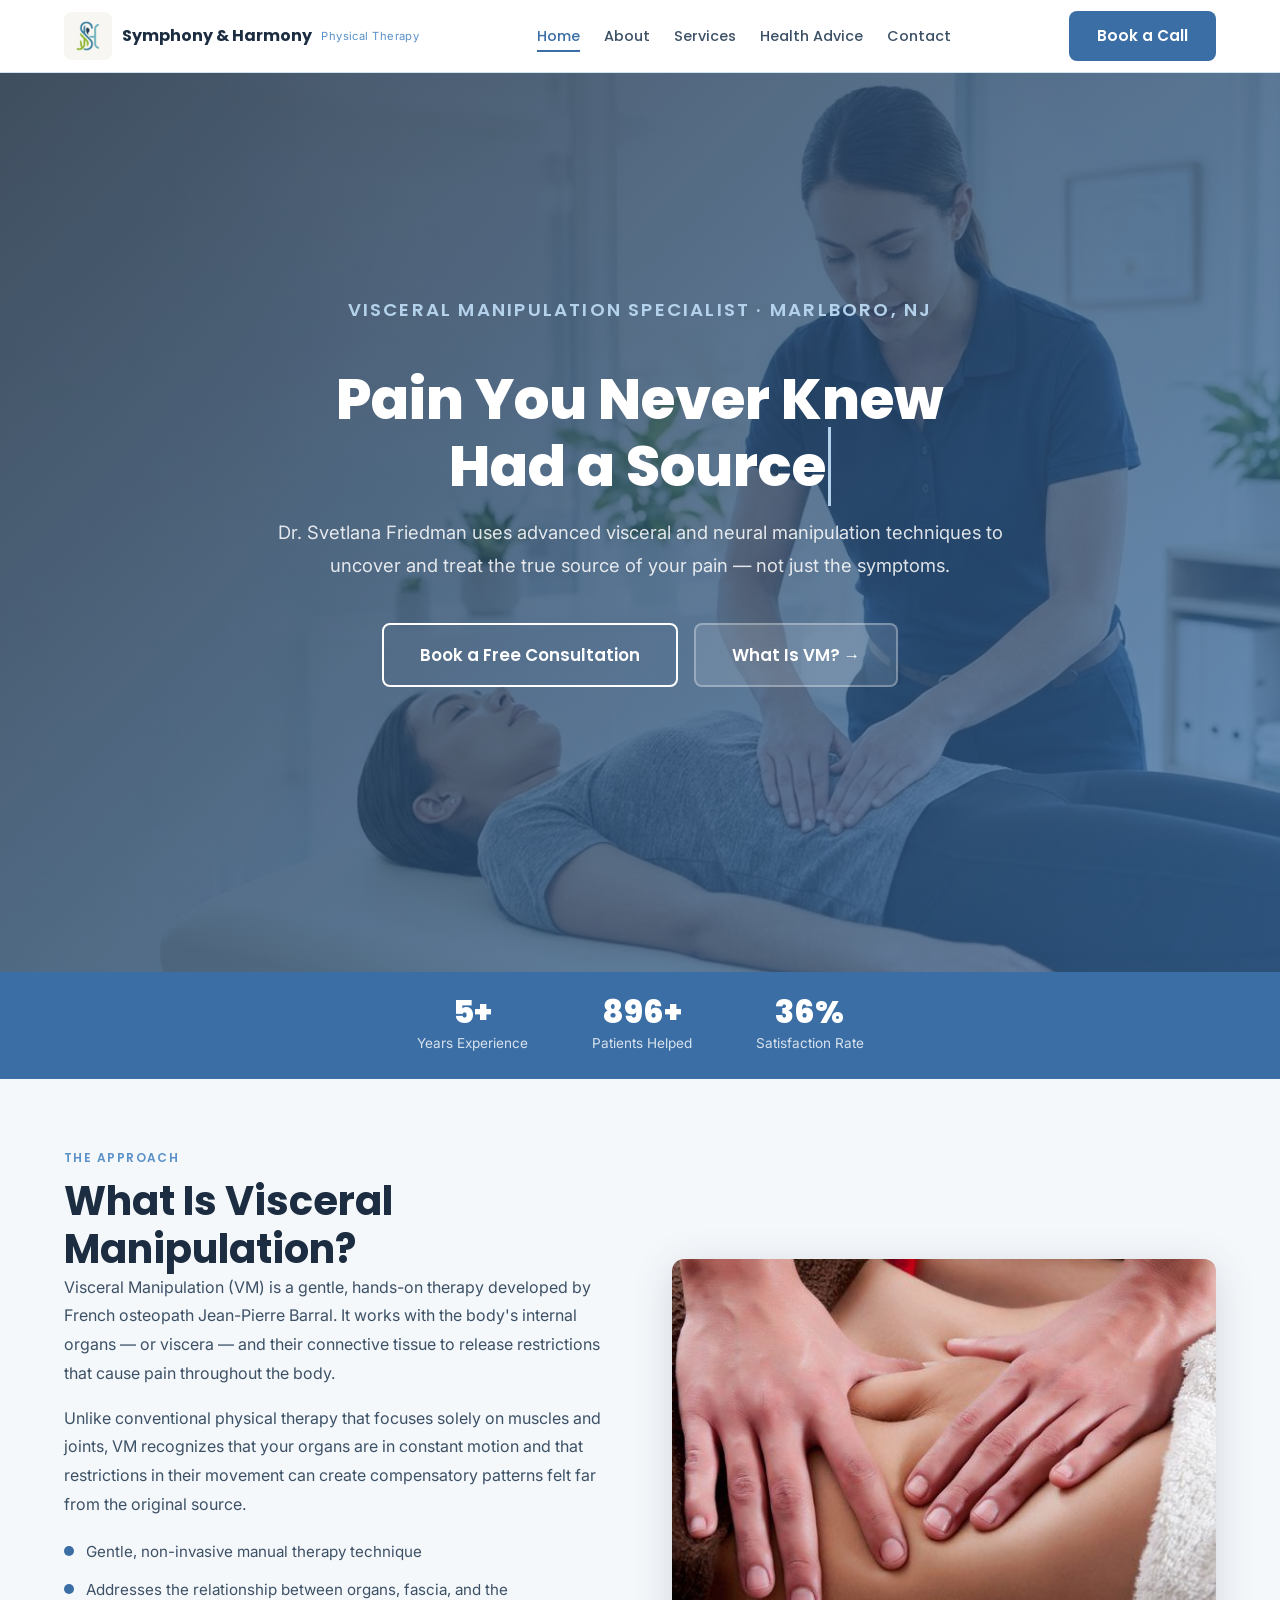
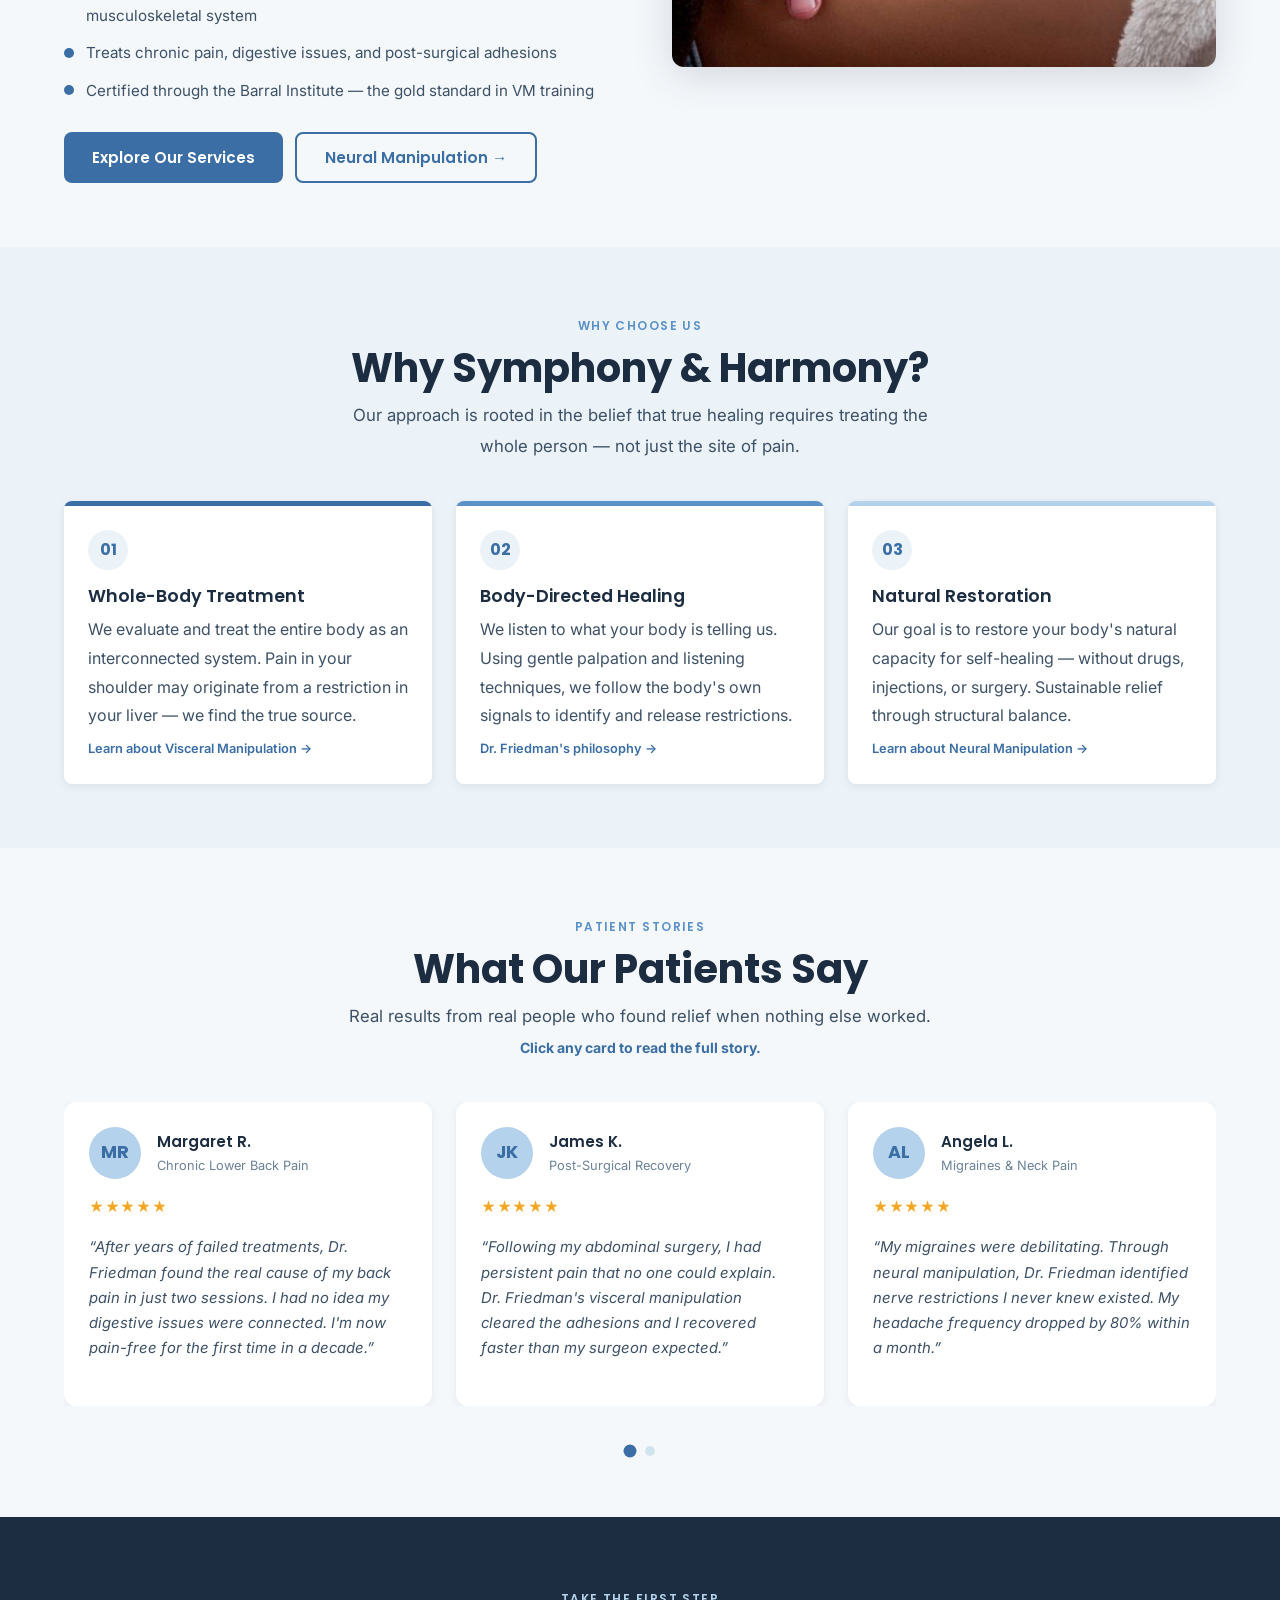
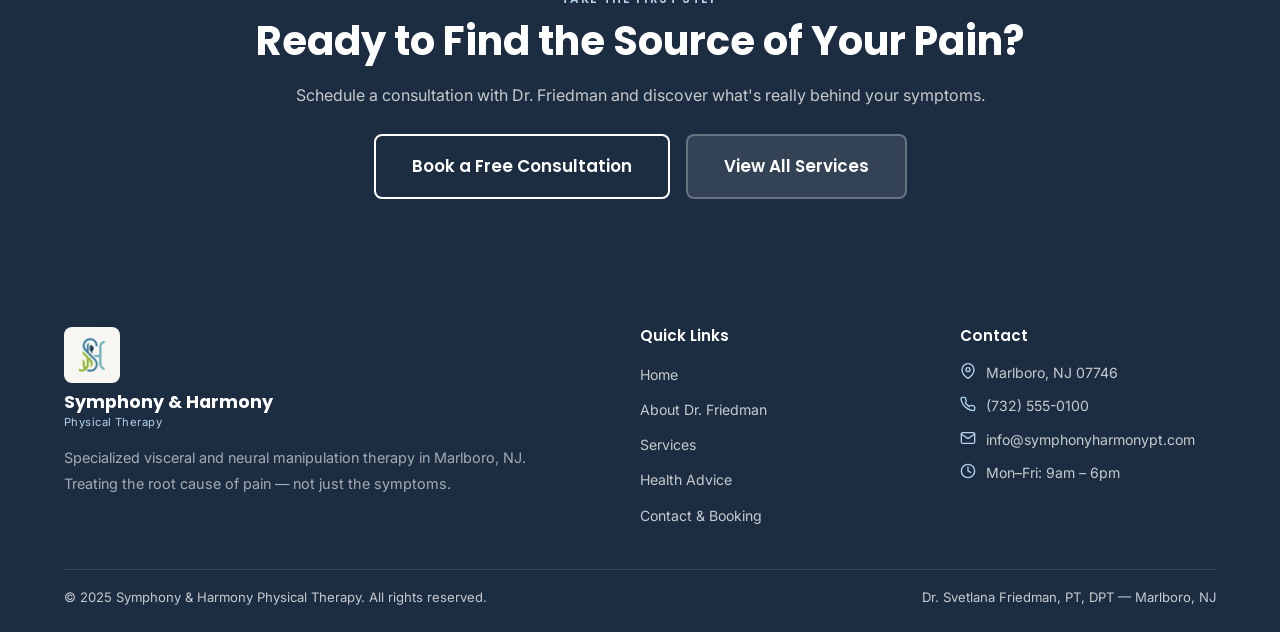
<file: index.html>
<!DOCTYPE html>
<html lang="en">
<head>
  <meta charset="UTF-8" />
  <meta name="viewport" content="width=device-width, initial-scale=1.0" />
  <title>Symphony & Harmony Physical Therapy — Home</title>
  <meta name="description" content="Dr. Svetlana Friedman, PT, DPT — Visceral Manipulation Specialist in Marlboro, NJ. Whole-body physical therapy that addresses the root cause of your pain." />
  <link rel="stylesheet" href="css/styles.css" />
</head>
<body>

  <nav class="navbar" role="navigation" aria-label="Main navigation">
    <div class="container">
      <a href="index.html" class="nav-logo" aria-label="Symphony & Harmony Physical Therapy Home">
        <img src="images/logo.jpg" alt="Symphony & Harmony logo" class="nav-logo__img" />
        <span class="nav-logo__name">Symphony &amp; Harmony</span>
        <span class="nav-logo__sub">Physical Therapy</span>
      </a>
      <button class="nav-toggle" aria-label="Toggle navigation menu" aria-expanded="false">
        <span></span><span></span><span></span>
      </button>
      <ul class="nav-links" role="list">
        <li><a href="index.html" class="active">Home</a></li>
        <li><a href="about.html">About</a></li>
        <li><a href="services.html">Services</a></li>
        <li><a href="health.html">Health Advice</a></li>
        <li><a href="contact.html">Contact</a></li>
      </ul>
      <a href="contact.html" class="btn btn--primary nav-cta">Book a Call</a>
    </div>
  </nav>

  <!-- ══════════════════════════════════════════
       FULLSCREEN HERO
  ══════════════════════════════════════════ -->
  <section class="hero hero--fullscreen" aria-label="Hero">
    <div class="hero__bg">
      <img src="images/home.jpg" alt="Symphony & Harmony clinic" />
    </div>
    <div class="hero__overlay" aria-hidden="true"></div>
    <div class="hero__content fade-in">
      <p class="section__eyebrow" style="color:var(--light-blue);">Visceral Manipulation Specialist · Marlboro, NJ</p>
      <h1>Pain You Never Knew<br>Had a <span class="typewriter hero-typewriter" data-words="Source,Solution,Name,Answer"></span></h1>
      <p>Dr. Svetlana Friedman uses advanced visceral and neural manipulation techniques to uncover and treat the true source of your pain — not just the symptoms.</p>
      <div style="display:flex;gap:1rem;justify-content:center;flex-wrap:wrap;">
        <a href="contact.html" class="btn btn--outline btn--lg">Book a Free Consultation</a>
        <button class="btn btn--lg" style="background:rgba(255,255,255,0.12);color:#fff;border:2px solid rgba(255,255,255,0.3);" data-modal="vm">What Is VM? →</button>
      </div>
    </div>

    
  </section>

  <!-- ══════════════════════════════════════════
       STATS BAR
  ══════════════════════════════════════════ -->
  <div class="stats-bar" id="stats-section" aria-label="Practice statistics">
    <div class="container">
      <div class="stat-item fade-in" data-tooltip="Over 15 years in clinical practice">
        <div class="stat-item__number">15+</div>
        <div class="stat-item__label">Years Experience</div>
      </div>
      <div class="stat-item fade-in fade-in--delay-1" data-tooltip="Patients who found relief when nothing else worked">
        <div class="stat-item__number">2,400+</div>
        <div class="stat-item__label">Patients Helped</div>
      </div>
      <div class="stat-item fade-in fade-in--delay-2" data-tooltip="Reported improvement after treatment">
        <div class="stat-item__number">98%</div>
        <div class="stat-item__label">Satisfaction Rate</div>
      </div>
    </div>
  </div>

  <!-- ══════════════════════════════════════════
       WHAT IS VISCERAL MANIPULATION
  ══════════════════════════════════════════ -->
  <section class="section" id="visceral-manipulation" aria-labelledby="vm-heading">
    <div class="container">
      <div class="two-col">
        <div class="slide-in-left">
          <span class="section__eyebrow">The Approach</span>
          <h2 id="vm-heading">What Is Visceral Manipulation?</h2>
          <p>Visceral Manipulation (VM) is a gentle, hands-on therapy developed by French osteopath Jean-Pierre Barral. It works with the body's internal organs — or viscera — and their connective tissue to release restrictions that cause pain throughout the body.</p>
          <p style="margin-top:1rem;">Unlike conventional physical therapy that focuses solely on muscles and joints, VM recognizes that your organs are in constant motion and that restrictions in their movement can create compensatory patterns felt far from the original source.</p>
          <ul class="dot-list" style="margin-top:1.25rem;">
            <li>Gentle, non-invasive manual therapy technique</li>
            <li>Addresses the relationship between organs, fascia, and the musculoskeletal system</li>
            <li>Treats chronic pain, digestive issues, and post-surgical adhesions</li>
            <li>Certified through the Barral Institute — the gold standard in VM training</li>
          </ul>
          <div style="display:flex;gap:0.75rem;flex-wrap:wrap;margin-top:1.75rem;">
            <a href="services.html" class="btn btn--primary">Explore Our Services</a>
            <button class="btn btn--outline-navy" data-modal="nm" data-tooltip="Learn about Neural Manipulation">Neural Manipulation →</button>
          </div>
        </div>
        <div class="slide-in-right">
          <img src="images/visceral-manipulation.jpg" alt="Visceral Manipulation demonstration" style="width:100%; aspect-ratio:4/3; border-radius:var(--radius-lg); object-fit:cover; box-shadow:var(--shadow-lg);" />
        </div>
      </div>
    </div>
  </section>

  <!-- ══════════════════════════════════════════
       WHY SYMPHONY & HARMONY
  ══════════════════════════════════════════ -->
  <section class="section section--alt" id="why-us" aria-labelledby="why-heading">
    <div class="container">
      <div class="section__header fade-in">
        <span class="section__eyebrow">Why Choose Us</span>
        <h2 id="why-heading">Why Symphony &amp; Harmony?</h2>
        <p>Our approach is rooted in the belief that true healing requires treating the whole person — not just the site of pain.</p>
      </div>
      <div class="why-cards">
        <div class="why-card scale-in" data-tooltip="Click to learn more" data-modal="vm">
          <div class="why-card__accent"></div>
          <div class="why-card__body">
            <div class="why-card__badge">01</div>
            <h3>Whole-Body Treatment</h3>
            <p>We evaluate and treat the entire body as an interconnected system. Pain in your shoulder may originate from a restriction in your liver — we find the true source.</p>
            <span style="font-size:0.8rem;color:var(--primary);font-weight:600;margin-top:0.5rem;display:block;">Learn about Visceral Manipulation →</span>
          </div>
        </div>
        <div class="why-card scale-in" style="transition-delay:0.1s;" data-tooltip="Click to learn more" data-modal="dr">
          <div class="why-card__accent" style="background:var(--medium-blue);"></div>
          <div class="why-card__body">
            <div class="why-card__badge">02</div>
            <h3>Body-Directed Healing</h3>
            <p>We listen to what your body is telling us. Using gentle palpation and listening techniques, we follow the body's own signals to identify and release restrictions.</p>
            <span style="font-size:0.8rem;color:var(--primary);font-weight:600;margin-top:0.5rem;display:block;">Dr. Friedman's philosophy →</span>
          </div>
        </div>
        <div class="why-card scale-in" style="transition-delay:0.2s;" data-tooltip="Click to learn more" data-modal="nm">
          <div class="why-card__accent" style="background:var(--light-blue);"></div>
          <div class="why-card__body">
            <div class="why-card__badge">03</div>
            <h3>Natural Restoration</h3>
            <p>Our goal is to restore your body's natural capacity for self-healing — without drugs, injections, or surgery. Sustainable relief through structural balance.</p>
            <span style="font-size:0.8rem;color:var(--primary);font-weight:600;margin-top:0.5rem;display:block;">Learn about Neural Manipulation →</span>
          </div>
        </div>
      </div>
    </div>
  </section>

  <!-- ══════════════════════════════════════════
       TESTIMONIALS
  ══════════════════════════════════════════ -->
  <section class="section testimonials" id="testimonials" aria-labelledby="testimonials-heading">
    <div class="container">
      <div class="section__header fade-in">
        <span class="section__eyebrow">Patient Stories</span>
        <h2 id="testimonials-heading">What Our Patients Say</h2>
        <p>Real results from real people who found relief when nothing else worked. <strong style="color:var(--primary);font-size:0.88rem;">Click any card to read the full story.</strong></p>
      </div>

      <div class="testimonial-track-wrap fade-in">
        <div class="testimonial-track">

          <div class="testimonial-card" style="cursor:pointer;" data-tooltip="Click to expand">
            <div class="testimonial-card__header">
              <div class="testimonial-avatar" aria-hidden="true">MR</div>
              <div><div class="testimonial-card__name">Margaret R.</div><div class="testimonial-card__condition">Chronic Lower Back Pain</div></div>
            </div>
            <div class="stars" aria-label="5 out of 5 stars">★★★★★</div>
            <p class="testimonial-card__quote">After years of failed treatments, Dr. Friedman found the real cause of my back pain in just two sessions. I had no idea my digestive issues were connected. I'm now pain-free for the first time in a decade.</p>
          </div>

          <div class="testimonial-card" style="cursor:pointer;" data-tooltip="Click to expand">
            <div class="testimonial-card__header">
              <div class="testimonial-avatar" aria-hidden="true">JK</div>
              <div><div class="testimonial-card__name">James K.</div><div class="testimonial-card__condition">Post-Surgical Recovery</div></div>
            </div>
            <div class="stars" aria-label="5 out of 5 stars">★★★★★</div>
            <p class="testimonial-card__quote">Following my abdominal surgery, I had persistent pain that no one could explain. Dr. Friedman's visceral manipulation cleared the adhesions and I recovered faster than my surgeon expected.</p>
          </div>

          <div class="testimonial-card" style="cursor:pointer;" data-tooltip="Click to expand">
            <div class="testimonial-card__header">
              <div class="testimonial-avatar" aria-hidden="true">AL</div>
              <div><div class="testimonial-card__name">Angela L.</div><div class="testimonial-card__condition">Migraines &amp; Neck Pain</div></div>
            </div>
            <div class="stars" aria-label="5 out of 5 stars">★★★★★</div>
            <p class="testimonial-card__quote">My migraines were debilitating. Through neural manipulation, Dr. Friedman identified nerve restrictions I never knew existed. My headache frequency dropped by 80% within a month.</p>
          </div>

          <div class="testimonial-card" style="cursor:pointer;" data-tooltip="Click to expand">
            <div class="testimonial-card__header">
              <div class="testimonial-avatar" aria-hidden="true">DP</div>
              <div><div class="testimonial-card__name">David P.</div><div class="testimonial-card__condition">Hip &amp; Pelvic Pain</div></div>
            </div>
            <div class="stars" aria-label="5 out of 5 stars">★★★★★</div>
            <p class="testimonial-card__quote">I was told I needed hip replacement surgery. Dr. Friedman's whole-body approach revealed organ restrictions were pulling on my hip. After 6 sessions, I cancelled the surgery. Truly remarkable.</p>
          </div>

          <div class="testimonial-card" style="cursor:pointer;" data-tooltip="Click to expand">
            <div class="testimonial-card__header">
              <div class="testimonial-avatar" aria-hidden="true">SN</div>
              <div><div class="testimonial-card__name">Sandra N.</div><div class="testimonial-card__condition">IBS &amp; Abdominal Pain</div></div>
            </div>
            <div class="stars" aria-label="5 out of 5 stars">★★★★★</div>
            <p class="testimonial-card__quote">I struggled with IBS for 8 years. Dr. Friedman's gentle approach to visceral manipulation has given me my life back. My digestion has improved dramatically and the pain is gone.</p>
          </div>

          <div class="testimonial-card" style="cursor:pointer;" data-tooltip="Click to expand">
            <div class="testimonial-card__header">
              <div class="testimonial-avatar" aria-hidden="true">TC</div>
              <div><div class="testimonial-card__name">Thomas C.</div><div class="testimonial-card__condition">Shoulder &amp; Arm Pain</div></div>
            </div>
            <div class="stars" aria-label="5 out of 5 stars">★★★★★</div>
            <p class="testimonial-card__quote">My shoulder pain turned out to be connected to my liver. I was skeptical at first, but after treatment I had full range of motion back. Dr. Friedman is in a league of her own.</p>
          </div>

        </div>
      </div>

      <div class="carousel-controls fade-in">
        <button class="carousel-btn carousel-btn--prev" aria-label="Previous testimonials">
          <svg width="18" height="18" viewBox="0 0 24 24" fill="none" stroke="currentColor" stroke-width="2" stroke-linecap="round" stroke-linejoin="round" aria-hidden="true"><polyline points="15 18 9 12 15 6"/></svg>
        </button>
        <div class="carousel-dots" role="tablist" aria-label="Testimonial pages"></div>
        <button class="carousel-btn carousel-btn--next" aria-label="Next testimonials">
          <svg width="18" height="18" viewBox="0 0 24 24" fill="none" stroke="currentColor" stroke-width="2" stroke-linecap="round" stroke-linejoin="round" aria-hidden="true"><polyline points="9 18 15 12 9 6"/></svg>
        </button>
      </div>
    </div>
  </section>

  <!-- ══════════════════════════════════════════
       CTA STRIP
  ══════════════════════════════════════════ -->
  <section class="cta-strip" aria-label="Call to action">
    <div class="container fade-in">
      <span class="section__eyebrow" style="color:var(--light-blue);">Take the First Step</span>
      <h2>Ready to Find the Source of Your Pain?</h2>
      <p>Schedule a consultation with Dr. Friedman and discover what's really behind your symptoms.</p>
      <div style="display:flex;gap:1rem;justify-content:center;flex-wrap:wrap;">
        <a href="contact.html" class="btn btn--outline btn--lg">Book a Free Consultation</a>
        <a href="services.html" class="btn btn--lg" style="background:rgba(255,255,255,0.1);color:#fff;border:2px solid rgba(255,255,255,0.25);">View All Services</a>
      </div>
    </div>
  </section>

  <footer class="footer" role="contentinfo">
    <div class="container">
      <div class="footer__grid">
        <div class="footer__brand">
          <div class="nav-logo">
            <img src="images/logo.jpg" alt="Symphony & Harmony logo" class="nav-logo__img" />
            <span class="nav-logo__name">Symphony &amp; Harmony</span>
            <span class="nav-logo__sub">Physical Therapy</span>
          </div>
          <p>Specialized visceral and neural manipulation therapy in Marlboro, NJ. Treating the root cause of pain — not just the symptoms.</p>
        </div>
        <div class="footer__col">
          <h4>Quick Links</h4>
          <ul>
            <li><a href="index.html">Home</a></li>
            <li><a href="about.html">About Dr. Friedman</a></li>
            <li><a href="services.html">Services</a></li>
            <li><a href="health.html">Health Advice</a></li>
            <li><a href="contact.html">Contact &amp; Booking</a></li>
          </ul>
        </div>
        <div class="footer__col">
          <h4>Contact</h4>
          <div class="footer__contact-item">
            <svg width="16" height="16" viewBox="0 0 24 24" fill="none" stroke="currentColor" stroke-width="2" stroke-linecap="round" stroke-linejoin="round" aria-hidden="true"><path d="M21 10c0 7-9 13-9 13s-9-6-9-13a9 9 0 0 1 18 0z"/><circle cx="12" cy="10" r="3"/></svg>
            <span>Marlboro, NJ 07746</span>
          </div>
          <div class="footer__contact-item">
            <svg width="16" height="16" viewBox="0 0 24 24" fill="none" stroke="currentColor" stroke-width="2" stroke-linecap="round" stroke-linejoin="round" aria-hidden="true"><path d="M22 16.92v3a2 2 0 0 1-2.18 2 19.79 19.79 0 0 1-8.63-3.07A19.5 19.5 0 0 1 4.69 13a19.79 19.79 0 0 1-3.07-8.67A2 2 0 0 1 3.6 2h3a2 2 0 0 1 2 1.72c.127.96.361 1.903.7 2.81a2 2 0 0 1-.45 2.11L8.09 9.91a16 16 0 0 0 6 6l1.27-1.27a2 2 0 0 1 2.11-.45c.907.339 1.85.573 2.81.7A2 2 0 0 1 22 16.92z"/></svg>
            <span>(732) 555-0100</span>
          </div>
          <div class="footer__contact-item">
            <svg width="16" height="16" viewBox="0 0 24 24" fill="none" stroke="currentColor" stroke-width="2" stroke-linecap="round" stroke-linejoin="round" aria-hidden="true"><path d="M4 4h16c1.1 0 2 .9 2 2v12c0 1.1-.9 2-2 2H4c-1.1 0-2-.9-2-2V6c0-1.1.9-2 2-2z"/><polyline points="22,6 12,13 2,6"/></svg>
            <span>info@symphonyharmonypt.com</span>
          </div>
          <div class="footer__contact-item">
            <svg width="16" height="16" viewBox="0 0 24 24" fill="none" stroke="currentColor" stroke-width="2" stroke-linecap="round" stroke-linejoin="round" aria-hidden="true"><circle cx="12" cy="12" r="10"/><polyline points="12 6 12 12 16 14"/></svg>
            <span>Mon–Fri: 9am – 6pm</span>
          </div>
        </div>
      </div>
      <div class="footer__bottom">
        <span>&copy; 2025 Symphony &amp; Harmony Physical Therapy. All rights reserved.</span>
        <span>Dr. Svetlana Friedman, PT, DPT — Marlboro, NJ</span>
      </div>
    </div>
  </footer>

  <!-- Hero typewriter cursor blink -->
  <style>
    .hero-typewriter { border-right: 3px solid var(--light-blue); padding-right: 2px; animation: blink-cursor 0.8s step-end infinite; }
    @keyframes blink-cursor { 0%,100%{border-color:var(--light-blue);} 50%{border-color:transparent;} }
  </style>

  <script src="https://code.jquery.com/jquery-3.6.4.min.js"></script>
  <script src="js/main.js"></script>
</body>
</html>
</file>
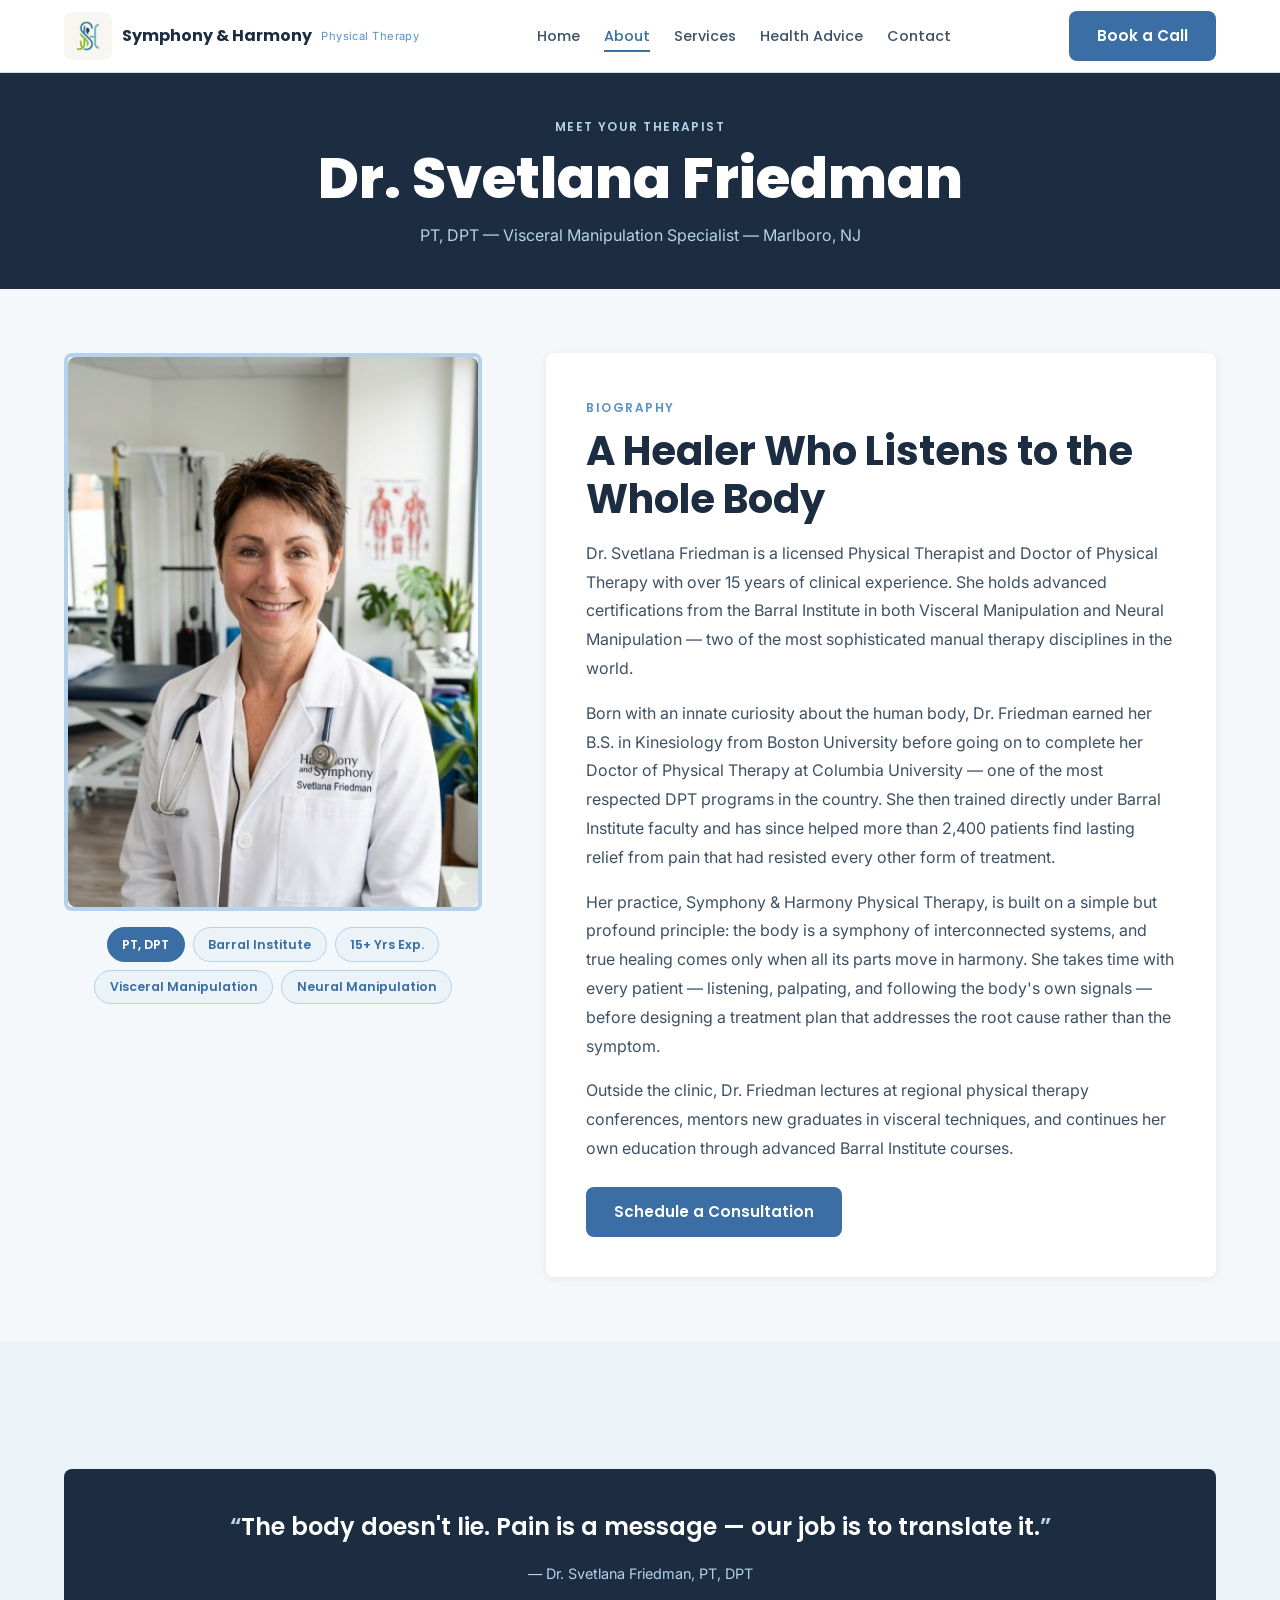
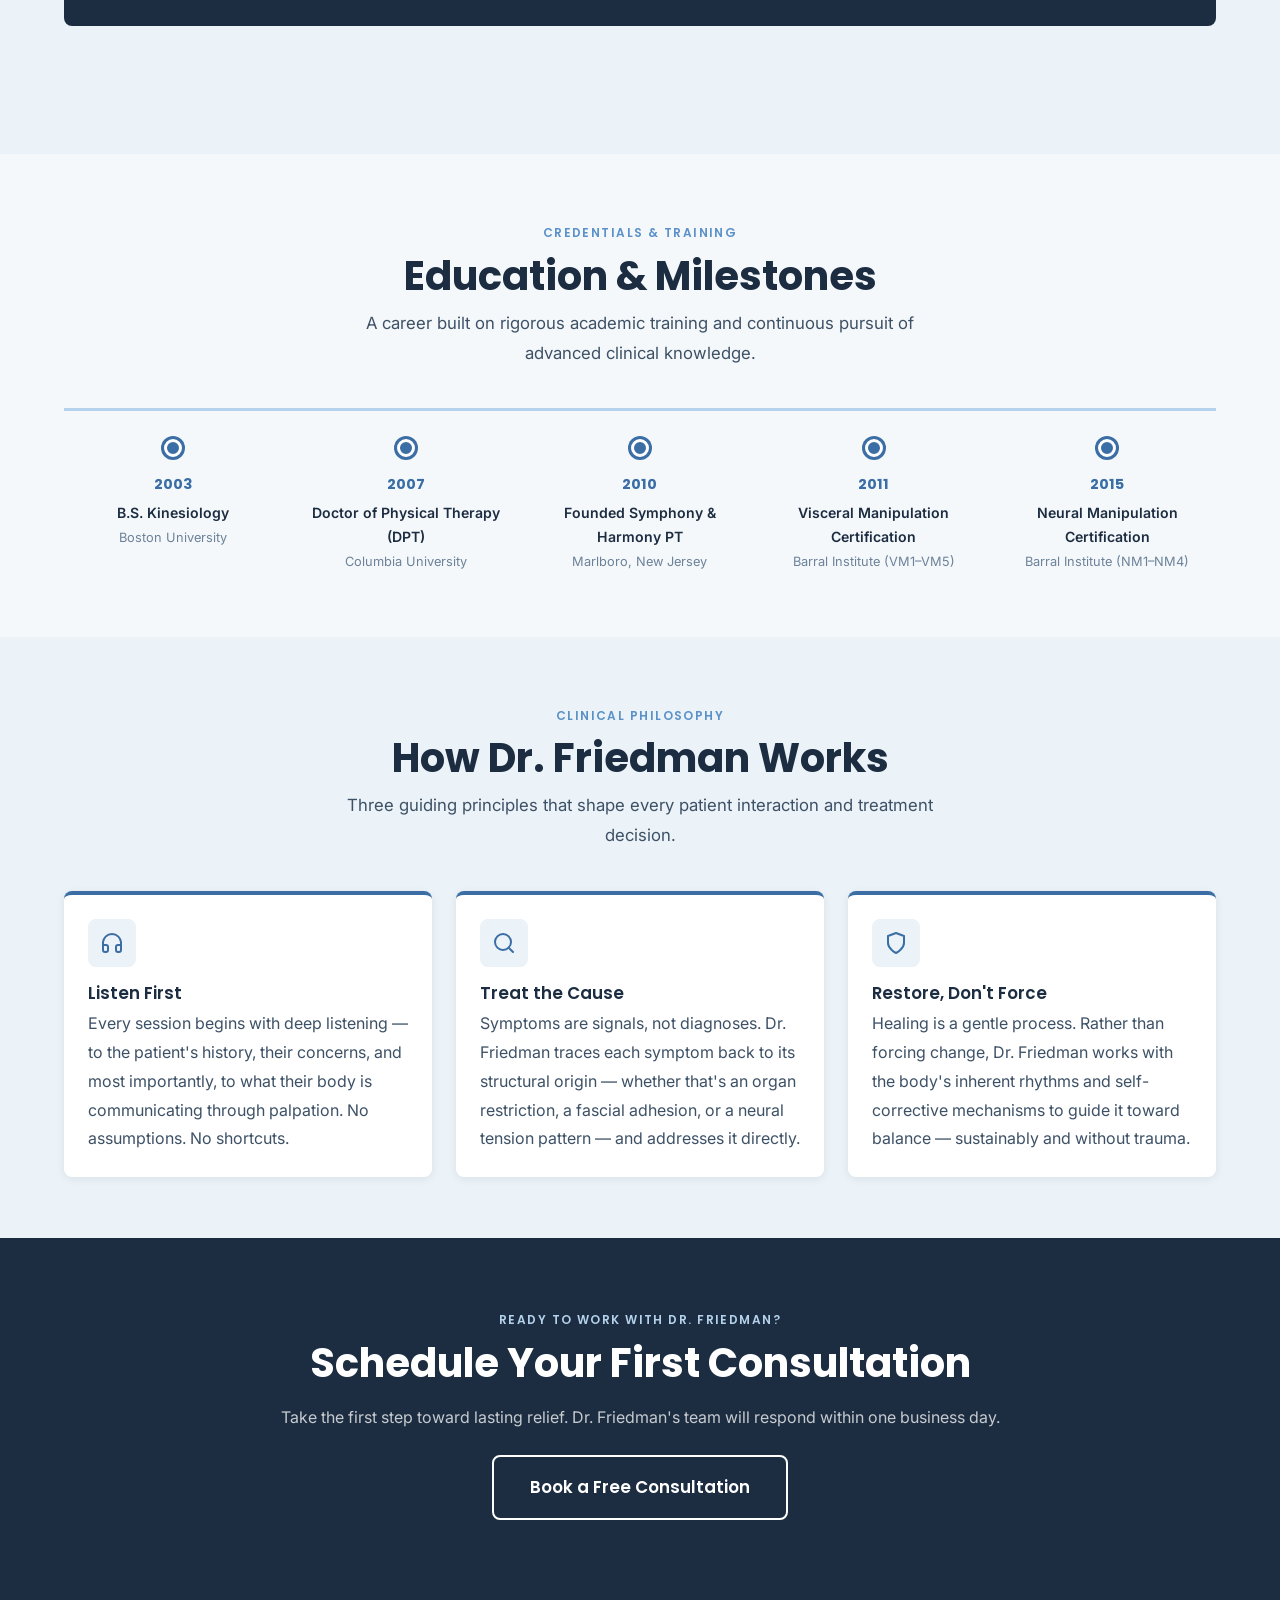
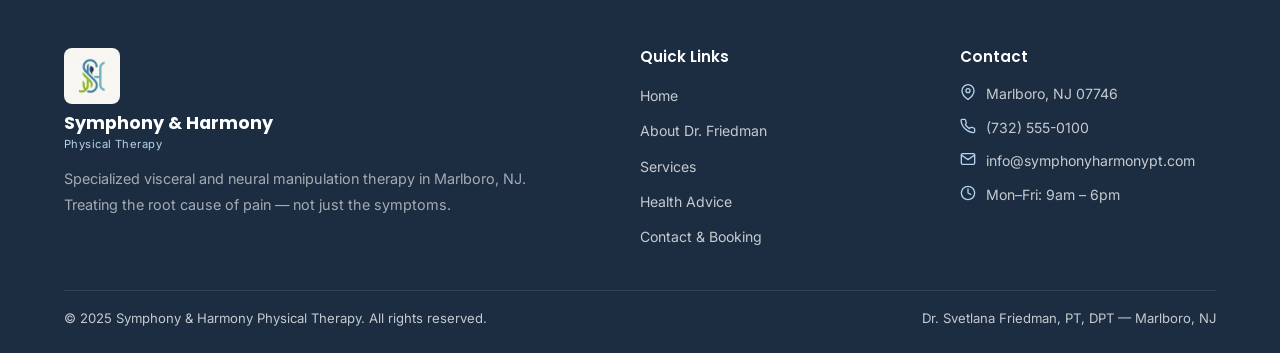
<file: about.html>
<!DOCTYPE html>
<html lang="en">
<head>
  <meta charset="UTF-8" />
  <meta name="viewport" content="width=device-width, initial-scale=1.0" />
  <title>About Dr. Friedman — Symphony & Harmony Physical Therapy</title>
  <meta name="description" content="Learn about Dr. Svetlana Friedman, PT, DPT — Visceral Manipulation Specialist with 15+ years of experience in Marlboro, NJ." />
  <link rel="stylesheet" href="css/styles.css" />
</head>
<body>

  <nav class="navbar" role="navigation" aria-label="Main navigation">
    <div class="container">
      <a href="index.html" class="nav-logo" aria-label="Symphony & Harmony Physical Therapy Home">
        <img src="images/logo.jpg" alt="Symphony & Harmony logo" class="nav-logo__img" />
        <span class="nav-logo__name">Symphony &amp; Harmony</span>
        <span class="nav-logo__sub">Physical Therapy</span>
      </a>
      <button class="nav-toggle" aria-label="Toggle navigation menu" aria-expanded="false">
        <span></span><span></span><span></span>
      </button>
      <ul class="nav-links" role="list">
        <li><a href="index.html">Home</a></li>
        <li><a href="about.html" class="active">About</a></li>
        <li><a href="services.html">Services</a></li>
        <li><a href="health.html">Health Advice</a></li>
        <li><a href="contact.html">Contact</a></li>
      </ul>
      <a href="contact.html" class="btn btn--primary nav-cta">Book a Call</a>
    </div>
  </nav>

  <section class="hero-strip" aria-label="Page header">
    <div class="container">
      <span class="section__eyebrow" style="color:var(--light-blue);">Meet Your Therapist</span>
      <h1>Dr. Svetlana Friedman</h1>
      <p>PT, DPT &mdash; Visceral Manipulation Specialist &mdash; Marlboro, NJ</p>
    </div>
  </section>

  <!-- PHOTO + BIO -->
  <section class="section" aria-labelledby="bio-heading">
    <div class="container">
      <div class="about-bio">
        <div class="about-photo-wrap fade-in">
          <div class="about-photo">
            <img src="images/Professional Photo.png" alt="Dr. Svetlana Friedman" style="width:100%;height:100%;min-height:420px;object-fit:cover;border-radius:var(--radius);" />
          </div>
          <div class="credential-pills">
            <span class="pill pill--accent">PT, DPT</span>
            <span class="pill">Barral Institute</span>
            <span class="pill">15+ Yrs Exp.</span>
            <span class="pill">Visceral Manipulation</span>
            <span class="pill">Neural Manipulation</span>
          </div>
        </div>

        <div class="bio-card fade-in fade-in--delay-1">
          <span class="section__eyebrow">Biography</span>
          <h2 id="bio-heading" style="margin-bottom:1rem;">A Healer Who Listens to the Whole Body</h2>
          <p>Dr. Svetlana Friedman is a licensed Physical Therapist and Doctor of Physical Therapy with over 15 years of clinical experience. She holds advanced certifications from the Barral Institute in both Visceral Manipulation and Neural Manipulation — two of the most sophisticated manual therapy disciplines in the world.</p>
          <p>Born with an innate curiosity about the human body, Dr. Friedman earned her B.S. in Kinesiology from Boston University before going on to complete her Doctor of Physical Therapy at Columbia University — one of the most respected DPT programs in the country. She then trained directly under Barral Institute faculty and has since helped more than 2,400 patients find lasting relief from pain that had resisted every other form of treatment.</p>
          <p>Her practice, Symphony &amp; Harmony Physical Therapy, is built on a simple but profound principle: the body is a symphony of interconnected systems, and true healing comes only when all its parts move in harmony. She takes time with every patient — listening, palpating, and following the body's own signals — before designing a treatment plan that addresses the root cause rather than the symptom.</p>
          <p>Outside the clinic, Dr. Friedman lectures at regional physical therapy conferences, mentors new graduates in visceral techniques, and continues her own education through advanced Barral Institute courses.</p>
          <a href="contact.html" class="btn btn--primary" style="margin-top:1.5rem;">Schedule a Consultation</a>
        </div>
      </div>
    </div>
  </section>

  <!-- PULL QUOTE -->
  <section class="section section--alt" aria-label="Dr. Friedman's philosophy quote">
    <div class="container">
      <div class="pull-quote fade-in">
        <p class="pull-quote__text">The body doesn't lie. Pain is a message &mdash; our job is to translate it.</p>
        <p class="pull-quote__attr">&mdash; Dr. Svetlana Friedman, PT, DPT</p>
      </div>
    </div>
  </section>

  <!-- EDUCATION TIMELINE -->
  <section class="section" aria-labelledby="education-heading">
    <div class="container">
      <div class="section__header fade-in">
        <span class="section__eyebrow">Credentials &amp; Training</span>
        <h2 id="education-heading">Education &amp; Milestones</h2>
        <p>A career built on rigorous academic training and continuous pursuit of advanced clinical knowledge.</p>
      </div>

      <div class="timeline fade-in">

        <div class="timeline-item">
          <div class="timeline-dot" aria-hidden="true"></div>
          <div class="timeline-item__content">
            <div class="timeline-item__year">2003</div>
            <div class="timeline-item__degree">B.S. Kinesiology</div>
            <div class="timeline-item__inst">Boston University</div>
          </div>
        </div>

        <div class="timeline-item">
          <div class="timeline-dot" aria-hidden="true"></div>
          <div class="timeline-item__content">
            <div class="timeline-item__year">2007</div>
            <div class="timeline-item__degree">Doctor of Physical Therapy (DPT)</div>
            <div class="timeline-item__inst">Columbia University</div>
          </div>
        </div>

        <div class="timeline-item">
          <div class="timeline-dot" aria-hidden="true"></div>
          <div class="timeline-item__content">
            <div class="timeline-item__year">2010</div>
            <div class="timeline-item__degree">Founded Symphony &amp; Harmony PT</div>
            <div class="timeline-item__inst">Marlboro, New Jersey</div>
          </div>
        </div>

        <div class="timeline-item">
          <div class="timeline-dot" aria-hidden="true"></div>
          <div class="timeline-item__content">
            <div class="timeline-item__year">2011</div>
            <div class="timeline-item__degree">Visceral Manipulation Certification</div>
            <div class="timeline-item__inst">Barral Institute (VM1–VM5)</div>
          </div>
        </div>

        <div class="timeline-item">
          <div class="timeline-dot" aria-hidden="true"></div>
          <div class="timeline-item__content">
            <div class="timeline-item__year">2015</div>
            <div class="timeline-item__degree">Neural Manipulation Certification</div>
            <div class="timeline-item__inst">Barral Institute (NM1–NM4)</div>
          </div>
        </div>

      </div>
    </div>
  </section>

  <!-- PHILOSOPHY CARDS -->
  <section class="section section--alt" aria-labelledby="philosophy-heading">
    <div class="container">
      <div class="section__header fade-in">
        <span class="section__eyebrow">Clinical Philosophy</span>
        <h2 id="philosophy-heading">How Dr. Friedman Works</h2>
        <p>Three guiding principles that shape every patient interaction and treatment decision.</p>
      </div>

      <div class="philosophy-cards">
        <div class="philosophy-card fade-in">
          <div class="philosophy-card__icon" aria-hidden="true">
            <svg width="24" height="24" viewBox="0 0 24 24" fill="none" stroke="currentColor" stroke-width="2" stroke-linecap="round" stroke-linejoin="round"><path d="M3 18v-6a9 9 0 0 1 18 0v6"/><path d="M21 19a2 2 0 0 1-2 2h-1a2 2 0 0 1-2-2v-3a2 2 0 0 1 2-2h3zM3 19a2 2 0 0 0 2 2h1a2 2 0 0 0 2-2v-3a2 2 0 0 0-2-2H3z"/></svg>
          </div>
          <h3>Listen First</h3>
          <p>Every session begins with deep listening — to the patient's history, their concerns, and most importantly, to what their body is communicating through palpation. No assumptions. No shortcuts.</p>
        </div>

        <div class="philosophy-card fade-in fade-in--delay-1">
          <div class="philosophy-card__icon" aria-hidden="true">
            <svg width="24" height="24" viewBox="0 0 24 24" fill="none" stroke="currentColor" stroke-width="2" stroke-linecap="round" stroke-linejoin="round"><circle cx="11" cy="11" r="8"/><line x1="21" y1="21" x2="16.65" y2="16.65"/></svg>
          </div>
          <h3>Treat the Cause</h3>
          <p>Symptoms are signals, not diagnoses. Dr. Friedman traces each symptom back to its structural origin — whether that's an organ restriction, a fascial adhesion, or a neural tension pattern — and addresses it directly.</p>
        </div>

        <div class="philosophy-card fade-in fade-in--delay-2">
          <div class="philosophy-card__icon" aria-hidden="true">
            <svg width="24" height="24" viewBox="0 0 24 24" fill="none" stroke="currentColor" stroke-width="2" stroke-linecap="round" stroke-linejoin="round"><path d="M12 22s8-4 8-10V5l-8-3-8 3v7c0 6 8 10 8 10z"/></svg>
          </div>
          <h3>Restore, Don't Force</h3>
          <p>Healing is a gentle process. Rather than forcing change, Dr. Friedman works with the body's inherent rhythms and self-corrective mechanisms to guide it toward balance — sustainably and without trauma.</p>
        </div>
      </div>
    </div>
  </section>

  <!-- CTA -->
  <section class="cta-strip" aria-label="Call to action">
    <div class="container fade-in">
      <span class="section__eyebrow" style="color:var(--light-blue);">Ready to Work with Dr. Friedman?</span>
      <h2>Schedule Your First Consultation</h2>
      <p>Take the first step toward lasting relief. Dr. Friedman's team will respond within one business day.</p>
      <a href="contact.html" class="btn btn--outline btn--lg">Book a Free Consultation</a>
    </div>
  </section>

  <footer class="footer" role="contentinfo">
    <div class="container">
      <div class="footer__grid">
        <div class="footer__brand">
          <div class="nav-logo">
            <img src="images/logo.jpg" alt="Symphony & Harmony logo" class="nav-logo__img" />
            <span class="nav-logo__name">Symphony &amp; Harmony</span>
            <span class="nav-logo__sub">Physical Therapy</span>
          </div>
          <p>Specialized visceral and neural manipulation therapy in Marlboro, NJ. Treating the root cause of pain — not just the symptoms.</p>
        </div>
        <div class="footer__col">
          <h4>Quick Links</h4>
          <ul>
            <li><a href="index.html">Home</a></li>
            <li><a href="about.html">About Dr. Friedman</a></li>
            <li><a href="services.html">Services</a></li>
            <li><a href="health.html">Health Advice</a></li>
            <li><a href="contact.html">Contact &amp; Booking</a></li>
          </ul>
        </div>
        <div class="footer__col">
          <h4>Contact</h4>
          <div class="footer__contact-item">
            <svg width="16" height="16" viewBox="0 0 24 24" fill="none" stroke="currentColor" stroke-width="2" stroke-linecap="round" stroke-linejoin="round" aria-hidden="true"><path d="M21 10c0 7-9 13-9 13s-9-6-9-13a9 9 0 0 1 18 0z"/><circle cx="12" cy="10" r="3"/></svg>
            <span>Marlboro, NJ 07746</span>
          </div>
          <div class="footer__contact-item">
            <svg width="16" height="16" viewBox="0 0 24 24" fill="none" stroke="currentColor" stroke-width="2" stroke-linecap="round" stroke-linejoin="round" aria-hidden="true"><path d="M22 16.92v3a2 2 0 0 1-2.18 2 19.79 19.79 0 0 1-8.63-3.07A19.5 19.5 0 0 1 4.69 13a19.79 19.79 0 0 1-3.07-8.67A2 2 0 0 1 3.6 2h3a2 2 0 0 1 2 1.72c.127.96.361 1.903.7 2.81a2 2 0 0 1-.45 2.11L8.09 9.91a16 16 0 0 0 6 6l1.27-1.27a2 2 0 0 1 2.11-.45c.907.339 1.85.573 2.81.7A2 2 0 0 1 22 16.92z"/></svg>
            <span>(732) 555-0100</span>
          </div>
          <div class="footer__contact-item">
            <svg width="16" height="16" viewBox="0 0 24 24" fill="none" stroke="currentColor" stroke-width="2" stroke-linecap="round" stroke-linejoin="round" aria-hidden="true"><path d="M4 4h16c1.1 0 2 .9 2 2v12c0 1.1-.9 2-2 2H4c-1.1 0-2-.9-2-2V6c0-1.1.9-2 2-2z"/><polyline points="22,6 12,13 2,6"/></svg>
            <span>info@symphonyharmonypt.com</span>
          </div>
          <div class="footer__contact-item">
            <svg width="16" height="16" viewBox="0 0 24 24" fill="none" stroke="currentColor" stroke-width="2" stroke-linecap="round" stroke-linejoin="round" aria-hidden="true"><circle cx="12" cy="12" r="10"/><polyline points="12 6 12 12 16 14"/></svg>
            <span>Mon–Fri: 9am – 6pm</span>
          </div>
        </div>
      </div>
      <div class="footer__bottom">
        <span>&copy; 2025 Symphony &amp; Harmony Physical Therapy. All rights reserved.</span>
        <span>Dr. Svetlana Friedman, PT, DPT — Marlboro, NJ</span>
      </div>
    </div>
  </footer>

  <script src="https://code.jquery.com/jquery-3.6.4.min.js"></script>
  <script src="js/main.js"></script>
</body>
</html>
</file>
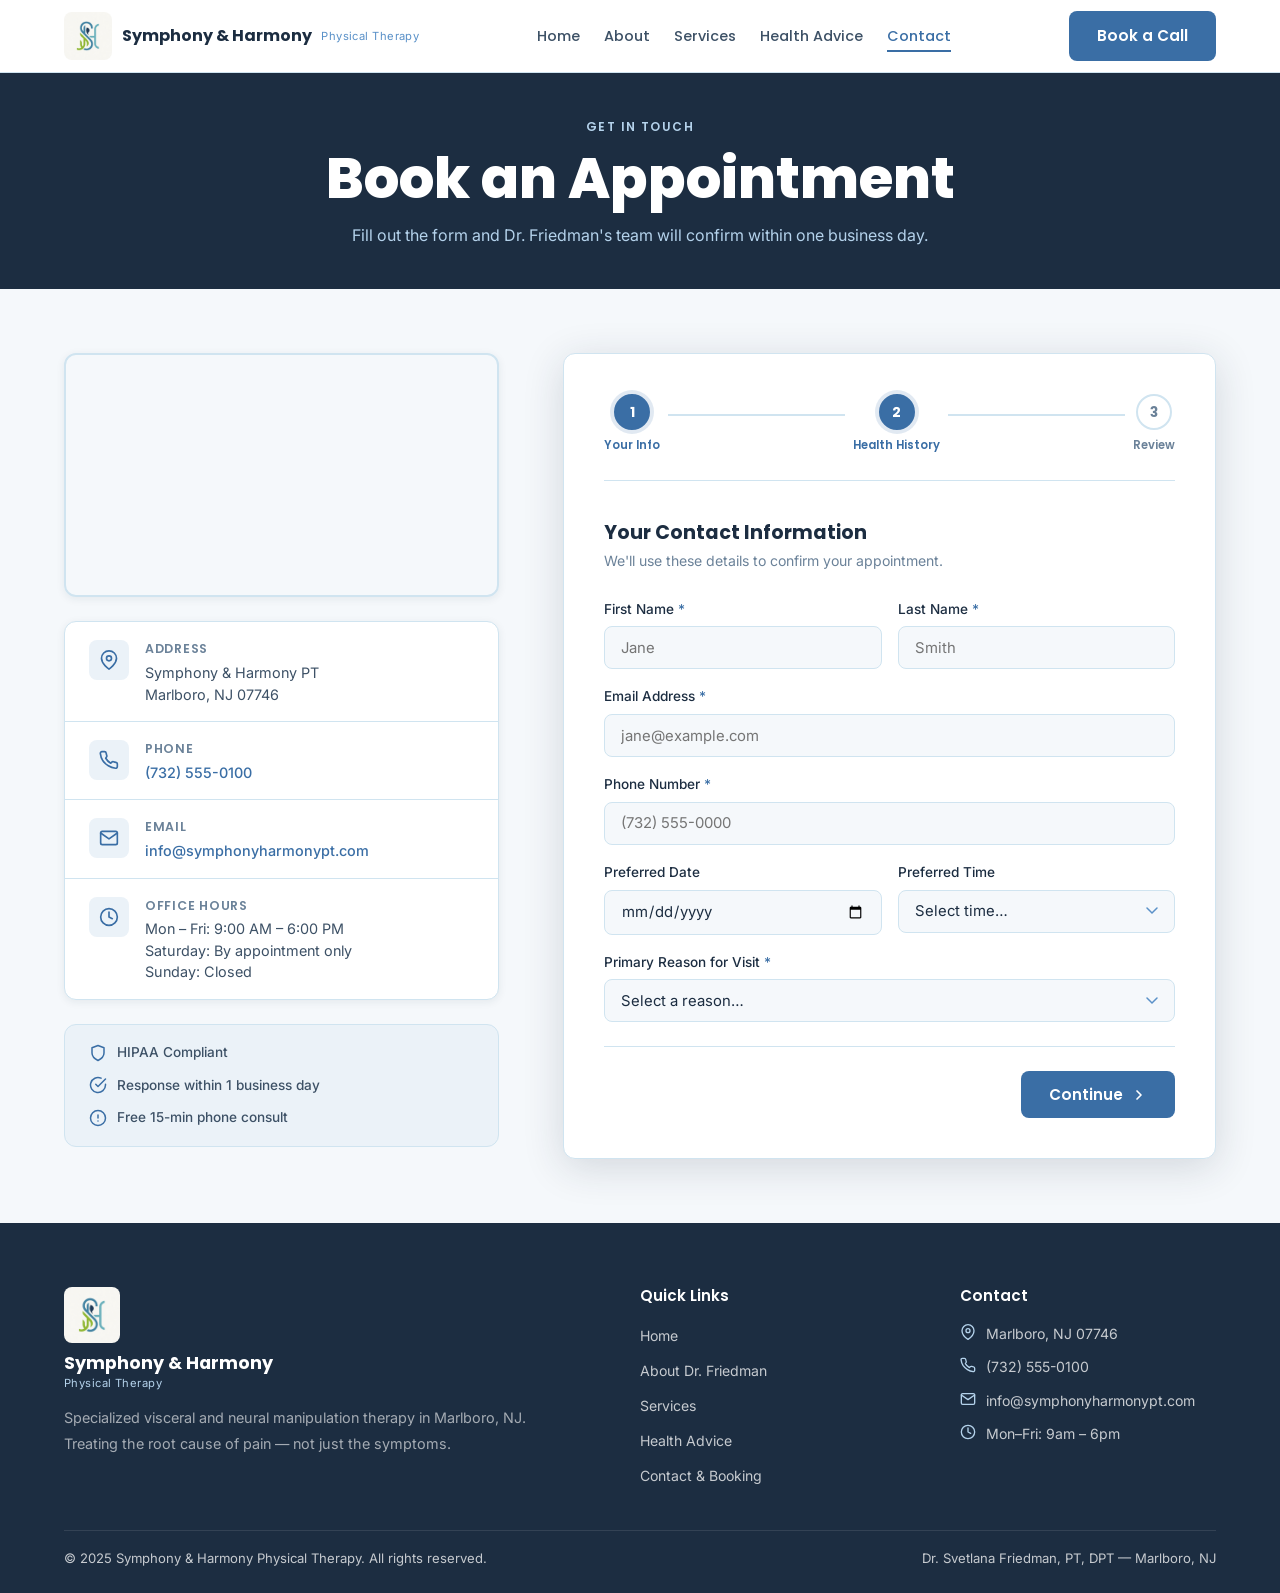
<file: contact.html>
<!DOCTYPE html>
<html lang="en">
<head>
  <meta charset="UTF-8" />
  <meta name="viewport" content="width=device-width, initial-scale=1.0" />
  <title>Contact & Book — Symphony & Harmony Physical Therapy</title>
  <meta name="description" content="Book an appointment with Dr. Svetlana Friedman, PT, DPT in Marlboro, NJ. Contact Symphony & Harmony Physical Therapy today." />
  <link rel="stylesheet" href="css/styles.css" />
  <!-- EmailJS SDK -->
</head>
<body>

  <nav class="navbar" role="navigation" aria-label="Main navigation">
    <div class="container">
      <a href="index.html" class="nav-logo" aria-label="Symphony & Harmony Physical Therapy Home">
        <img src="images/logo.jpg" alt="Symphony & Harmony logo" class="nav-logo__img" />
        <span class="nav-logo__name">Symphony &amp; Harmony</span>
        <span class="nav-logo__sub">Physical Therapy</span>
      </a>
      <button class="nav-toggle" aria-label="Toggle navigation menu" aria-expanded="false">
        <span></span><span></span><span></span>
      </button>
      <ul class="nav-links" role="list">
        <li><a href="index.html">Home</a></li>
        <li><a href="about.html">About</a></li>
        <li><a href="services.html">Services</a></li>
        <li><a href="health.html">Health Advice</a></li>
        <li><a href="contact.html" class="active">Contact</a></li>
      </ul>
      <a href="contact.html" class="btn btn--primary nav-cta">Book a Call</a>
    </div>
  </nav>

  <section class="hero-strip" aria-label="Page header">
    <div class="container">
      <span class="section__eyebrow" style="color:var(--light-blue);">Get in Touch</span>
      <h1>Book an Appointment</h1>
      <p>Fill out the form and Dr. Friedman's team will confirm within one business day.</p>
    </div>
  </section>

  <!-- ══════════════════════════════════════════
       CONTACT GRID
  ══════════════════════════════════════════ -->
  <section class="section" aria-labelledby="contact-heading">
    <div class="container">
      <h2 id="contact-heading" class="sr-only">Contact Information and Appointment Form</h2>
      <div class="contact-grid">

        <!-- ── LEFT: Info panels ── -->
        <div class="contact-info-col fade-in">

          <!-- Map -->
          <div class="map-embed">
            <iframe
              src="https://www.google.com/maps/embed?pb=!1m18!1m12!1m3!1d24332.15!2d-74.26!3d40.21!2m3!1f0!2f0!3f0!3m2!1i1024!2i768!4f13.1!3m3!1m2!1s0x89c3c4f0ef4e1b93%3A0x8e7f4e4c0a1f1234!2sMarlboro%2C%20NJ%2007746!5e0!3m2!1sen!2sus!4v1700000000000"
              width="100%" height="260" style="border:0; border-radius:var(--radius);" allowfullscreen="" loading="lazy"
              referrerpolicy="no-referrer-when-downgrade" title="Symphony &amp; Harmony PT location"
              aria-label="Map showing Marlboro, NJ location">
            </iframe>
          </div>

          <!-- Info blocks -->
          <div class="info-cards">
            <div class="info-card">
              <div class="info-card__icon" aria-hidden="true">
                <svg width="20" height="20" viewBox="0 0 24 24" fill="none" stroke="currentColor" stroke-width="2" stroke-linecap="round" stroke-linejoin="round"><path d="M21 10c0 7-9 13-9 13s-9-6-9-13a9 9 0 0 1 18 0z"/><circle cx="12" cy="10" r="3"/></svg>
              </div>
              <div>
                <div class="info-card__label">Address</div>
                <div class="info-card__value">Symphony &amp; Harmony PT<br>Marlboro, NJ 07746</div>
              </div>
            </div>
            <div class="info-card">
              <div class="info-card__icon" aria-hidden="true">
                <svg width="20" height="20" viewBox="0 0 24 24" fill="none" stroke="currentColor" stroke-width="2" stroke-linecap="round" stroke-linejoin="round"><path d="M22 16.92v3a2 2 0 0 1-2.18 2 19.79 19.79 0 0 1-8.63-3.07A19.5 19.5 0 0 1 4.69 13a19.79 19.79 0 0 1-3.07-8.67A2 2 0 0 1 3.6 2h3a2 2 0 0 1 2 1.72c.127.96.361 1.903.7 2.81a2 2 0 0 1-.45 2.11L8.09 9.91a16 16 0 0 0 6 6l1.27-1.27a2 2 0 0 1 2.11-.45c.907.339 1.85.573 2.81.7A2 2 0 0 1 22 16.92z"/></svg>
              </div>
              <div>
                <div class="info-card__label">Phone</div>
                <div class="info-card__value"><a href="tel:+17325550100">(732) 555-0100</a></div>
              </div>
            </div>
            <div class="info-card">
              <div class="info-card__icon" aria-hidden="true">
                <svg width="20" height="20" viewBox="0 0 24 24" fill="none" stroke="currentColor" stroke-width="2" stroke-linecap="round" stroke-linejoin="round"><path d="M4 4h16c1.1 0 2 .9 2 2v12c0 1.1-.9 2-2 2H4c-1.1 0-2-.9-2-2V6c0-1.1.9-2 2-2z"/><polyline points="22,6 12,13 2,6"/></svg>
              </div>
              <div>
                <div class="info-card__label">Email</div>
                <div class="info-card__value"><a href="mailto:info@symphonyharmonypt.com">info@symphonyharmonypt.com</a></div>
              </div>
            </div>
            <div class="info-card">
              <div class="info-card__icon" aria-hidden="true">
                <svg width="20" height="20" viewBox="0 0 24 24" fill="none" stroke="currentColor" stroke-width="2" stroke-linecap="round" stroke-linejoin="round"><circle cx="12" cy="12" r="10"/><polyline points="12 6 12 12 16 14"/></svg>
              </div>
              <div>
                <div class="info-card__label">Office Hours</div>
                <div class="info-card__value">Mon – Fri: 9:00 AM – 6:00 PM<br>Saturday: By appointment only<br>Sunday: Closed</div>
              </div>
            </div>
          </div>

          <!-- Trust strip -->
          <div class="trust-strip">
            <div class="trust-item">
              <svg width="18" height="18" viewBox="0 0 24 24" fill="none" stroke="currentColor" stroke-width="2" stroke-linecap="round" stroke-linejoin="round" aria-hidden="true"><path d="M12 22s8-4 8-10V5l-8-3-8 3v7c0 6 8 10 8 10z"/></svg>
              <span>HIPAA Compliant</span>
            </div>
            <div class="trust-item">
              <svg width="18" height="18" viewBox="0 0 24 24" fill="none" stroke="currentColor" stroke-width="2" stroke-linecap="round" stroke-linejoin="round" aria-hidden="true"><path d="M22 11.08V12a10 10 0 1 1-5.93-9.14"/><polyline points="22 4 12 14.01 9 11.01"/></svg>
              <span>Response within 1 business day</span>
            </div>
            <div class="trust-item">
              <svg width="18" height="18" viewBox="0 0 24 24" fill="none" stroke="currentColor" stroke-width="2" stroke-linecap="round" stroke-linejoin="round" aria-hidden="true"><circle cx="12" cy="12" r="10"/><line x1="12" y1="8" x2="12" y2="12"/><line x1="12" y1="16" x2="12.01" y2="16"/></svg>
              <span>Free 15-min phone consult</span>
            </div>
          </div>
        </div>

        <!-- ── RIGHT: Multi-step form ── -->
        <div class="form-col fade-in fade-in--delay-1">
          <div class="appt-form-card" id="form-card">

            <!-- Step indicator -->
            <div class="steps-indicator" aria-label="Form steps">
              <div class="step-indicator active" data-step="1">
                <div class="step-indicator__dot">1</div>
                <div class="step-indicator__label">Your Info</div>
              </div>
              <div class="step-indicator__line"></div>
              <div class="step-indicator active" data-step="2">
                <div class="step-indicator__dot">2</div>
                <div class="step-indicator__label">Health History</div>
              </div>
              <div class="step-indicator__line"></div>
              <div class="step-indicator" data-step="3">
                <div class="step-indicator__dot">3</div>
                <div class="step-indicator__label">Review</div>
              </div>
            </div>

            <form id="appointment-form" novalidate>

              <!-- ── STEP 1: Contact Info ── -->
              <div class="form-step active" id="step-1">
                <h3 class="step-title">Your Contact Information</h3>
                <p class="step-subtitle">We'll use these details to confirm your appointment.</p>

                <div class="form-row">
                  <div class="form-group">
                    <label for="first-name">First Name <span class="req" aria-hidden="true">*</span></label>
                    <input type="text" id="first-name" name="first_name" class="form-control" placeholder="Jane" required autocomplete="given-name" />
                    <div class="form-error" role="alert"></div>
                  </div>
                  <div class="form-group">
                    <label for="last-name">Last Name <span class="req" aria-hidden="true">*</span></label>
                    <input type="text" id="last-name" name="last_name" class="form-control" placeholder="Smith" required autocomplete="family-name" />
                    <div class="form-error" role="alert"></div>
                  </div>
                </div>

                <div class="form-group">
                  <label for="email">Email Address <span class="req" aria-hidden="true">*</span></label>
                  <input type="email" id="email" name="email" class="form-control" placeholder="jane@example.com" required autocomplete="email" />
                  <div class="form-error" role="alert"></div>
                </div>

                <div class="form-group">
                  <label for="phone">Phone Number <span class="req" aria-hidden="true">*</span></label>
                  <input type="tel" id="phone" name="phone" class="form-control" placeholder="(732) 555-0000" required autocomplete="tel" />
                  <div class="form-error" role="alert"></div>
                </div>

                <div class="form-row">
                  <div class="form-group">
                    <label for="preferred-date">Preferred Date</label>
                    <input type="date" id="preferred-date" name="preferred_date" class="form-control" />
                  </div>
                  <div class="form-group">
                    <label for="preferred-time">Preferred Time</label>
                    <select id="preferred-time" name="preferred_time" class="form-control">
                      <option value="" disabled selected>Select time…</option>
                      <option value="morning">Morning (9am–12pm)</option>
                      <option value="afternoon">Afternoon (12pm–3pm)</option>
                      <option value="late-afternoon">Late Afternoon (3pm–6pm)</option>
                    </select>
                  </div>
                </div>

                <div class="form-group">
                  <label for="reason">Primary Reason for Visit <span class="req" aria-hidden="true">*</span></label>
                  <select id="reason" name="reason" class="form-control" required>
                    <option value="" disabled selected>Select a reason…</option>
                    <option value="Chronic Pain">Chronic Pain</option>
                    <option value="Back / Hip Pain">Back / Hip Pain</option>
                    <option value="Digestive Issues">Digestive Issues</option>
                    <option value="Post-Surgical Recovery">Post-Surgical Recovery</option>
                    <option value="Headaches / Migraines">Headaches / Migraines</option>
                    <option value="Pelvic Pain">Pelvic Pain</option>
                    <option value="Nerve Pain / Neuropathy">Nerve Pain / Neuropathy</option>
                    <option value="Other">Other</option>
                  </select>
                  <div class="form-error" role="alert"></div>
                </div>

                <div class="form-nav">
                  <div></div>
                  <button type="button" class="btn btn--primary btn-next" data-next="2">
                    Continue
                    <svg width="16" height="16" viewBox="0 0 24 24" fill="none" stroke="currentColor" stroke-width="2.5" stroke-linecap="round" stroke-linejoin="round" aria-hidden="true"><polyline points="9 18 15 12 9 6"/></svg>
                  </button>
                </div>
              </div>

              <!-- ── STEP 2: Health History ── -->
              <div class="form-step" id="step-2">
                <h3 class="step-title">Health History</h3>
                <p class="step-subtitle">Help Dr. Friedman prepare for your visit.</p>

                <div class="form-group">
                  <label class="form-label-block">How long have you had your primary complaint? <span class="req" aria-hidden="true">*</span></label>
                  <div class="option-pills" role="radiogroup" aria-label="Duration of complaint" data-required="true" data-name="duration">
                    <label class="option-pill"><input type="radio" name="duration" value="Less than 1 month" /><span>Less than 1 month</span></label>
                    <label class="option-pill"><input type="radio" name="duration" value="1–6 months" /><span>1–6 months</span></label>
                    <label class="option-pill"><input type="radio" name="duration" value="6–12 months" /><span>6–12 months</span></label>
                    <label class="option-pill"><input type="radio" name="duration" value="Over 1 year" /><span>Over 1 year</span></label>
                  </div>
                  <div class="form-error" role="alert" id="err-duration"></div>
                </div>

                <div class="form-group">
                  <label class="form-label-block">Any surgeries or significant injuries in the past 5 years?</label>
                  <div class="option-pills" role="radiogroup" aria-label="Previous surgeries" data-name="surgery">
                    <label class="option-pill"><input type="radio" name="surgery" value="Yes" /><span>Yes</span></label>
                    <label class="option-pill"><input type="radio" name="surgery" value="No" /><span>No</span></label>
                  </div>
                </div>

                <div class="form-group">
                  <label class="form-label-block">Have you received physical therapy before for this condition?</label>
                  <div class="option-pills" role="radiogroup" aria-label="Previous PT" data-name="prev_pt">
                    <label class="option-pill"><input type="radio" name="prev_pt" value="Yes, with improvement" /><span>Yes, improved</span></label>
                    <label class="option-pill"><input type="radio" name="prev_pt" value="Yes, partial improvement" /><span>Partial improvement</span></label>
                    <label class="option-pill"><input type="radio" name="prev_pt" value="Yes, no improvement" /><span>No improvement</span></label>
                    <label class="option-pill"><input type="radio" name="prev_pt" value="Never" /><span>Never</span></label>
                  </div>
                </div>

                <div class="form-group">
                  <label class="form-label-block">Do you experience digestive symptoms? (bloating, IBS, reflux, constipation)</label>
                  <div class="option-pills" role="radiogroup" aria-label="Digestive symptoms" data-name="digestive">
                    <label class="option-pill"><input type="radio" name="digestive" value="Yes, frequently" /><span>Yes, frequently</span></label>
                    <label class="option-pill"><input type="radio" name="digestive" value="Yes, occasionally" /><span>Occasionally</span></label>
                    <label class="option-pill"><input type="radio" name="digestive" value="No" /><span>No</span></label>
                  </div>
                </div>

                <div class="form-group">
                  <label for="pain-level" class="form-label-block">Current pain level (0 = none, 10 = worst imaginable)</label>
                  <div class="pain-scale">
                    <input type="range" id="pain-level" name="pain_level" min="0" max="10" value="5" class="pain-slider" />
                    <div class="pain-scale__labels">
                      <span>0</span><span>2</span><span>4</span><span>6</span><span>8</span><span>10</span>
                    </div>
                    <div class="pain-scale__value">Pain level: <strong id="pain-value">5</strong>/10</div>
                  </div>
                </div>

                <div class="form-group">
                  <label for="additional-info">Anything else Dr. Friedman should know?</label>
                  <textarea id="additional-info" name="additional_info" class="form-control" rows="3" placeholder="Additional context, medications, concerns…"></textarea>
                </div>

                <div class="form-nav">
                  <button type="button" class="btn btn--outline-navy btn-back" data-back="1">
                    <svg width="16" height="16" viewBox="0 0 24 24" fill="none" stroke="currentColor" stroke-width="2.5" stroke-linecap="round" stroke-linejoin="round" aria-hidden="true"><polyline points="15 18 9 12 15 6"/></svg>
                    Back
                  </button>
                  <button type="button" class="btn btn--primary btn-next" data-next="3">
                    Review &amp; Submit
                    <svg width="16" height="16" viewBox="0 0 24 24" fill="none" stroke="currentColor" stroke-width="2.5" stroke-linecap="round" stroke-linejoin="round" aria-hidden="true"><polyline points="9 18 15 12 9 6"/></svg>
                  </button>
                </div>
              </div>

              <!-- ── STEP 3: Review ── -->
              <div class="form-step" id="step-3">
                <h3 class="step-title">Review Your Request</h3>
                <p class="step-subtitle">Please confirm your details before submitting.</p>

                <div class="review-card" id="review-summary">
                  <!-- Populated by JS -->
                </div>

                <div class="consent-group">
                  <label class="checkbox-label">
                    <input type="checkbox" id="consent" name="consent" required />
                    <span>I consent to being contacted by Symphony &amp; Harmony Physical Therapy regarding my appointment request. I understand this does not constitute a confirmed booking.</span>
                  </label>
                  <div class="form-error" role="alert" id="err-consent"></div>
                </div>

                <div class="form-nav">
                  <button type="button" class="btn btn--outline-navy btn-back" data-back="2">
                    <svg width="16" height="16" viewBox="0 0 24 24" fill="none" stroke="currentColor" stroke-width="2.5" stroke-linecap="round" stroke-linejoin="round" aria-hidden="true"><polyline points="15 18 9 12 15 6"/></svg>
                    Back
                  </button>
                  <button type="submit" class="btn btn--primary submit-btn" id="submit-btn">
                    <span class="btn-text">Send Appointment Request</span>
                    <span class="btn-spinner" aria-hidden="true"></span>
                  </button>
                </div>
              </div>

            </form>

            <!-- ── SUCCESS STATE ── -->
            <div class="success-state" id="success-state" style="display:none;" role="alert" aria-live="polite">
              <div class="success-icon" aria-hidden="true">
                <svg width="48" height="48" viewBox="0 0 24 24" fill="none" stroke="currentColor" stroke-width="2" stroke-linecap="round" stroke-linejoin="round"><path d="M22 11.08V12a10 10 0 1 1-5.93-9.14"/><polyline points="22 4 12 14.01 9 11.01"/></svg>
              </div>
              <h3>Request Submitted!</h3>
              <p>Thank you — Dr. Friedman's team will contact you within one business day to confirm your appointment. A confirmation has been sent to <strong id="confirm-email"></strong>.</p>
              <a href="index.html" class="btn btn--primary" style="margin-top:1.5rem;">Back to Home</a>
            </div>

            <!-- ── ERROR STATE ── -->
            <div class="send-error" id="send-error" style="display:none;" role="alert">
              <svg width="20" height="20" viewBox="0 0 24 24" fill="none" stroke="currentColor" stroke-width="2" stroke-linecap="round" stroke-linejoin="round" aria-hidden="true"><circle cx="12" cy="12" r="10"/><line x1="12" y1="8" x2="12" y2="12"/><line x1="12" y1="16" x2="12.01" y2="16"/></svg>
              <span>There was an issue sending your request. Please call us at <a href="tel:+17325550100">(732) 555-0100</a> or email <a href="mailto:info@symphonyharmonypt.com">info@symphonyharmonypt.com</a>.</span>
            </div>

          </div>
        </div>

      </div>
    </div>
  </section>

  <footer class="footer" role="contentinfo">
    <div class="container">
      <div class="footer__grid">
        <div class="footer__brand">
          <div class="nav-logo">
            <img src="images/logo.jpg" alt="Symphony &amp; Harmony logo" class="nav-logo__img" />
            <span class="nav-logo__name">Symphony &amp; Harmony</span>
            <span class="nav-logo__sub">Physical Therapy</span>
          </div>
          <p>Specialized visceral and neural manipulation therapy in Marlboro, NJ. Treating the root cause of pain — not just the symptoms.</p>
        </div>
        <div class="footer__col">
          <h4>Quick Links</h4>
          <ul>
            <li><a href="index.html">Home</a></li>
            <li><a href="about.html">About Dr. Friedman</a></li>
            <li><a href="services.html">Services</a></li>
            <li><a href="health.html">Health Advice</a></li>
            <li><a href="contact.html">Contact &amp; Booking</a></li>
          </ul>
        </div>
        <div class="footer__col">
          <h4>Contact</h4>
          <div class="footer__contact-item">
            <svg width="16" height="16" viewBox="0 0 24 24" fill="none" stroke="currentColor" stroke-width="2" stroke-linecap="round" stroke-linejoin="round" aria-hidden="true"><path d="M21 10c0 7-9 13-9 13s-9-6-9-13a9 9 0 0 1 18 0z"/><circle cx="12" cy="10" r="3"/></svg>
            <span>Marlboro, NJ 07746</span>
          </div>
          <div class="footer__contact-item">
            <svg width="16" height="16" viewBox="0 0 24 24" fill="none" stroke="currentColor" stroke-width="2" stroke-linecap="round" stroke-linejoin="round" aria-hidden="true"><path d="M22 16.92v3a2 2 0 0 1-2.18 2 19.79 19.79 0 0 1-8.63-3.07A19.5 19.5 0 0 1 4.69 13a19.79 19.79 0 0 1-3.07-8.67A2 2 0 0 1 3.6 2h3a2 2 0 0 1 2 1.72c.127.96.361 1.903.7 2.81a2 2 0 0 1-.45 2.11L8.09 9.91a16 16 0 0 0 6 6l1.27-1.27a2 2 0 0 1 2.11-.45c.907.339 1.85.573 2.81.7A2 2 0 0 1 22 16.92z"/></svg>
            <span>(732) 555-0100</span>
          </div>
          <div class="footer__contact-item">
            <svg width="16" height="16" viewBox="0 0 24 24" fill="none" stroke="currentColor" stroke-width="2" stroke-linecap="round" stroke-linejoin="round" aria-hidden="true"><path d="M4 4h16c1.1 0 2 .9 2 2v12c0 1.1-.9 2-2 2H4c-1.1 0-2-.9-2-2V6c0-1.1.9-2 2-2z"/><polyline points="22,6 12,13 2,6"/></svg>
            <span>info@symphonyharmonypt.com</span>
          </div>
          <div class="footer__contact-item">
            <svg width="16" height="16" viewBox="0 0 24 24" fill="none" stroke="currentColor" stroke-width="2" stroke-linecap="round" stroke-linejoin="round" aria-hidden="true"><circle cx="12" cy="12" r="10"/><polyline points="12 6 12 12 16 14"/></svg>
            <span>Mon–Fri: 9am – 6pm</span>
          </div>
        </div>
      </div>
      <div class="footer__bottom">
        <span>&copy; 2025 Symphony &amp; Harmony Physical Therapy. All rights reserved.</span>
        <span>Dr. Svetlana Friedman, PT, DPT — Marlboro, NJ</span>
      </div>
    </div>
  </footer>

  <script src="https://code.jquery.com/jquery-3.6.4.min.js"></script>
  <script src="js/main.js"></script>
  <script src="js/contact.js"></script>
</body>
</html>
</file>
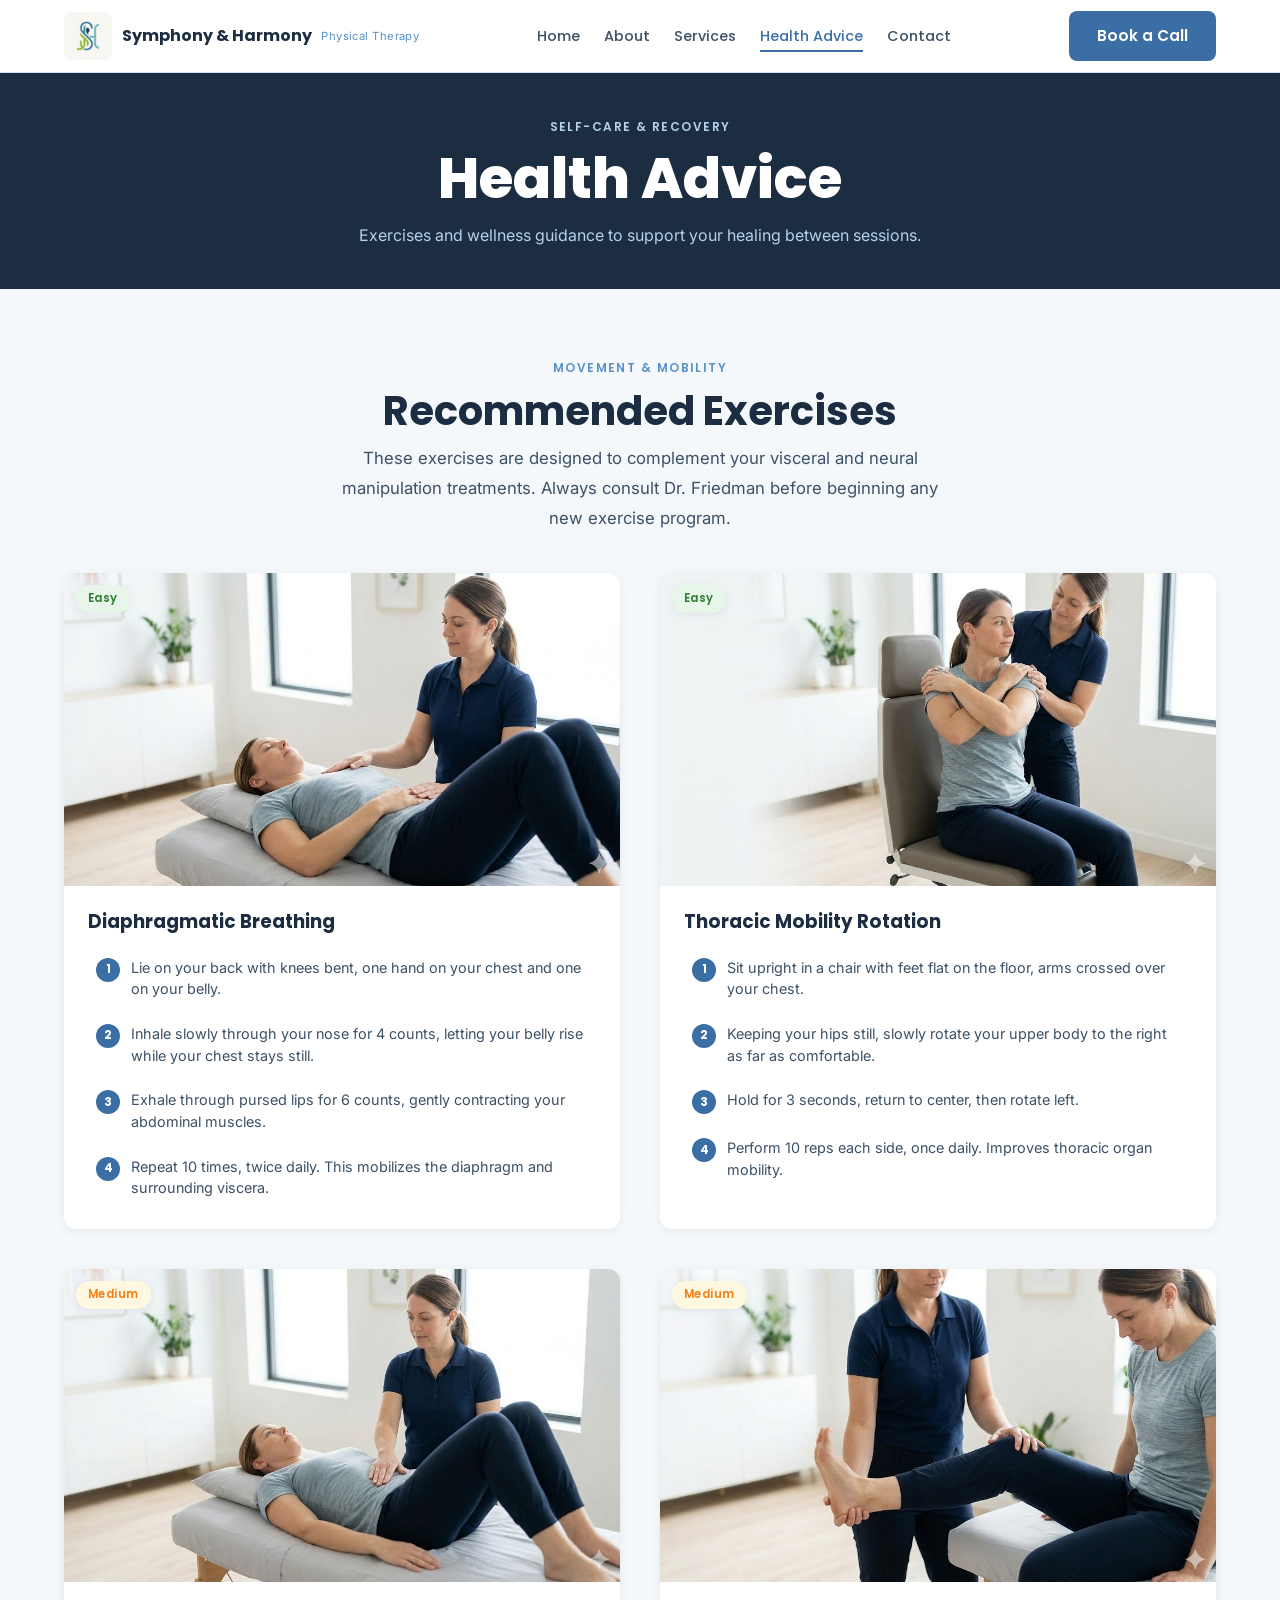
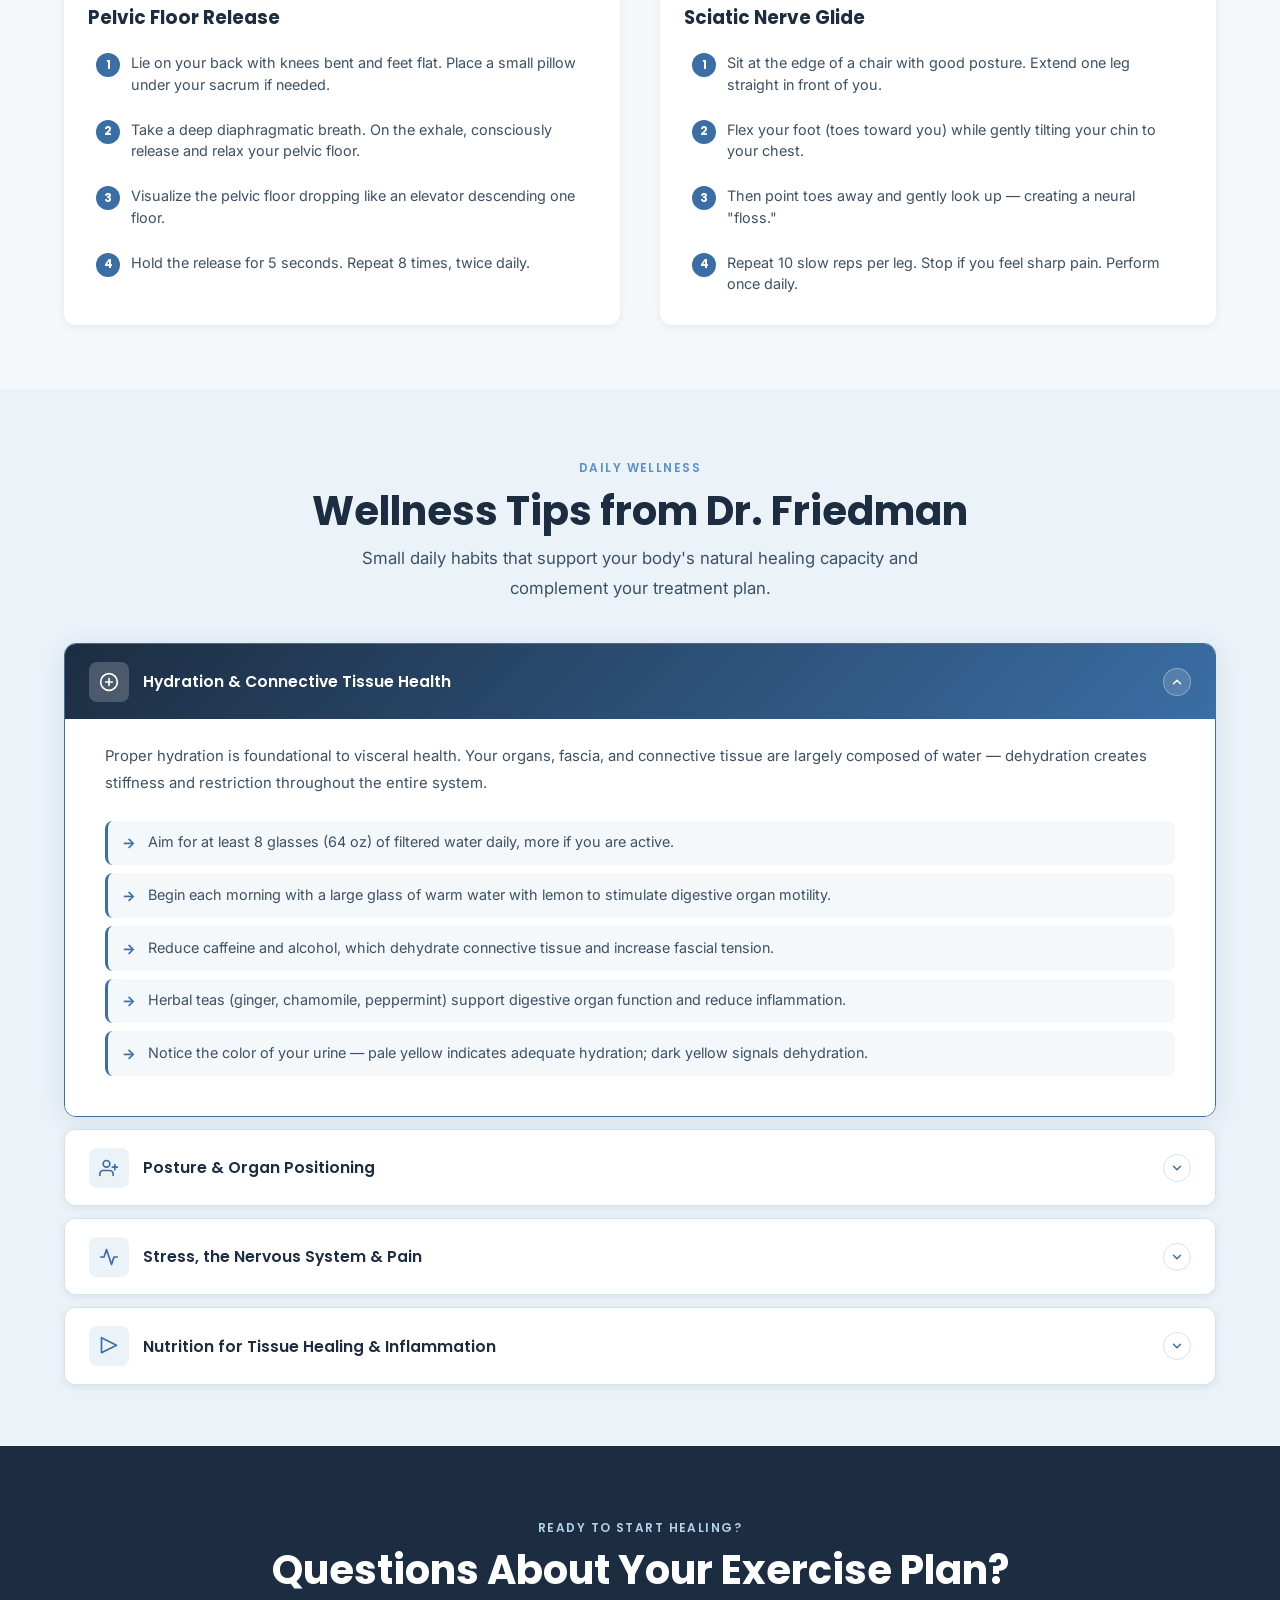
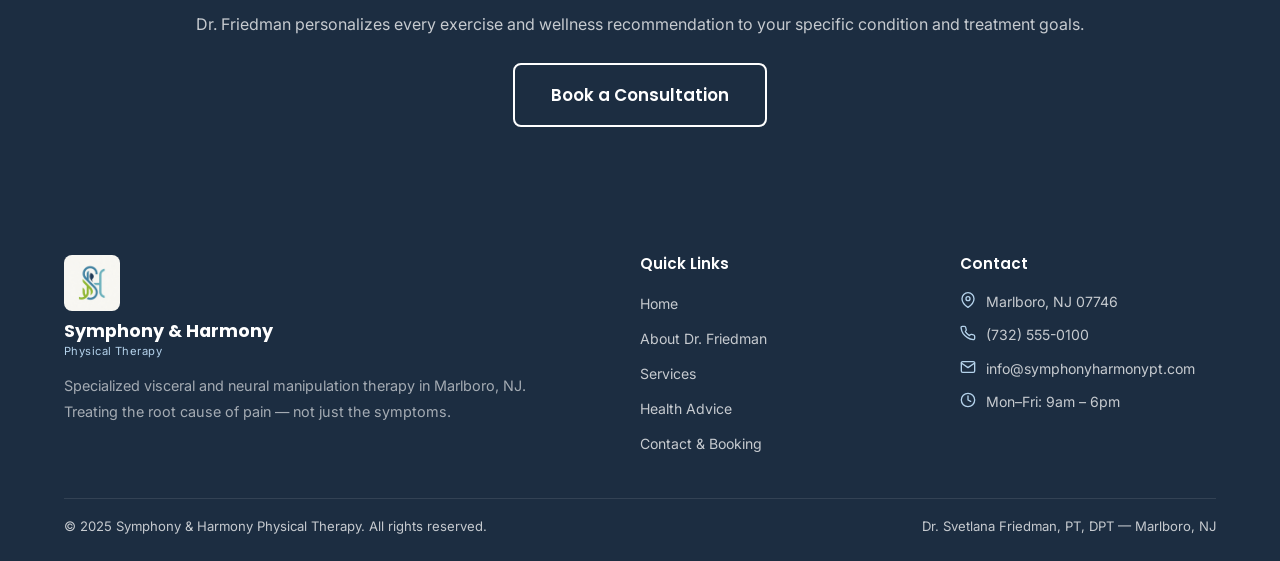
<file: health.html>
<!DOCTYPE html>
<html lang="en">
<head>
  <meta charset="UTF-8" />
  <meta name="viewport" content="width=device-width, initial-scale=1.0" />
  <title>Health Advice — Symphony & Harmony Physical Therapy</title>
  <meta name="description" content="Exercise guides and wellness tips from Dr. Svetlana Friedman, PT, DPT — supporting your healing journey between sessions." />
  <link rel="stylesheet" href="css/styles.css" />
</head>
<body>

  <nav class="navbar" role="navigation" aria-label="Main navigation">
    <div class="container">
      <a href="index.html" class="nav-logo" aria-label="Symphony & Harmony Physical Therapy Home">
        <img src="images/logo.jpg" alt="Symphony & Harmony logo" class="nav-logo__img" />
        <span class="nav-logo__name">Symphony &amp; Harmony</span>
        <span class="nav-logo__sub">Physical Therapy</span>
      </a>
      <button class="nav-toggle" aria-label="Toggle navigation menu" aria-expanded="false">
        <span></span><span></span><span></span>
      </button>
      <ul class="nav-links" role="list">
        <li><a href="index.html">Home</a></li>
        <li><a href="about.html">About</a></li>
        <li><a href="services.html">Services</a></li>
        <li><a href="health.html" class="active">Health Advice</a></li>
        <li><a href="contact.html">Contact</a></li>
      </ul>
      <a href="contact.html" class="btn btn--primary nav-cta">Book a Call</a>
    </div>
  </nav>

  <section class="hero-strip" aria-label="Page header">
    <div class="container">
      <span class="section__eyebrow" style="color:var(--light-blue);">Self-Care &amp; Recovery</span>
      <h1>Health Advice</h1>
      <p>Exercises and wellness guidance to support your healing between sessions.</p>
    </div>
  </section>

  <!-- EXERCISE CARDS -->
  <section class="section" id="exercises" aria-labelledby="exercises-heading">
    <div class="container">
      <div class="section__header fade-in">
        <span class="section__eyebrow">Movement &amp; Mobility</span>
        <h2 id="exercises-heading">Recommended Exercises</h2>
        <p>These exercises are designed to complement your visceral and neural manipulation treatments. Always consult Dr. Friedman before beginning any new exercise program.</p>
      </div>

      <div class="exercise-grid--2col">

        <div class="ex-card fade-in" aria-label="Diaphragmatic Breathing exercise">
          <div class="ex-card__img">
            <img src="images/Diaphragmatic Breathing.jpg" alt="Diaphragmatic Breathing" />
            <span class="difficulty-pill difficulty-pill--easy">Easy</span>
          </div>
          <div class="ex-card__body">
            <h3 class="ex-card__title">Diaphragmatic Breathing</h3>
            <div class="ex-steps">
              <div class="ex-step"><span class="step-num" aria-hidden="true">1</span><span>Lie on your back with knees bent, one hand on your chest and one on your belly.</span></div>
              <div class="ex-step"><span class="step-num" aria-hidden="true">2</span><span>Inhale slowly through your nose for 4 counts, letting your belly rise while your chest stays still.</span></div>
              <div class="ex-step"><span class="step-num" aria-hidden="true">3</span><span>Exhale through pursed lips for 6 counts, gently contracting your abdominal muscles.</span></div>
              <div class="ex-step"><span class="step-num" aria-hidden="true">4</span><span>Repeat 10 times, twice daily. This mobilizes the diaphragm and surrounding viscera.</span></div>
            </div>
          </div>
        </div>

        <div class="ex-card fade-in fade-in--delay-1" aria-label="Thoracic Mobility Rotation exercise">
          <div class="ex-card__img">
            <img src="images/Thoracic Mobility Rotation.jpg" alt="Thoracic Mobility Rotation" />
            <span class="difficulty-pill difficulty-pill--easy">Easy</span>
          </div>
          <div class="ex-card__body">
            <h3 class="ex-card__title">Thoracic Mobility Rotation</h3>
            <div class="ex-steps">
              <div class="ex-step"><span class="step-num" aria-hidden="true">1</span><span>Sit upright in a chair with feet flat on the floor, arms crossed over your chest.</span></div>
              <div class="ex-step"><span class="step-num" aria-hidden="true">2</span><span>Keeping your hips still, slowly rotate your upper body to the right as far as comfortable.</span></div>
              <div class="ex-step"><span class="step-num" aria-hidden="true">3</span><span>Hold for 3 seconds, return to center, then rotate left.</span></div>
              <div class="ex-step"><span class="step-num" aria-hidden="true">4</span><span>Perform 10 reps each side, once daily. Improves thoracic organ mobility.</span></div>
            </div>
          </div>
        </div>

        <div class="ex-card fade-in fade-in--delay-2" aria-label="Pelvic Floor Release exercise">
          <div class="ex-card__img">
            <img src="images/Pelvic Floor Release.jpg" alt="Pelvic Floor Release" />
            <span class="difficulty-pill difficulty-pill--medium">Medium</span>
          </div>
          <div class="ex-card__body">
            <h3 class="ex-card__title">Pelvic Floor Release</h3>
            <div class="ex-steps">
              <div class="ex-step"><span class="step-num" aria-hidden="true">1</span><span>Lie on your back with knees bent and feet flat. Place a small pillow under your sacrum if needed.</span></div>
              <div class="ex-step"><span class="step-num" aria-hidden="true">2</span><span>Take a deep diaphragmatic breath. On the exhale, consciously release and relax your pelvic floor.</span></div>
              <div class="ex-step"><span class="step-num" aria-hidden="true">3</span><span>Visualize the pelvic floor dropping like an elevator descending one floor.</span></div>
              <div class="ex-step"><span class="step-num" aria-hidden="true">4</span><span>Hold the release for 5 seconds. Repeat 8 times, twice daily.</span></div>
            </div>
          </div>
        </div>

        <div class="ex-card fade-in fade-in--delay-3" aria-label="Sciatic Nerve Glide exercise">
          <div class="ex-card__img">
            <img src="images/Sciatic Nerve Glide.jpg" alt="Sciatic Nerve Glide" />
            <span class="difficulty-pill difficulty-pill--medium">Medium</span>
          </div>
          <div class="ex-card__body">
            <h3 class="ex-card__title">Sciatic Nerve Glide</h3>
            <div class="ex-steps">
              <div class="ex-step"><span class="step-num" aria-hidden="true">1</span><span>Sit at the edge of a chair with good posture. Extend one leg straight in front of you.</span></div>
              <div class="ex-step"><span class="step-num" aria-hidden="true">2</span><span>Flex your foot (toes toward you) while gently tilting your chin to your chest.</span></div>
              <div class="ex-step"><span class="step-num" aria-hidden="true">3</span><span>Then point toes away and gently look up — creating a neural "floss."</span></div>
              <div class="ex-step"><span class="step-num" aria-hidden="true">4</span><span>Repeat 10 slow reps per leg. Stop if you feel sharp pain. Perform once daily.</span></div>
            </div>
          </div>
        </div>

      </div>
    </div>
  </section>

  <!-- WELLNESS TIPS ACCORDION -->
  <section class="section section--alt" id="wellness-tips" aria-labelledby="wellness-heading">
    <div class="container">
      <div class="section__header fade-in">
        <span class="section__eyebrow">Daily Wellness</span>
        <h2 id="wellness-heading">Wellness Tips from Dr. Friedman</h2>
        <p>Small daily habits that support your body's natural healing capacity and complement your treatment plan.</p>
      </div>

      <div class="accordion fade-in" role="list" aria-label="Wellness tips accordion">

        <div class="accordion-item" role="listitem">
          <button class="accordion-trigger open" aria-expanded="true" aria-controls="acc-body-1" id="acc-trigger-1">
            Hydration &amp; Connective Tissue Health
            <span class="accordion-icon" aria-hidden="true">
              <svg width="12" height="12" viewBox="0 0 24 24" fill="none" stroke="currentColor" stroke-width="2.5" stroke-linecap="round" stroke-linejoin="round"><polyline points="6 9 12 15 18 9"/></svg>
            </span>
          </button>
          <div class="accordion-body open" id="acc-body-1" role="region" aria-labelledby="acc-trigger-1">
            <div class="accordion-body__inner">
              <p>Proper hydration is foundational to visceral health. Your organs, fascia, and connective tissue are largely composed of water — dehydration creates stiffness and restriction throughout the entire system.</p>
              <ul>
                <li>Aim for at least 8 glasses (64 oz) of filtered water daily, more if you are active.</li>
                <li>Begin each morning with a large glass of warm water with lemon to stimulate digestive organ motility.</li>
                <li>Reduce caffeine and alcohol, which dehydrate connective tissue and increase fascial tension.</li>
                <li>Herbal teas (ginger, chamomile, peppermint) support digestive organ function and reduce inflammation.</li>
                <li>Notice the color of your urine — pale yellow indicates adequate hydration; dark yellow signals dehydration.</li>
              </ul>
            </div>
          </div>
        </div>

        <div class="accordion-item" role="listitem">
          <button class="accordion-trigger" aria-expanded="false" aria-controls="acc-body-2" id="acc-trigger-2">
            Posture &amp; Organ Positioning
            <span class="accordion-icon" aria-hidden="true">
              <svg width="12" height="12" viewBox="0 0 24 24" fill="none" stroke="currentColor" stroke-width="2.5" stroke-linecap="round" stroke-linejoin="round"><polyline points="6 9 12 15 18 9"/></svg>
            </span>
          </button>
          <div class="accordion-body" id="acc-body-2" role="region" aria-labelledby="acc-trigger-2">
            <div class="accordion-body__inner">
              <p>Your posture directly affects the positioning and mobility of your internal organs. Chronic slouching compresses the abdominal cavity, restricts organ movement, and creates tension patterns throughout the body.</p>
              <ul>
                <li>Sit with your pelvis in a neutral position — neither tucked under nor excessively arched.</li>
                <li>When working at a desk, ensure your screen is at eye level to prevent forward head posture that strains cervical nerves.</li>
                <li>Avoid crossing your legs for extended periods, as this creates asymmetrical tension in the pelvic organs.</li>
                <li>Sleep on your side with a pillow between your knees to maintain spinal and pelvic alignment.</li>
                <li>Take a 2-minute movement break every 30 minutes of sitting — even a short walk restores organ mobility.</li>
              </ul>
            </div>
          </div>
        </div>

        <div class="accordion-item" role="listitem">
          <button class="accordion-trigger" aria-expanded="false" aria-controls="acc-body-3" id="acc-trigger-3">
            Stress, the Nervous System &amp; Pain
            <span class="accordion-icon" aria-hidden="true">
              <svg width="12" height="12" viewBox="0 0 24 24" fill="none" stroke="currentColor" stroke-width="2.5" stroke-linecap="round" stroke-linejoin="round"><polyline points="6 9 12 15 18 9"/></svg>
            </span>
          </button>
          <div class="accordion-body" id="acc-body-3" role="region" aria-labelledby="acc-trigger-3">
            <div class="accordion-body__inner">
              <p>Chronic stress activates the sympathetic nervous system, causing muscles to tighten, organs to restrict, and pain sensitivity to increase. Managing stress is an essential part of your treatment plan.</p>
              <ul>
                <li>Practice 5 minutes of diaphragmatic breathing before bed to activate the parasympathetic nervous system.</li>
                <li>Gentle yoga or tai chi 2–3 times per week reduces cortisol levels and improves fascial mobility.</li>
                <li>Journaling about pain and stress patterns can help identify triggers that worsen your symptoms.</li>
                <li>Cold-water face immersion for 30 seconds activates the dive reflex and rapidly calms the nervous system.</li>
                <li>Prioritize 7–9 hours of sleep — the nervous system repairs and resets during deep sleep cycles.</li>
              </ul>
            </div>
          </div>
        </div>

        <div class="accordion-item" role="listitem">
          <button class="accordion-trigger" aria-expanded="false" aria-controls="acc-body-4" id="acc-trigger-4">
            Nutrition for Tissue Healing &amp; Inflammation
            <span class="accordion-icon" aria-hidden="true">
              <svg width="12" height="12" viewBox="0 0 24 24" fill="none" stroke="currentColor" stroke-width="2.5" stroke-linecap="round" stroke-linejoin="round"><polyline points="6 9 12 15 18 9"/></svg>
            </span>
          </button>
          <div class="accordion-body" id="acc-body-4" role="region" aria-labelledby="acc-trigger-4">
            <div class="accordion-body__inner">
              <p>What you eat directly affects the health of your connective tissue, organs, and nervous system. An anti-inflammatory diet supports faster recovery and reduces the recurrence of restrictions.</p>
              <ul>
                <li>Prioritize omega-3 fatty acids (wild salmon, sardines, flaxseed) to reduce systemic inflammation.</li>
                <li>Eat a diverse range of colorful vegetables — polyphenols support gut microbiome health and reduce visceral inflammation.</li>
                <li>Reduce ultra-processed foods, refined sugars, and seed oils, which promote inflammatory cascades.</li>
                <li>Include collagen-rich foods (bone broth, gelatin) or a collagen supplement to support fascial and connective tissue repair.</li>
                <li>Fermented foods (kefir, sauerkraut, kimchi) support gut motility and reduce digestive organ tension.</li>
              </ul>
            </div>
          </div>
        </div>

      </div>
    </div>
  </section>

  <section class="cta-strip" aria-label="Call to action">
    <div class="container fade-in">
      <span class="section__eyebrow" style="color:var(--light-blue);">Ready to Start Healing?</span>
      <h2>Questions About Your Exercise Plan?</h2>
      <p>Dr. Friedman personalizes every exercise and wellness recommendation to your specific condition and treatment goals.</p>
      <a href="contact.html" class="btn btn--outline btn--lg">Book a Consultation</a>
    </div>
  </section>

  <footer class="footer" role="contentinfo">
    <div class="container">
      <div class="footer__grid">
        <div class="footer__brand">
          <div class="nav-logo">
            <img src="images/logo.jpg" alt="Symphony & Harmony logo" class="nav-logo__img" />
            <span class="nav-logo__name">Symphony &amp; Harmony</span>
            <span class="nav-logo__sub">Physical Therapy</span>
          </div>
          <p>Specialized visceral and neural manipulation therapy in Marlboro, NJ. Treating the root cause of pain — not just the symptoms.</p>
        </div>
        <div class="footer__col">
          <h4>Quick Links</h4>
          <ul>
            <li><a href="index.html">Home</a></li>
            <li><a href="about.html">About Dr. Friedman</a></li>
            <li><a href="services.html">Services</a></li>
            <li><a href="health.html">Health Advice</a></li>
            <li><a href="contact.html">Contact &amp; Booking</a></li>
          </ul>
        </div>
        <div class="footer__col">
          <h4>Contact</h4>
          <div class="footer__contact-item">
            <svg width="16" height="16" viewBox="0 0 24 24" fill="none" stroke="currentColor" stroke-width="2" stroke-linecap="round" stroke-linejoin="round" aria-hidden="true"><path d="M21 10c0 7-9 13-9 13s-9-6-9-13a9 9 0 0 1 18 0z"/><circle cx="12" cy="10" r="3"/></svg>
            <span>Marlboro, NJ 07746</span>
          </div>
          <div class="footer__contact-item">
            <svg width="16" height="16" viewBox="0 0 24 24" fill="none" stroke="currentColor" stroke-width="2" stroke-linecap="round" stroke-linejoin="round" aria-hidden="true"><path d="M22 16.92v3a2 2 0 0 1-2.18 2 19.79 19.79 0 0 1-8.63-3.07A19.5 19.5 0 0 1 4.69 13a19.79 19.79 0 0 1-3.07-8.67A2 2 0 0 1 3.6 2h3a2 2 0 0 1 2 1.72c.127.96.361 1.903.7 2.81a2 2 0 0 1-.45 2.11L8.09 9.91a16 16 0 0 0 6 6l1.27-1.27a2 2 0 0 1 2.11-.45c.907.339 1.85.573 2.81.7A2 2 0 0 1 22 16.92z"/></svg>
            <span>(732) 555-0100</span>
          </div>
          <div class="footer__contact-item">
            <svg width="16" height="16" viewBox="0 0 24 24" fill="none" stroke="currentColor" stroke-width="2" stroke-linecap="round" stroke-linejoin="round" aria-hidden="true"><path d="M4 4h16c1.1 0 2 .9 2 2v12c0 1.1-.9 2-2 2H4c-1.1 0-2-.9-2-2V6c0-1.1.9-2 2-2z"/><polyline points="22,6 12,13 2,6"/></svg>
            <span>info@symphonyharmonypt.com</span>
          </div>
          <div class="footer__contact-item">
            <svg width="16" height="16" viewBox="0 0 24 24" fill="none" stroke="currentColor" stroke-width="2" stroke-linecap="round" stroke-linejoin="round" aria-hidden="true"><circle cx="12" cy="12" r="10"/><polyline points="12 6 12 12 16 14"/></svg>
            <span>Mon–Fri: 9am – 6pm</span>
          </div>
        </div>
      </div>
      <div class="footer__bottom">
        <span>&copy; 2025 Symphony &amp; Harmony Physical Therapy. All rights reserved.</span>
        <span>Dr. Svetlana Friedman, PT, DPT — Marlboro, NJ</span>
      </div>
    </div>
  </footer>

  <script src="https://code.jquery.com/jquery-3.6.4.min.js"></script>
  <script src="js/main.js"></script>
</body>
</html>
</file>
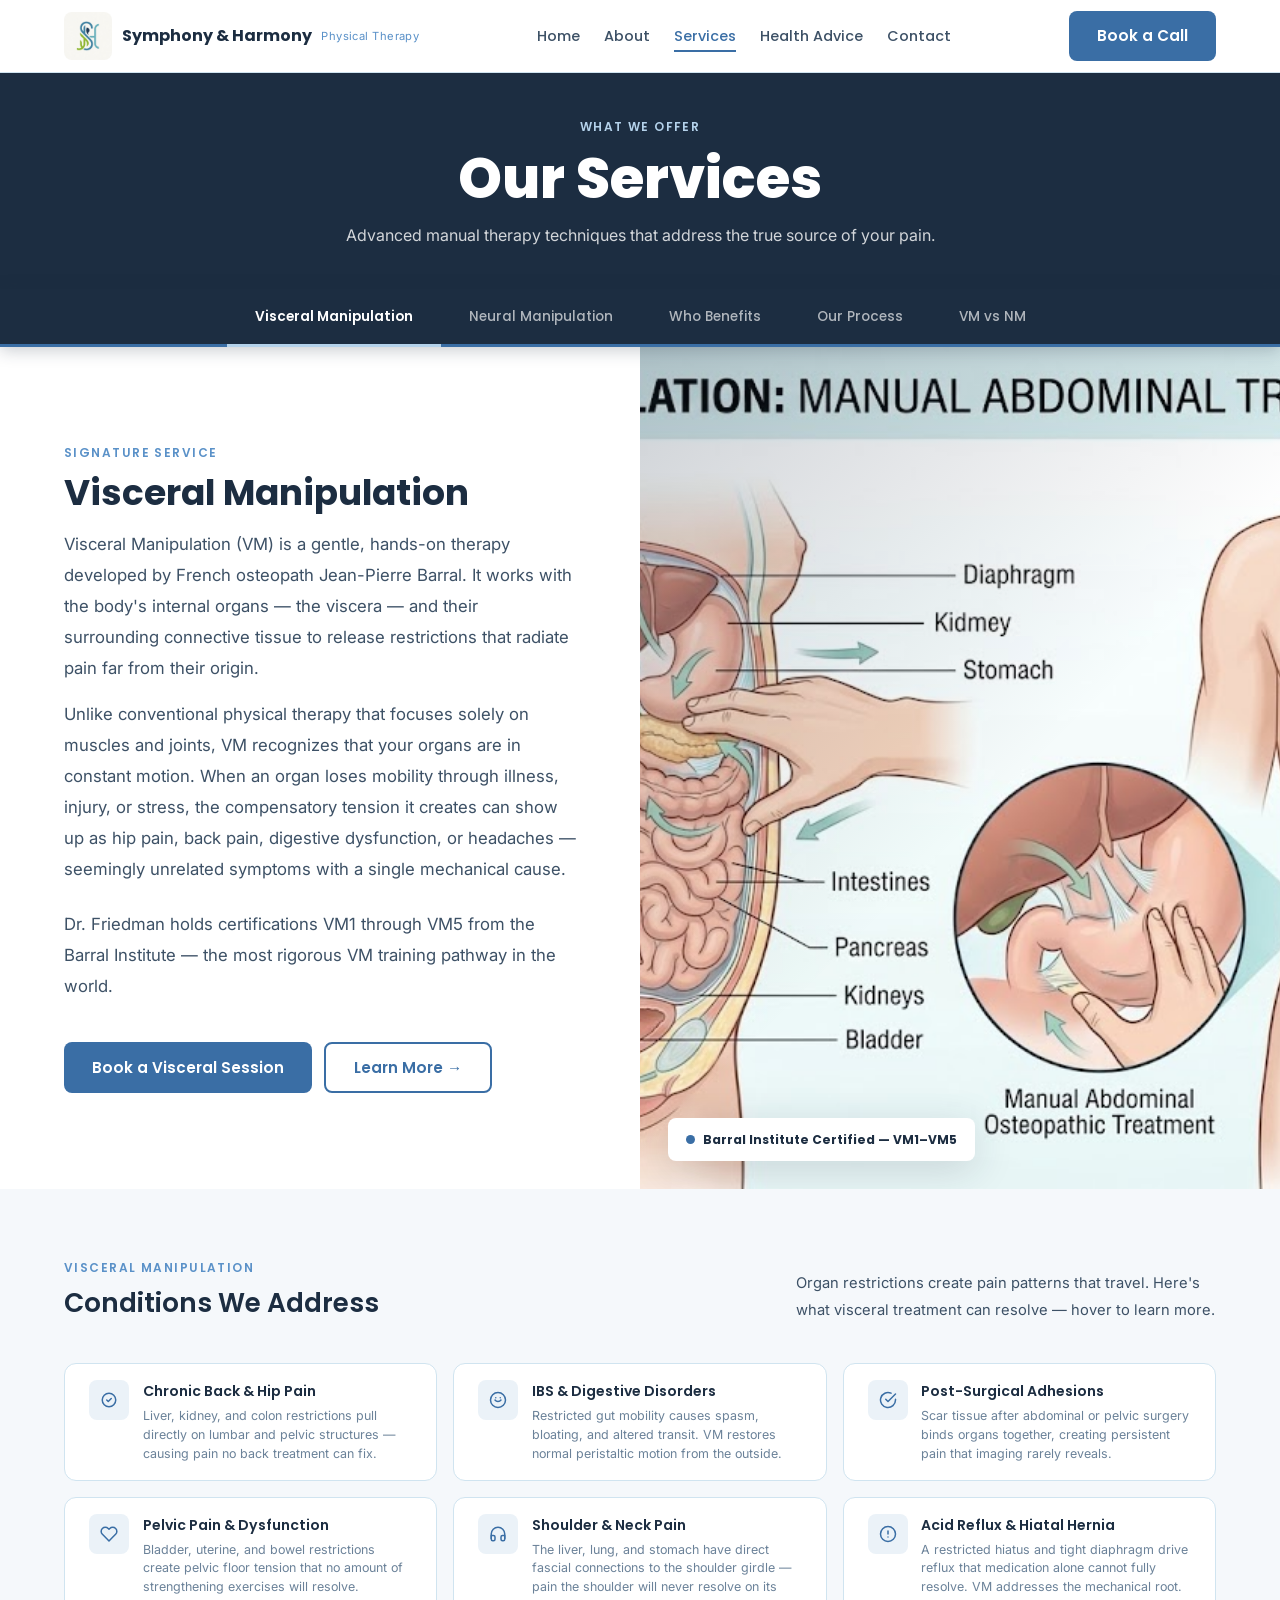
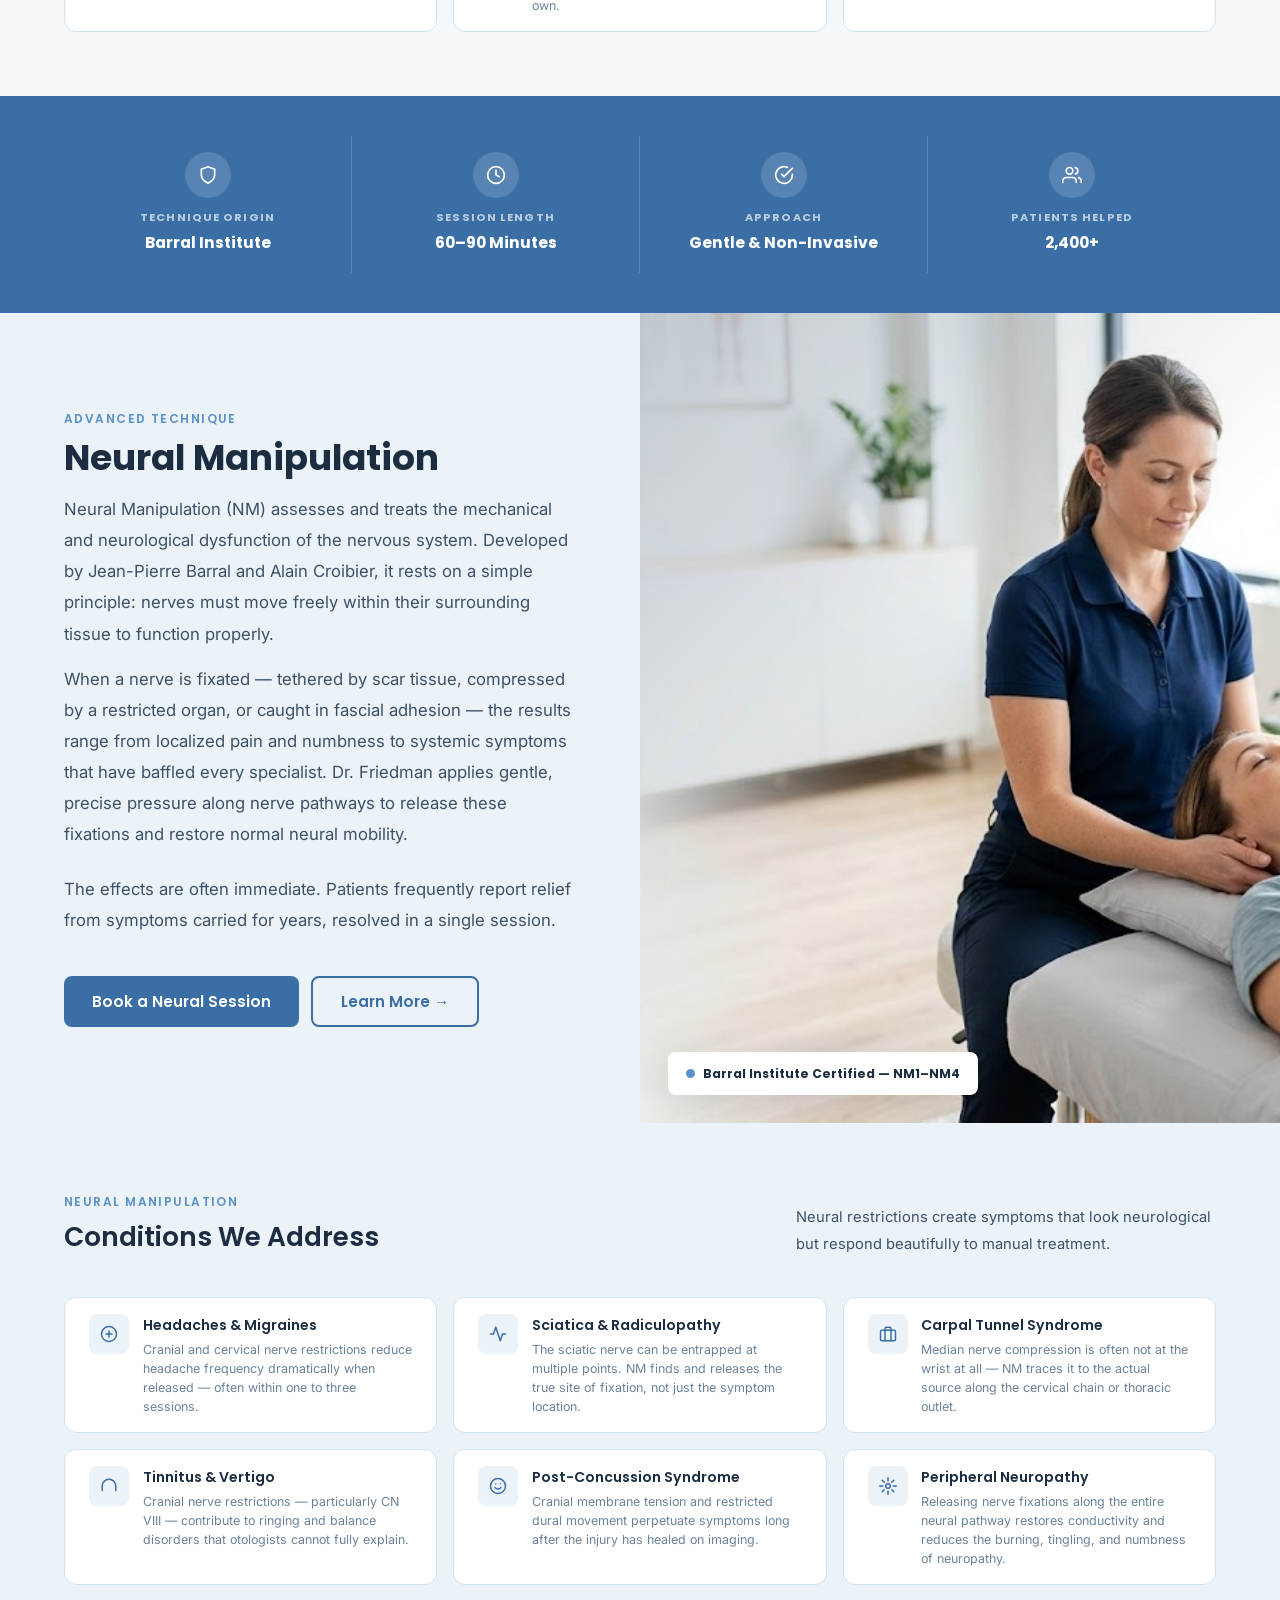
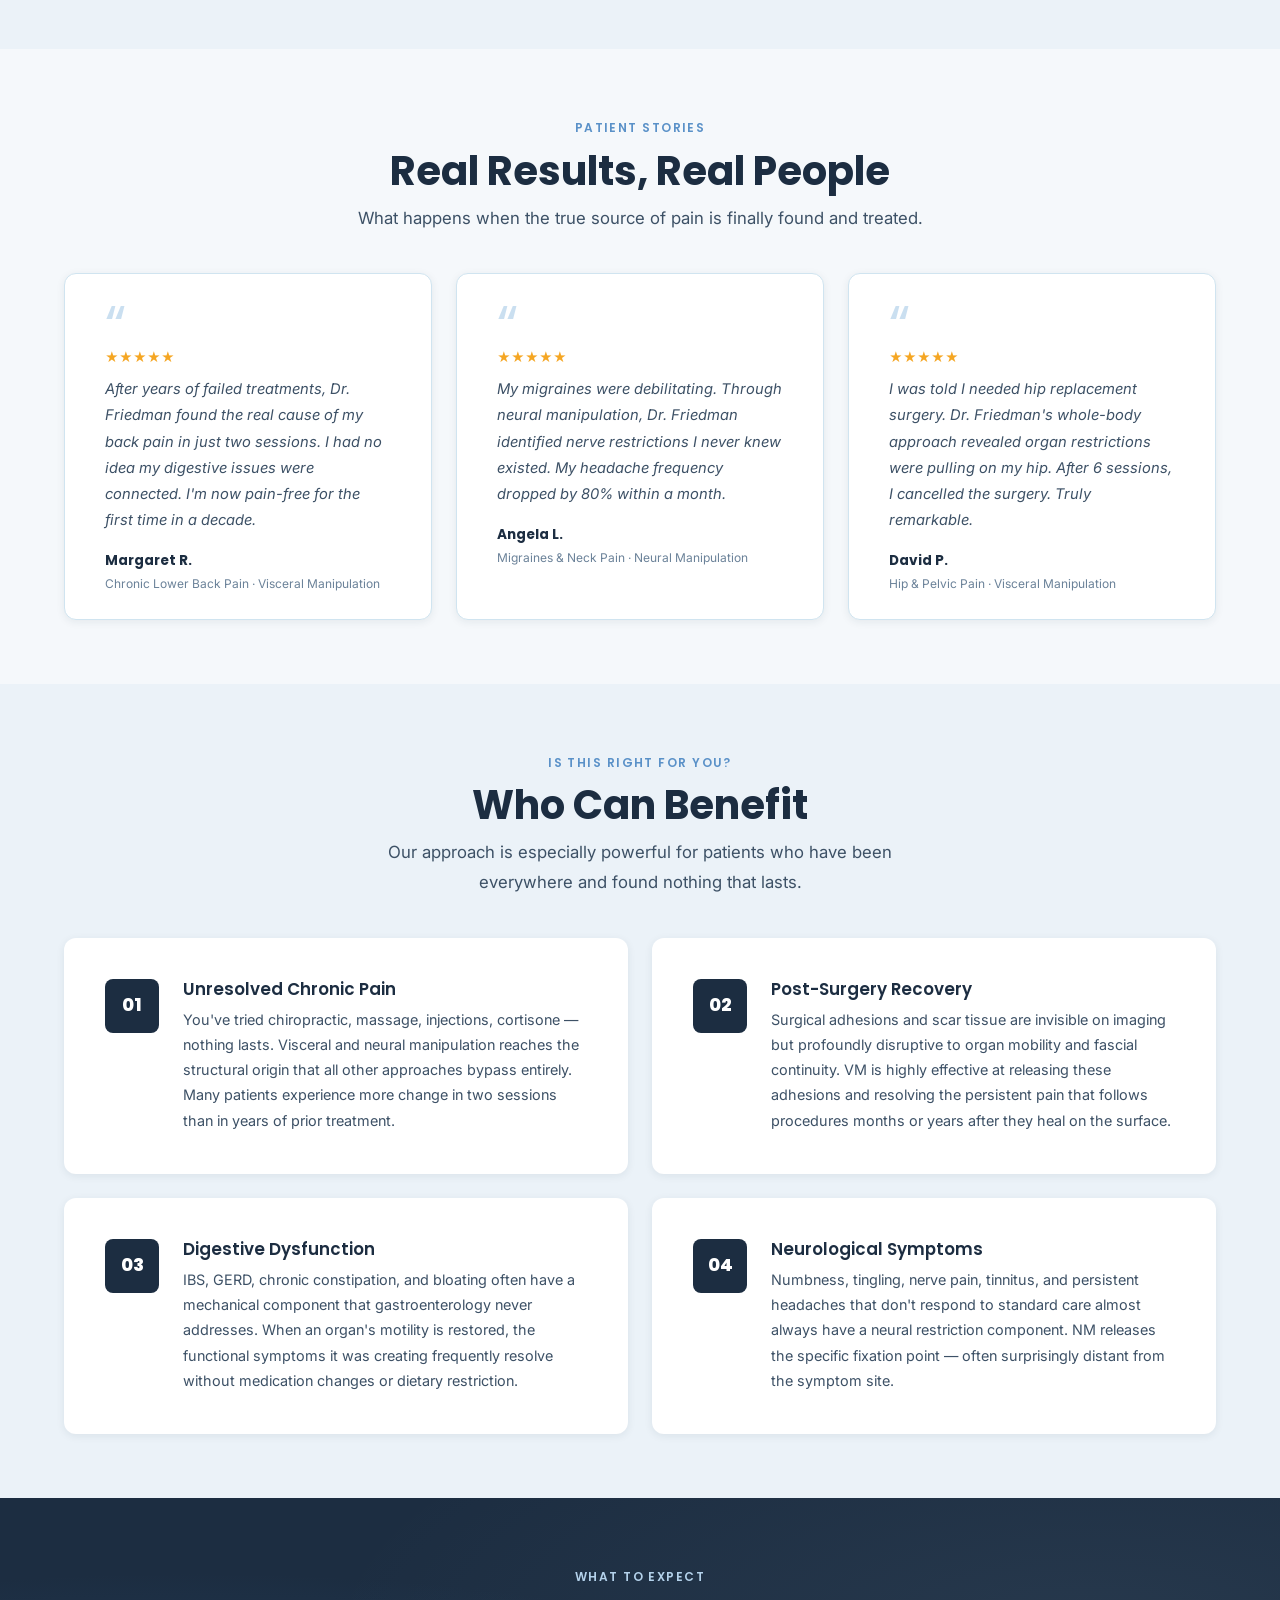
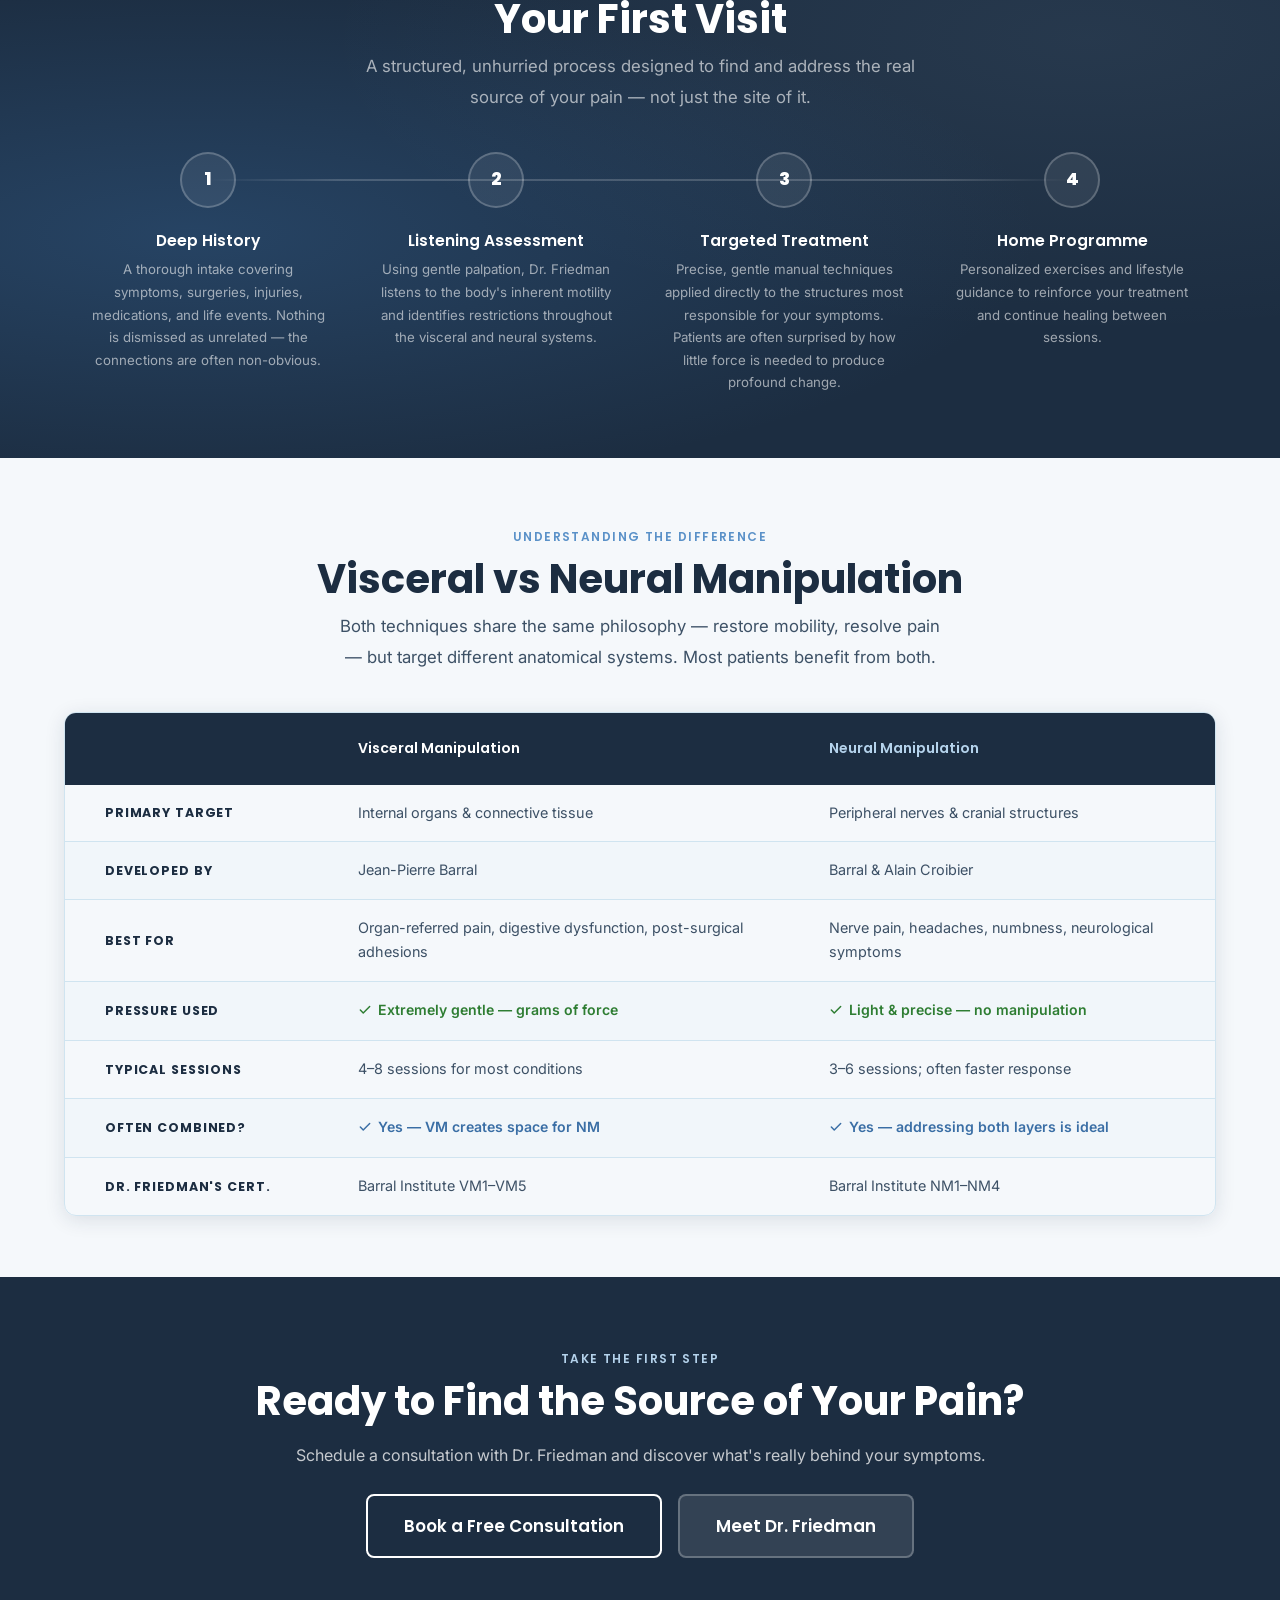
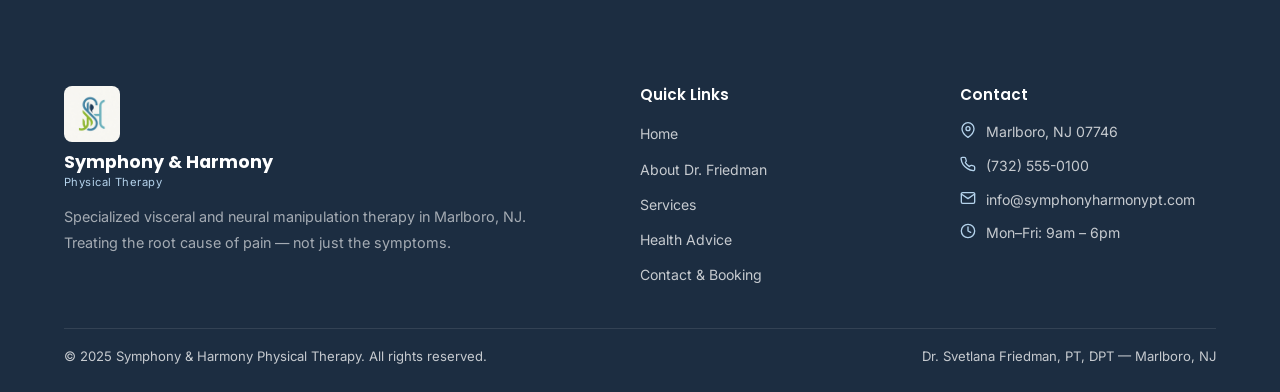
<file: services.html>
<!DOCTYPE html>
<html lang="en">
<head>
  <meta charset="UTF-8" />
  <meta name="viewport" content="width=device-width, initial-scale=1.0" />
  <title>Services — Symphony & Harmony Physical Therapy</title>
  <meta name="description" content="Visceral Manipulation and Neural Manipulation services offered by Dr. Svetlana Friedman, PT, DPT in Marlboro, NJ." />
  <link rel="stylesheet" href="css/styles.css" />
  <style>

    /* ══════════════════════════════════════════
       QUICK NAV
    ══════════════════════════════════════════ */
    .quick-nav {
      position: sticky;
      top: var(--nav-h);
      z-index: 800;
      background: var(--navy);
      border-bottom: 3px solid var(--primary);
      display: flex;
      align-items: center;
      justify-content: center;
      gap: 0;
      padding: 0 var(--space-md);
      box-shadow: 0 3px 16px rgba(28,45,65,0.25);
    }
    .quick-nav__item {
      padding: 1rem 1.75rem;
      font-family: var(--font-head);
      font-size: 0.85rem;
      font-weight: 500;
      color: rgba(255,255,255,0.65);
      border-bottom: 3px solid transparent;
      margin-bottom: -3px;
      transition: color 0.25s, border-color 0.25s, background 0.25s;
      white-space: nowrap;
      text-decoration: none;
    }
    .quick-nav__item:hover { color: var(--white); background: rgba(255,255,255,0.06); }
    .quick-nav__item.active { color: var(--white); border-bottom-color: var(--light-blue); font-weight: 600; }

    /* ══════════════════════════════════════════
       FULL-BLEED SERVICE INTRO
    ══════════════════════════════════════════ */
    .svc-intro {
      display: grid;
      grid-template-columns: 1fr 1fr;
      min-height: 580px;
    }
    .svc-intro__img {
      position: relative;
      overflow: hidden;
    }
    .svc-intro__img img {
      width: 100%;
      height: 100%;
      object-fit: cover;
      display: block;
      transition: transform 0.9s cubic-bezier(0.25,0.46,0.45,0.94);
    }
    .svc-intro:hover .svc-intro__img img { transform: scale(1.04); }
    .svc-intro__img-overlay {
      position: absolute;
      inset: 0;
      background: linear-gradient(135deg, rgba(28,45,65,0.22) 0%, transparent 55%);
    }
    .svc-intro__img-badge {
      position: absolute;
      bottom: 1.75rem;
      left: 1.75rem;
      background: var(--white);
      border-radius: var(--radius);
      padding: 0.7rem 1.1rem;
      font-family: var(--font-head);
      font-size: 0.76rem;
      font-weight: 700;
      color: var(--navy);
      box-shadow: var(--shadow-lg);
      display: flex;
      align-items: center;
      gap: 0.55rem;
    }
    .svc-intro__img-badge .dot {
      width: 9px; height: 9px; border-radius: 50%; background: var(--primary); flex-shrink: 0;
      animation: pulse-dot 2s ease-in-out infinite;
    }
    @keyframes pulse-dot {
      0%, 100% { opacity: 1; transform: scale(1); }
      50% { opacity: 0.6; transform: scale(0.8); }
    }
    .svc-intro__body {
      background: var(--white);
      padding: var(--space-2xl) var(--space-xl);
      display: flex;
      flex-direction: column;
      justify-content: center;
    }
    .svc-intro--alt .svc-intro__body { background: var(--section-bg); }
    .svc-intro__body h2 {
      margin-bottom: var(--space-sm);
      font-size: clamp(1.8rem, 2.8vw, 2.6rem);
      line-height: 1.15;
    }
    .svc-intro__body .lead {
      font-size: 1.05rem;
      color: var(--text-mid);
      line-height: 1.85;
      margin-bottom: 0.9rem;
    }
    .svc-intro__body .lead + .lead { margin-bottom: var(--space-md); }
    .svc-intro__btns { display: flex; gap: 0.75rem; flex-wrap: wrap; margin-top: var(--space-sm); }

    /* ── Flip: image on right ── */
    .svc-intro--flip .svc-intro__img { order: 2; }
    .svc-intro--flip .svc-intro__body { order: 1; }

    /* ══════════════════════════════════════════
       CONDITIONS — interactive hover cards
    ══════════════════════════════════════════ */
    .cond-section { padding: var(--space-xl) 0; }
    .cond-section--alt { background: var(--section-bg); }

    .cond-header {
      display: flex;
      align-items: flex-end;
      justify-content: space-between;
      gap: var(--space-lg);
      margin-bottom: var(--space-lg);
      flex-wrap: wrap;
    }
    .cond-header h3 { font-size: clamp(1.25rem, 2.5vw, 1.65rem); margin-bottom: 0.3rem; }
    .cond-header__desc { max-width: 420px; font-size: 0.92rem; }

    .cond-grid {
      display: grid;
      grid-template-columns: repeat(3, 1fr);
      gap: var(--space-sm);
    }
    .cond-item {
      background: var(--white);
      border: 1.5px solid var(--border);
      border-radius: var(--radius-lg);
      padding: var(--space-sm) var(--space-md);
      display: flex;
      align-items: flex-start;
      gap: 0.85rem;
      cursor: default;
      transition: border-color 0.25s, box-shadow 0.25s, transform 0.25s;
      position: relative;
      overflow: hidden;
    }
    .cond-item:hover {
      border-color: var(--primary);
      box-shadow: 0 6px 24px rgba(58,110,165,0.13);
      transform: translateY(-3px);
    }
    .cond-item::after {
      content: '';
      position: absolute;
      left: 0; top: 0; bottom: 0;
      width: 3px;
      background: linear-gradient(180deg, var(--primary), var(--medium-blue));
      opacity: 0;
      transition: opacity 0.25s;
    }
    .cond-item:hover::after { opacity: 1; }
    .cond-item__icon {
      flex-shrink: 0;
      width: 40px; height: 40px;
      border-radius: var(--radius);
      background: var(--section-bg);
      display: flex; align-items: center; justify-content: center;
      color: var(--primary);
      transition: background 0.25s, color 0.25s;
    }
    .cond-section--alt .cond-item { background: var(--white); }
    .cond-item:hover .cond-item__icon { background: var(--primary); color: var(--white); }
    .cond-item__name {
      font-family: var(--font-head);
      font-size: 0.88rem;
      font-weight: 600;
      color: var(--text-dark);
      margin-bottom: 0.2rem;
    }
    .cond-item__desc { font-size: 0.78rem; color: var(--text-light); line-height: 1.5; }

    /* ══════════════════════════════════════════
       FACTS STRIP
    ══════════════════════════════════════════ */
    .facts-strip {
      background: var(--primary);
      padding: var(--space-lg) 0;
    }
    .facts-strip .container {
      display: grid;
      grid-template-columns: repeat(4, 1fr);
      gap: 0;
    }
    .fact-item {
      text-align: center;
      padding: var(--space-sm) var(--space-md);
      border-right: 1px solid rgba(255,255,255,0.18);
      transition: background 0.25s;
    }
    .fact-item:last-child { border-right: none; }
    .fact-item:hover { background: rgba(255,255,255,0.08); }
    .fact-item__icon {
      width: 46px; height: 46px;
      border-radius: 50%;
      background: rgba(255,255,255,0.15);
      display: flex; align-items: center; justify-content: center;
      margin: 0 auto 0.6rem;
      color: var(--white);
      transition: background 0.25s, transform 0.25s;
    }
    .fact-item:hover .fact-item__icon { background: rgba(255,255,255,0.25); transform: scale(1.1); }
    .fact-item__label {
      font-family: var(--font-head);
      font-size: 0.7rem;
      font-weight: 700;
      text-transform: uppercase;
      letter-spacing: 0.1em;
      color: rgba(255,255,255,0.65);
      margin-bottom: 0.2rem;
    }
    .fact-item__value {
      font-family: var(--font-head);
      font-size: 0.97rem;
      font-weight: 700;
      color: var(--white);
    }

    /* ══════════════════════════════════════════
       WHO BENEFITS — feature list
    ══════════════════════════════════════════ */
    .benefit-grid {
      display: grid;
      grid-template-columns: 1fr 1fr;
      gap: var(--space-md);
    }
    .bcard {
      background: var(--white);
      border-radius: var(--radius-lg);
      box-shadow: var(--shadow-sm);
      padding: var(--space-lg);
      display: flex;
      gap: var(--space-md);
      align-items: flex-start;
      border: 1.5px solid transparent;
      transition: border-color 0.3s, box-shadow 0.3s, transform 0.3s;
      position: relative;
      overflow: hidden;
    }
    .bcard:hover {
      border-color: var(--light-blue);
      box-shadow: var(--shadow-md);
      transform: translateY(-4px);
    }
    .bcard__num {
      flex-shrink: 0;
      width: 54px; height: 54px;
      border-radius: var(--radius);
      background: var(--navy);
      color: var(--white);
      font-family: var(--font-head);
      font-weight: 800;
      font-size: 1.1rem;
      display: flex; align-items: center; justify-content: center;
      transition: background 0.25s;
    }
    .bcard:hover .bcard__num { background: var(--primary); }
    .bcard h3 { font-size: 1.05rem; margin-bottom: 0.5rem; }
    .bcard p { font-size: 0.9rem; line-height: 1.75; }

    /* ══════════════════════════════════════════
       PROCESS — timeline on dark
    ══════════════════════════════════════════ */
    .process-section {
      background: var(--navy);
      padding: var(--space-xl) 0;
      position: relative;
      overflow: hidden;
    }
    .process-section::before {
      content: '';
      position: absolute;
      inset: 0;
      background:
        radial-gradient(ellipse at 15% 60%, rgba(58,110,165,0.35) 0%, transparent 55%),
        radial-gradient(ellipse at 85% 25%, rgba(180,210,235,0.07) 0%, transparent 50%);
      pointer-events: none;
    }
    .process-section .container { position: relative; z-index: 1; }
    .process-section .section__header h2 { color: var(--white); }
    .process-section .section__header p { color: rgba(255,255,255,0.62); }
    .process-steps {
      display: grid;
      grid-template-columns: repeat(4, 1fr);
      position: relative;
      margin-top: var(--space-lg);
    }
    .process-steps::before {
      content: '';
      position: absolute;
      top: 27px;
      left: 12.5%;
      right: 12.5%;
      height: 2px;
      background: linear-gradient(90deg,
        rgba(255,255,255,0) 0%,
        rgba(255,255,255,0.18) 15%,
        rgba(255,255,255,0.18) 85%,
        rgba(255,255,255,0) 100%);
      z-index: 0;
    }
    .pstep {
      padding: 0 var(--space-md);
      text-align: center;
      position: relative;
      z-index: 1;
    }
    .pstep__bubble {
      width: 56px; height: 56px;
      border-radius: 50%;
      border: 2px solid rgba(255,255,255,0.22);
      background: rgba(255,255,255,0.07);
      display: flex; align-items: center; justify-content: center;
      margin: 0 auto var(--space-md);
      font-family: var(--font-head);
      font-weight: 800;
      font-size: 1.1rem;
      color: var(--white);
      transition: background 0.3s, border-color 0.3s, transform 0.3s, box-shadow 0.3s;
    }
    .pstep:hover .pstep__bubble {
      background: var(--primary);
      border-color: var(--primary);
      transform: scale(1.12);
      box-shadow: 0 0 0 8px rgba(58,110,165,0.2);
    }
    .pstep h4 { color: var(--white); font-size: 0.97rem; margin-bottom: 0.5rem; }
    .pstep p { color: rgba(255,255,255,0.58); font-size: 0.83rem; line-height: 1.7; }

    /* ══════════════════════════════════════════
       PATIENT QUOTES
    ══════════════════════════════════════════ */
    .quotes-grid {
      display: grid;
      grid-template-columns: repeat(3, 1fr);
      gap: var(--space-md);
      margin-top: var(--space-lg);
    }
    .quote-card {
      background: var(--white);
      border-radius: var(--radius-lg);
      padding: var(--space-md) var(--space-lg);
      box-shadow: var(--shadow-sm);
      border: 1.5px solid var(--border);
      transition: box-shadow 0.3s, transform 0.3s, border-color 0.3s;
      position: relative;
    }
    .quote-card:hover {
      box-shadow: var(--shadow-md);
      transform: translateY(-4px);
      border-color: var(--light-blue);
    }
    .quote-card__mark {
      font-family: var(--font-head);
      font-size: 3.5rem;
      line-height: 1;
      color: var(--light-blue);
      margin-bottom: -0.5rem;
      display: block;
      opacity: 0.7;
    }
    .quote-card__text {
      font-style: italic;
      font-size: 0.92rem;
      line-height: 1.78;
      color: var(--text-mid);
      margin-bottom: var(--space-sm);
    }
    .quote-card__stars { color: #F5A623; font-size: 0.82rem; margin-bottom: 0.5rem; }
    .quote-card__author { font-family: var(--font-head); font-size: 0.85rem; font-weight: 700; color: var(--text-dark); }
    .quote-card__cond { font-size: 0.75rem; color: var(--text-light); margin-top: 0.12rem; }

    /* ══════════════════════════════════════════
       COMPARISON TABLE
    ══════════════════════════════════════════ */
    .compare-wrap {
      border-radius: var(--radius-lg);
      overflow: hidden;
      box-shadow: var(--shadow-md);
      border: 1.5px solid var(--border);
      margin-top: var(--space-lg);
    }
    .compare-tbl {
      width: 100%;
      border-collapse: collapse;
    }
    .compare-tbl thead tr { background: var(--navy); }
    .compare-tbl thead th {
      padding: var(--space-md) var(--space-lg);
      text-align: left;
      font-family: var(--font-head);
      font-size: 0.88rem;
      font-weight: 600;
    }
    .compare-tbl thead th:first-child {
      color: rgba(255,255,255,0.45);
      font-size: 0.72rem;
      text-transform: uppercase;
      letter-spacing: 0.1em;
      width: 22%;
    }
    .compare-tbl thead th:nth-child(2) { color: var(--white); }
    .compare-tbl thead th:nth-child(3) { color: var(--light-blue); }
    .compare-tbl tbody tr {
      border-bottom: 1px solid var(--border);
      transition: background 0.2s;
    }
    .compare-tbl tbody tr:last-child { border-bottom: none; }
    .compare-tbl tbody tr:hover { background: var(--page-bg); }
    .compare-tbl tbody tr:nth-child(even) { background: rgba(235,242,248,0.45); }
    .compare-tbl tbody tr:nth-child(even):hover { background: var(--page-bg); }
    .compare-tbl td {
      padding: 1rem var(--space-lg);
      color: var(--text-mid);
      font-size: 0.9rem;
      vertical-align: middle;
    }
    .compare-tbl td:first-child {
      font-family: var(--font-head);
      font-weight: 700;
      font-size: 0.78rem;
      color: var(--text-dark);
      text-transform: uppercase;
      letter-spacing: 0.07em;
    }
    .check {
      display: inline-flex; align-items: center; gap: 0.4rem;
      color: #2E7D32; font-weight: 600; font-size: 0.88rem;
    }
    .check-blue { color: var(--primary); }

    /* Mobile comparison fallback */
    .compare-mobile { display: none; }
    .cmp-pair {
      display: grid;
      grid-template-columns: 1fr 1fr;
      gap: var(--space-sm);
      margin-top: var(--space-md);
    }
    .cmp-col {
      background: var(--white);
      border-radius: var(--radius-lg);
      box-shadow: var(--shadow-sm);
      overflow: hidden;
    }
    .cmp-col__head {
      background: var(--navy);
      padding: 0.85rem var(--space-md);
      font-family: var(--font-head);
      font-size: 0.85rem;
      font-weight: 700;
      color: var(--white);
    }
    .cmp-col:last-child .cmp-col__head { color: var(--light-blue); }
    .cmp-col ul { padding: var(--space-sm) var(--space-md); display: flex; flex-direction: column; gap: 0.45rem; }
    .cmp-col ul li { font-size: 0.83rem; color: var(--text-mid); display: flex; align-items: flex-start; gap: 0.4rem; }
    .cmp-col ul li::before { content: '→'; color: var(--primary); font-weight: 700; flex-shrink: 0; }

    /* ══════════════════════════════════════════
       RESPONSIVE
    ══════════════════════════════════════════ */
    @media (max-width: 1024px) {
      .cond-grid { grid-template-columns: 1fr 1fr; }
      .facts-strip .container { grid-template-columns: 1fr 1fr; }
      .fact-item:nth-child(2) { border-right: none; }
      .fact-item:nth-child(4) { border-right: none; }
      .quotes-grid { grid-template-columns: 1fr 1fr; }
    }
    @media (max-width: 900px) {
      .svc-intro { grid-template-columns: 1fr; min-height: auto; }
      .svc-intro__img { height: 300px; order: -1 !important; }
      .svc-intro--flip .svc-intro__body { order: 0 !important; }
      .svc-intro__body { padding: var(--space-xl) var(--space-md); }
      .process-steps { grid-template-columns: 1fr 1fr; gap: var(--space-md); }
      .process-steps::before { display: none; }
    }
    @media (max-width: 768px) {
      .quick-nav { overflow-x: auto; justify-content: flex-start; padding: 0 var(--space-sm); -webkit-overflow-scrolling: touch; }
      .quick-nav__item { flex-shrink: 0; padding: 0.85rem 1rem; font-size: 0.8rem; }
      .cond-grid { grid-template-columns: 1fr; }
      .benefit-grid { grid-template-columns: 1fr; }
      .quotes-grid { grid-template-columns: 1fr; }
      .compare-wrap { display: none; }
      .compare-mobile { display: block; }
      .bcard { padding: var(--space-md); gap: var(--space-sm); }
      .bcard__num { width: 44px; height: 44px; font-size: 0.95rem; }
    }
    @media (max-width: 480px) {
      .process-steps { grid-template-columns: 1fr; }
      .facts-strip .container { grid-template-columns: 1fr 1fr; }
    }
  </style>
</head>
<body>

  <!-- NAVBAR -->
  <nav class="navbar" role="navigation" aria-label="Main navigation">
    <div class="container">
      <a href="index.html" class="nav-logo" aria-label="Symphony & Harmony Physical Therapy Home">
        <img src="images/logo.jpg" alt="Symphony & Harmony logo" class="nav-logo__img" />
        <span class="nav-logo__name">Symphony &amp; Harmony</span>
        <span class="nav-logo__sub">Physical Therapy</span>
      </a>
      <button class="nav-toggle" aria-label="Toggle navigation menu" aria-expanded="false">
        <span></span><span></span><span></span>
      </button>
      <ul class="nav-links" role="list">
        <li><a href="index.html">Home</a></li>
        <li><a href="about.html">About</a></li>
        <li><a href="services.html" class="active">Services</a></li>
        <li><a href="health.html">Health Advice</a></li>
        <li><a href="contact.html">Contact</a></li>
      </ul>
      <a href="contact.html" class="btn btn--primary nav-cta">Book a Call</a>
    </div>
  </nav>

  <!-- ══════════════════════════════════════════
       HERO STRIP — original, untouched
  ══════════════════════════════════════════ -->
  <section class="hero-strip" style="padding:var(--space-lg) 0;" aria-label="Page header">
    <div class="container">
      <span class="section__eyebrow" style="color:var(--light-blue);">What We Offer</span>
      <h1 style="color:var(--white);">Our Services</h1>
      <p style="color:rgba(255,255,255,0.8); margin-top:0.5rem;">Advanced manual therapy techniques that address the true source of your pain.</p>
    </div>
  </section>

  <!-- QUICK NAV -->
  <nav class="quick-nav" id="svc-nav" aria-label="Jump to section">
    <a href="#visceral-manipulation" class="quick-nav__item active">Visceral Manipulation</a>
    <a href="#neural-manipulation" class="quick-nav__item">Neural Manipulation</a>
    <a href="#who-can-benefit" class="quick-nav__item">Who Benefits</a>
    <a href="#our-process" class="quick-nav__item">Our Process</a>
    <a href="#compare" class="quick-nav__item">VM vs NM</a>
  </nav>

  <!-- ══════════════════════════════════════════
       VISCERAL MANIPULATION
  ══════════════════════════════════════════ -->
  <section id="visceral-manipulation" aria-labelledby="vm-heading">
    <div class="svc-intro slide-in-left">
      <div class="svc-intro__body">
        <span class="section__eyebrow">Signature Service</span>
        <h2 id="vm-heading">Visceral Manipulation</h2>
        <p class="lead">Visceral Manipulation (VM) is a gentle, hands-on therapy developed by French osteopath Jean-Pierre Barral. It works with the body's internal organs — the viscera — and their surrounding connective tissue to release restrictions that radiate pain far from their origin.</p>
        <p class="lead">Unlike conventional physical therapy that focuses solely on muscles and joints, VM recognizes that your organs are in constant motion. When an organ loses mobility through illness, injury, or stress, the compensatory tension it creates can show up as hip pain, back pain, digestive dysfunction, or headaches — seemingly unrelated symptoms with a single mechanical cause.</p>
        <p class="lead">Dr. Friedman holds certifications VM1 through VM5 from the Barral Institute — the most rigorous VM training pathway in the world.</p>
        <div class="svc-intro__btns">
          <a href="contact.html" class="btn btn--primary">Book a Visceral Session</a>
          <button class="btn btn--outline-navy" data-modal="vm">Learn More →</button>
        </div>
      </div>
      <div class="svc-intro__img">
        <img src="images/Visceral Manipulation Treatment.jpg" alt="Dr. Friedman performing Visceral Manipulation" loading="lazy" decoding="async" />
        <div class="svc-intro__img-overlay"></div>
        <div class="svc-intro__img-badge">
          <span class="dot"></span>
          Barral Institute Certified — VM1–VM5
        </div>
      </div>
    </div>
  </section>

  <!-- VM CONDITIONS -->
  <section class="cond-section" aria-labelledby="vm-cond-heading">
    <div class="container">
      <div class="cond-header fade-in">
        <div>
          <span class="section__eyebrow">Visceral Manipulation</span>
          <h3 id="vm-cond-heading">Conditions We Address</h3>
        </div>
        <p class="cond-header__desc">Organ restrictions create pain patterns that travel. Here's what visceral treatment can resolve — hover to learn more.</p>
      </div>
      <div class="cond-grid fade-in">

        <div class="cond-item">
          <div class="cond-item__icon">
            <svg width="18" height="18" viewBox="0 0 24 24" fill="none" stroke="currentColor" stroke-width="2" stroke-linecap="round" stroke-linejoin="round"><path d="M9 12l2 2 4-4m6 2a9 9 0 11-18 0 9 9 0 0118 0z"/></svg>
          </div>
          <div>
            <div class="cond-item__name">Chronic Back &amp; Hip Pain</div>
            <div class="cond-item__desc">Liver, kidney, and colon restrictions pull directly on lumbar and pelvic structures — causing pain no back treatment can fix.</div>
          </div>
        </div>

        <div class="cond-item">
          <div class="cond-item__icon">
            <svg width="18" height="18" viewBox="0 0 24 24" fill="none" stroke="currentColor" stroke-width="2" stroke-linecap="round" stroke-linejoin="round"><circle cx="12" cy="12" r="10"/><path d="M8 12s1.5 2 4 2 4-2 4-2"/><line x1="9" y1="9" x2="9.01" y2="9"/><line x1="15" y1="9" x2="15.01" y2="9"/></svg>
          </div>
          <div>
            <div class="cond-item__name">IBS &amp; Digestive Disorders</div>
            <div class="cond-item__desc">Restricted gut mobility causes spasm, bloating, and altered transit. VM restores normal peristaltic motion from the outside.</div>
          </div>
        </div>

        <div class="cond-item">
          <div class="cond-item__icon">
            <svg width="18" height="18" viewBox="0 0 24 24" fill="none" stroke="currentColor" stroke-width="2" stroke-linecap="round" stroke-linejoin="round"><path d="M22 11.08V12a10 10 0 1 1-5.93-9.14"/><polyline points="22 4 12 14.01 9 11.01"/></svg>
          </div>
          <div>
            <div class="cond-item__name">Post-Surgical Adhesions</div>
            <div class="cond-item__desc">Scar tissue after abdominal or pelvic surgery binds organs together, creating persistent pain that imaging rarely reveals.</div>
          </div>
        </div>

        <div class="cond-item">
          <div class="cond-item__icon">
            <svg width="18" height="18" viewBox="0 0 24 24" fill="none" stroke="currentColor" stroke-width="2" stroke-linecap="round" stroke-linejoin="round"><path d="M20.84 4.61a5.5 5.5 0 0 0-7.78 0L12 5.67l-1.06-1.06a5.5 5.5 0 0 0-7.78 7.78l1.06 1.06L12 21.23l7.78-7.78 1.06-1.06a5.5 5.5 0 0 0 0-7.78z"/></svg>
          </div>
          <div>
            <div class="cond-item__name">Pelvic Pain &amp; Dysfunction</div>
            <div class="cond-item__desc">Bladder, uterine, and bowel restrictions create pelvic floor tension that no amount of strengthening exercises will resolve.</div>
          </div>
        </div>

        <div class="cond-item">
          <div class="cond-item__icon">
            <svg width="18" height="18" viewBox="0 0 24 24" fill="none" stroke="currentColor" stroke-width="2" stroke-linecap="round" stroke-linejoin="round"><path d="M3 18v-6a9 9 0 0 1 18 0v6"/><path d="M21 19a2 2 0 0 1-2 2h-1a2 2 0 0 1-2-2v-3a2 2 0 0 1 2-2h3z"/><path d="M3 19a2 2 0 0 0 2 2h1a2 2 0 0 0 2-2v-3a2 2 0 0 0-2-2H3z"/></svg>
          </div>
          <div>
            <div class="cond-item__name">Shoulder &amp; Neck Pain</div>
            <div class="cond-item__desc">The liver, lung, and stomach have direct fascial connections to the shoulder girdle — pain the shoulder will never resolve on its own.</div>
          </div>
        </div>

        <div class="cond-item">
          <div class="cond-item__icon">
            <svg width="18" height="18" viewBox="0 0 24 24" fill="none" stroke="currentColor" stroke-width="2" stroke-linecap="round" stroke-linejoin="round"><circle cx="12" cy="12" r="10"/><line x1="12" y1="8" x2="12" y2="12"/><line x1="12" y1="16" x2="12.01" y2="16"/></svg>
          </div>
          <div>
            <div class="cond-item__name">Acid Reflux &amp; Hiatal Hernia</div>
            <div class="cond-item__desc">A restricted hiatus and tight diaphragm drive reflux that medication alone cannot fully resolve. VM addresses the mechanical root.</div>
          </div>
        </div>

      </div>
    </div>
  </section>

  <!-- FACTS STRIP -->
  <div class="facts-strip" aria-label="Treatment facts">
    <div class="container">
      <div class="fact-item fade-in">
        <div class="fact-item__icon">
          <svg width="20" height="20" viewBox="0 0 24 24" fill="none" stroke="currentColor" stroke-width="2" stroke-linecap="round" stroke-linejoin="round"><path d="M12 22s8-4 8-10V5l-8-3-8 3v7c0 6 8 10 8 10z"/></svg>
        </div>
        <div class="fact-item__label">Technique Origin</div>
        <div class="fact-item__value">Barral Institute</div>
      </div>
      <div class="fact-item fade-in fade-in--delay-1">
        <div class="fact-item__icon">
          <svg width="20" height="20" viewBox="0 0 24 24" fill="none" stroke="currentColor" stroke-width="2" stroke-linecap="round" stroke-linejoin="round"><circle cx="12" cy="12" r="10"/><polyline points="12 6 12 12 16 14"/></svg>
        </div>
        <div class="fact-item__label">Session Length</div>
        <div class="fact-item__value">60–90 Minutes</div>
      </div>
      <div class="fact-item fade-in fade-in--delay-2">
        <div class="fact-item__icon">
          <svg width="20" height="20" viewBox="0 0 24 24" fill="none" stroke="currentColor" stroke-width="2" stroke-linecap="round" stroke-linejoin="round"><path d="M22 11.08V12a10 10 0 1 1-5.93-9.14"/><polyline points="22 4 12 14.01 9 11.01"/></svg>
        </div>
        <div class="fact-item__label">Approach</div>
        <div class="fact-item__value">Gentle &amp; Non-Invasive</div>
      </div>
      <div class="fact-item fade-in fade-in--delay-3">
        <div class="fact-item__icon">
          <svg width="20" height="20" viewBox="0 0 24 24" fill="none" stroke="currentColor" stroke-width="2" stroke-linecap="round" stroke-linejoin="round"><path d="M17 21v-2a4 4 0 0 0-4-4H5a4 4 0 0 0-4 4v2"/><circle cx="9" cy="7" r="4"/><path d="M23 21v-2a4 4 0 0 0-3-3.87"/><path d="M16 3.13a4 4 0 0 1 0 7.75"/></svg>
        </div>
        <div class="fact-item__label">Patients Helped</div>
        <div class="fact-item__value">2,400+</div>
      </div>
    </div>
  </div>

  <!-- ══════════════════════════════════════════
       NEURAL MANIPULATION
  ══════════════════════════════════════════ -->
  <section id="neural-manipulation" aria-labelledby="nm-heading">
    <div class="svc-intro svc-intro--flip svc-intro--alt slide-in-right">
      <div class="svc-intro__img">
        <img src="images/Neural Manipulation Treatment.jpg" alt="Dr. Friedman performing Neural Manipulation" loading="lazy" decoding="async" />
        <div class="svc-intro__img-overlay"></div>
        <div class="svc-intro__img-badge">
          <span class="dot" style="background:var(--medium-blue);"></span>
          Barral Institute Certified — NM1–NM4
        </div>
      </div>
      <div class="svc-intro__body">
        <span class="section__eyebrow">Advanced Technique</span>
        <h2 id="nm-heading">Neural Manipulation</h2>
        <p class="lead">Neural Manipulation (NM) assesses and treats the mechanical and neurological dysfunction of the nervous system. Developed by Jean-Pierre Barral and Alain Croibier, it rests on a simple principle: nerves must move freely within their surrounding tissue to function properly.</p>
        <p class="lead">When a nerve is fixated — tethered by scar tissue, compressed by a restricted organ, or caught in fascial adhesion — the results range from localized pain and numbness to systemic symptoms that have baffled every specialist. Dr. Friedman applies gentle, precise pressure along nerve pathways to release these fixations and restore normal neural mobility.</p>
        <p class="lead">The effects are often immediate. Patients frequently report relief from symptoms carried for years, resolved in a single session.</p>
        <div class="svc-intro__btns">
          <a href="contact.html" class="btn btn--primary">Book a Neural Session</a>
          <button class="btn btn--outline-navy" data-modal="nm">Learn More →</button>
        </div>
      </div>
    </div>
  </section>

  <!-- NM CONDITIONS -->
  <section class="cond-section cond-section--alt" aria-labelledby="nm-cond-heading">
    <div class="container">
      <div class="cond-header fade-in">
        <div>
          <span class="section__eyebrow">Neural Manipulation</span>
          <h3 id="nm-cond-heading">Conditions We Address</h3>
        </div>
        <p class="cond-header__desc">Neural restrictions create symptoms that look neurological but respond beautifully to manual treatment.</p>
      </div>
      <div class="cond-grid fade-in">

        <div class="cond-item">
          <div class="cond-item__icon">
            <svg width="18" height="18" viewBox="0 0 24 24" fill="none" stroke="currentColor" stroke-width="2" stroke-linecap="round" stroke-linejoin="round"><circle cx="12" cy="12" r="10"/><line x1="12" y1="8" x2="12" y2="16"/><line x1="8" y1="12" x2="16" y2="12"/></svg>
          </div>
          <div>
            <div class="cond-item__name">Headaches &amp; Migraines</div>
            <div class="cond-item__desc">Cranial and cervical nerve restrictions reduce headache frequency dramatically when released — often within one to three sessions.</div>
          </div>
        </div>

        <div class="cond-item">
          <div class="cond-item__icon">
            <svg width="18" height="18" viewBox="0 0 24 24" fill="none" stroke="currentColor" stroke-width="2" stroke-linecap="round" stroke-linejoin="round"><path d="M22 12h-4l-3 9L9 3l-3 9H2"/></svg>
          </div>
          <div>
            <div class="cond-item__name">Sciatica &amp; Radiculopathy</div>
            <div class="cond-item__desc">The sciatic nerve can be entrapped at multiple points. NM finds and releases the true site of fixation, not just the symptom location.</div>
          </div>
        </div>

        <div class="cond-item">
          <div class="cond-item__icon">
            <svg width="18" height="18" viewBox="0 0 24 24" fill="none" stroke="currentColor" stroke-width="2" stroke-linecap="round" stroke-linejoin="round"><rect x="2" y="7" width="20" height="14" rx="2"/><path d="M16 21V5a2 2 0 0 0-2-2h-4a2 2 0 0 0-2 2v16"/></svg>
          </div>
          <div>
            <div class="cond-item__name">Carpal Tunnel Syndrome</div>
            <div class="cond-item__desc">Median nerve compression is often not at the wrist at all — NM traces it to the actual source along the cervical chain or thoracic outlet.</div>
          </div>
        </div>

        <div class="cond-item">
          <div class="cond-item__icon">
            <svg width="18" height="18" viewBox="0 0 24 24" fill="none" stroke="currentColor" stroke-width="2" stroke-linecap="round" stroke-linejoin="round"><path d="M3 18v-6a9 9 0 0 1 18 0v6"/></svg>
          </div>
          <div>
            <div class="cond-item__name">Tinnitus &amp; Vertigo</div>
            <div class="cond-item__desc">Cranial nerve restrictions — particularly CN VIII — contribute to ringing and balance disorders that otologists cannot fully explain.</div>
          </div>
        </div>

        <div class="cond-item">
          <div class="cond-item__icon">
            <svg width="18" height="18" viewBox="0 0 24 24" fill="none" stroke="currentColor" stroke-width="2" stroke-linecap="round" stroke-linejoin="round"><path d="M12 2C6.48 2 2 6.48 2 12s4.48 10 10 10 10-4.48 10-10S17.52 2 12 2z"/><path d="M8 14s1.5 2 4 2 4-2 4-2"/><line x1="9" y1="9" x2="9.01" y2="9"/><line x1="15" y1="9" x2="15.01" y2="9"/></svg>
          </div>
          <div>
            <div class="cond-item__name">Post-Concussion Syndrome</div>
            <div class="cond-item__desc">Cranial membrane tension and restricted dural movement perpetuate symptoms long after the injury has healed on imaging.</div>
          </div>
        </div>

        <div class="cond-item">
          <div class="cond-item__icon">
            <svg width="18" height="18" viewBox="0 0 24 24" fill="none" stroke="currentColor" stroke-width="2" stroke-linecap="round" stroke-linejoin="round"><circle cx="12" cy="12" r="3"/><path d="M12 1v4M12 19v4M4.22 4.22l2.83 2.83M16.95 16.95l2.83 2.83M1 12h4M19 12h4M4.22 19.78l2.83-2.83M16.95 7.05l2.83-2.83"/></svg>
          </div>
          <div>
            <div class="cond-item__name">Peripheral Neuropathy</div>
            <div class="cond-item__desc">Releasing nerve fixations along the entire neural pathway restores conductivity and reduces the burning, tingling, and numbness of neuropathy.</div>
          </div>
        </div>

      </div>
    </div>
  </section>

  <!-- ══════════════════════════════════════════
       PATIENT VOICES
  ══════════════════════════════════════════ -->
  <section class="section" aria-labelledby="quotes-heading">
    <div class="container">
      <div class="section__header fade-in">
        <span class="section__eyebrow">Patient Stories</span>
        <h2 id="quotes-heading">Real Results, Real People</h2>
        <p>What happens when the true source of pain is finally found and treated.</p>
      </div>
      <div class="quotes-grid fade-in">
        <div class="quote-card">
          <span class="quote-card__mark">&ldquo;</span>
          <div class="quote-card__stars">★★★★★</div>
          <p class="quote-card__text">After years of failed treatments, Dr. Friedman found the real cause of my back pain in just two sessions. I had no idea my digestive issues were connected. I'm now pain-free for the first time in a decade.</p>
          <div class="quote-card__author">Margaret R.</div>
          <div class="quote-card__cond">Chronic Lower Back Pain · Visceral Manipulation</div>
        </div>
        <div class="quote-card">
          <span class="quote-card__mark">&ldquo;</span>
          <div class="quote-card__stars">★★★★★</div>
          <p class="quote-card__text">My migraines were debilitating. Through neural manipulation, Dr. Friedman identified nerve restrictions I never knew existed. My headache frequency dropped by 80% within a month.</p>
          <div class="quote-card__author">Angela L.</div>
          <div class="quote-card__cond">Migraines &amp; Neck Pain · Neural Manipulation</div>
        </div>
        <div class="quote-card">
          <span class="quote-card__mark">&ldquo;</span>
          <div class="quote-card__stars">★★★★★</div>
          <p class="quote-card__text">I was told I needed hip replacement surgery. Dr. Friedman's whole-body approach revealed organ restrictions were pulling on my hip. After 6 sessions, I cancelled the surgery. Truly remarkable.</p>
          <div class="quote-card__author">David P.</div>
          <div class="quote-card__cond">Hip &amp; Pelvic Pain · Visceral Manipulation</div>
        </div>
      </div>
    </div>
  </section>

  <!-- ══════════════════════════════════════════
       WHO CAN BENEFIT
  ══════════════════════════════════════════ -->
  <section class="section section--alt" id="who-can-benefit" aria-labelledby="benefit-heading">
    <div class="container">
      <div class="section__header fade-in">
        <span class="section__eyebrow">Is This Right for You?</span>
        <h2 id="benefit-heading">Who Can Benefit</h2>
        <p>Our approach is especially powerful for patients who have been everywhere and found nothing that lasts.</p>
      </div>
      <div class="benefit-grid fade-in">
        <div class="bcard">
          <div class="bcard__num">01</div>
          <div>
            <h3>Unresolved Chronic Pain</h3>
            <p>You've tried chiropractic, massage, injections, cortisone — nothing lasts. Visceral and neural manipulation reaches the structural origin that all other approaches bypass entirely. Many patients experience more change in two sessions than in years of prior treatment.</p>
          </div>
        </div>
        <div class="bcard">
          <div class="bcard__num">02</div>
          <div>
            <h3>Post-Surgery Recovery</h3>
            <p>Surgical adhesions and scar tissue are invisible on imaging but profoundly disruptive to organ mobility and fascial continuity. VM is highly effective at releasing these adhesions and resolving the persistent pain that follows procedures months or years after they heal on the surface.</p>
          </div>
        </div>
        <div class="bcard">
          <div class="bcard__num">03</div>
          <div>
            <h3>Digestive Dysfunction</h3>
            <p>IBS, GERD, chronic constipation, and bloating often have a mechanical component that gastroenterology never addresses. When an organ's motility is restored, the functional symptoms it was creating frequently resolve without medication changes or dietary restriction.</p>
          </div>
        </div>
        <div class="bcard">
          <div class="bcard__num">04</div>
          <div>
            <h3>Neurological Symptoms</h3>
            <p>Numbness, tingling, nerve pain, tinnitus, and persistent headaches that don't respond to standard care almost always have a neural restriction component. NM releases the specific fixation point — often surprisingly distant from the symptom site.</p>
          </div>
        </div>
      </div>
    </div>
  </section>

  <!-- ══════════════════════════════════════════
       OUR PROCESS
  ══════════════════════════════════════════ -->
  <section class="process-section" id="our-process" aria-labelledby="process-heading">
    <div class="container">
      <div class="section__header fade-in">
        <span class="section__eyebrow" style="color:var(--light-blue);">What to Expect</span>
        <h2 id="process-heading">Your First Visit</h2>
        <p>A structured, unhurried process designed to find and address the real source of your pain — not just the site of it.</p>
      </div>
      <div class="process-steps fade-in">
        <div class="pstep">
          <div class="pstep__bubble">1</div>
          <h4>Deep History</h4>
          <p>A thorough intake covering symptoms, surgeries, injuries, medications, and life events. Nothing is dismissed as unrelated — the connections are often non-obvious.</p>
        </div>
        <div class="pstep">
          <div class="pstep__bubble">2</div>
          <h4>Listening Assessment</h4>
          <p>Using gentle palpation, Dr. Friedman listens to the body's inherent motility and identifies restrictions throughout the visceral and neural systems.</p>
        </div>
        <div class="pstep">
          <div class="pstep__bubble">3</div>
          <h4>Targeted Treatment</h4>
          <p>Precise, gentle manual techniques applied directly to the structures most responsible for your symptoms. Patients are often surprised by how little force is needed to produce profound change.</p>
        </div>
        <div class="pstep">
          <div class="pstep__bubble">4</div>
          <h4>Home Programme</h4>
          <p>Personalized exercises and lifestyle guidance to reinforce your treatment and continue healing between sessions.</p>
        </div>
      </div>
    </div>
  </section>

  <!-- ══════════════════════════════════════════
       VM vs NM COMPARISON
  ══════════════════════════════════════════ -->
  <section class="section" id="compare" aria-labelledby="compare-heading">
    <div class="container">
      <div class="section__header fade-in">
        <span class="section__eyebrow">Understanding the Difference</span>
        <h2 id="compare-heading">Visceral vs Neural Manipulation</h2>
        <p>Both techniques share the same philosophy — restore mobility, resolve pain — but target different anatomical systems. Most patients benefit from both.</p>
      </div>

      <!-- Desktop table -->
      <div class="compare-wrap fade-in">
        <table class="compare-tbl" role="table" aria-label="Comparison of Visceral and Neural Manipulation">
          <thead>
            <tr>
              <th scope="col"></th>
              <th scope="col">Visceral Manipulation</th>
              <th scope="col">Neural Manipulation</th>
            </tr>
          </thead>
          <tbody>
            <tr>
              <td>Primary Target</td>
              <td>Internal organs &amp; connective tissue</td>
              <td>Peripheral nerves &amp; cranial structures</td>
            </tr>
            <tr>
              <td>Developed By</td>
              <td>Jean-Pierre Barral</td>
              <td>Barral &amp; Alain Croibier</td>
            </tr>
            <tr>
              <td>Best For</td>
              <td>Organ-referred pain, digestive dysfunction, post-surgical adhesions</td>
              <td>Nerve pain, headaches, numbness, neurological symptoms</td>
            </tr>
            <tr>
              <td>Pressure Used</td>
              <td><span class="check"><svg width="14" height="14" viewBox="0 0 24 24" fill="none" stroke="currentColor" stroke-width="2.5" stroke-linecap="round" stroke-linejoin="round"><polyline points="20 6 9 17 4 12"/></svg> Extremely gentle — grams of force</span></td>
              <td><span class="check"><svg width="14" height="14" viewBox="0 0 24 24" fill="none" stroke="currentColor" stroke-width="2.5" stroke-linecap="round" stroke-linejoin="round"><polyline points="20 6 9 17 4 12"/></svg> Light &amp; precise — no manipulation</span></td>
            </tr>
            <tr>
              <td>Typical Sessions</td>
              <td>4–8 sessions for most conditions</td>
              <td>3–6 sessions; often faster response</td>
            </tr>
            <tr>
              <td>Often Combined?</td>
              <td><span class="check check-blue"><svg width="14" height="14" viewBox="0 0 24 24" fill="none" stroke="currentColor" stroke-width="2.5" stroke-linecap="round" stroke-linejoin="round"><polyline points="20 6 9 17 4 12"/></svg> Yes — VM creates space for NM</span></td>
              <td><span class="check check-blue"><svg width="14" height="14" viewBox="0 0 24 24" fill="none" stroke="currentColor" stroke-width="2.5" stroke-linecap="round" stroke-linejoin="round"><polyline points="20 6 9 17 4 12"/></svg> Yes — addressing both layers is ideal</span></td>
            </tr>
            <tr>
              <td>Dr. Friedman's Cert.</td>
              <td>Barral Institute VM1–VM5</td>
              <td>Barral Institute NM1–NM4</td>
            </tr>
          </tbody>
        </table>
      </div>

      <!-- Mobile fallback -->
      <div class="compare-mobile fade-in">
        <div class="cmp-pair">
          <div class="cmp-col">
            <div class="cmp-col__head">Visceral Manipulation</div>
            <ul>
              <li>Targets organs &amp; connective tissue</li>
              <li>Back, hip &amp; digestive pain</li>
              <li>Post-surgical adhesions</li>
              <li>Pelvic dysfunction &amp; GERD</li>
              <li>VM1–VM5 certified</li>
            </ul>
          </div>
          <div class="cmp-col">
            <div class="cmp-col__head">Neural Manipulation</div>
            <ul>
              <li>Targets nerves &amp; cranial structures</li>
              <li>Headaches &amp; nerve pain</li>
              <li>Numbness &amp; tingling</li>
              <li>Post-concussion &amp; tinnitus</li>
              <li>NM1–NM4 certified</li>
            </ul>
          </div>
        </div>
      </div>

    </div>
  </section>

  <!-- CTA -->
  <section class="cta-strip" aria-label="Call to action">
    <div class="container fade-in">
      <span class="section__eyebrow" style="color:var(--light-blue);">Take the First Step</span>
      <h2>Ready to Find the Source of Your Pain?</h2>
      <p>Schedule a consultation with Dr. Friedman and discover what's really behind your symptoms.</p>
      <div style="display:flex;gap:1rem;justify-content:center;flex-wrap:wrap;">
        <a href="contact.html" class="btn btn--outline btn--lg">Book a Free Consultation</a>
        <a href="about.html" class="btn btn--lg" style="background:rgba(255,255,255,0.1);color:#fff;border:2px solid rgba(255,255,255,0.25);">Meet Dr. Friedman</a>
      </div>
    </div>
  </section>

  <!-- FOOTER -->
  <footer class="footer" role="contentinfo">
    <div class="container">
      <div class="footer__grid">
        <div class="footer__brand">
          <div class="nav-logo">
            <img src="images/logo.jpg" alt="Symphony & Harmony logo" class="nav-logo__img" />
            <span class="nav-logo__name">Symphony &amp; Harmony</span>
            <span class="nav-logo__sub">Physical Therapy</span>
          </div>
          <p>Specialized visceral and neural manipulation therapy in Marlboro, NJ. Treating the root cause of pain — not just the symptoms.</p>
        </div>
        <div class="footer__col">
          <h4>Quick Links</h4>
          <ul>
            <li><a href="index.html">Home</a></li>
            <li><a href="about.html">About Dr. Friedman</a></li>
            <li><a href="services.html">Services</a></li>
            <li><a href="health.html">Health Advice</a></li>
            <li><a href="contact.html">Contact &amp; Booking</a></li>
          </ul>
        </div>
        <div class="footer__col">
          <h4>Contact</h4>
          <div class="footer__contact-item">
            <svg width="16" height="16" viewBox="0 0 24 24" fill="none" stroke="currentColor" stroke-width="2" stroke-linecap="round" stroke-linejoin="round" aria-hidden="true"><path d="M21 10c0 7-9 13-9 13s-9-6-9-13a9 9 0 0 1 18 0z"/><circle cx="12" cy="10" r="3"/></svg>
            <span>Marlboro, NJ 07746</span>
          </div>
          <div class="footer__contact-item">
            <svg width="16" height="16" viewBox="0 0 24 24" fill="none" stroke="currentColor" stroke-width="2" stroke-linecap="round" stroke-linejoin="round" aria-hidden="true"><path d="M22 16.92v3a2 2 0 0 1-2.18 2 19.79 19.79 0 0 1-8.63-3.07A19.5 19.5 0 0 1 4.69 13a19.79 19.79 0 0 1-3.07-8.67A2 2 0 0 1 3.6 2h3a2 2 0 0 1 2 1.72c.127.96.361 1.903.7 2.81a2 2 0 0 1-.45 2.11L8.09 9.91a16 16 0 0 0 6 6l1.27-1.27a2 2 0 0 1 2.11-.45c.907.339 1.85.573 2.81.7A2 2 0 0 1 22 16.92z"/></svg>
            <span>(732) 555-0100</span>
          </div>
          <div class="footer__contact-item">
            <svg width="16" height="16" viewBox="0 0 24 24" fill="none" stroke="currentColor" stroke-width="2" stroke-linecap="round" stroke-linejoin="round" aria-hidden="true"><path d="M4 4h16c1.1 0 2 .9 2 2v12c0 1.1-.9 2-2 2H4c-1.1 0-2-.9-2-2V6c0-1.1.9-2 2-2z"/><polyline points="22,6 12,13 2,6"/></svg>
            <span>info@symphonyharmonypt.com</span>
          </div>
          <div class="footer__contact-item">
            <svg width="16" height="16" viewBox="0 0 24 24" fill="none" stroke="currentColor" stroke-width="2" stroke-linecap="round" stroke-linejoin="round" aria-hidden="true"><circle cx="12" cy="12" r="10"/><polyline points="12 6 12 12 16 14"/></svg>
            <span>Mon–Fri: 9am – 6pm</span>
          </div>
        </div>
      </div>
      <div class="footer__bottom">
        <span>&copy; 2025 Symphony &amp; Harmony Physical Therapy. All rights reserved.</span>
        <span>Dr. Svetlana Friedman, PT, DPT — Marlboro, NJ</span>
      </div>
    </div>
  </footer>

  <script src="https://code.jquery.com/jquery-3.6.4.min.js"></script>
  <script src="js/main.js"></script>
  <script>
  $(document).ready(function () {

    /* ── Quick nav: active section on scroll ── */
    const sections = ['visceral-manipulation','neural-manipulation','who-can-benefit','our-process','compare'];
    function updateNav() {
      const scrollY = $(window).scrollTop() + 180;
      let active = sections[0];
      sections.forEach(function(id) {
        const $s = $('#' + id);
        if ($s.length && scrollY >= $s.offset().top) active = id;
      });
      $('.quick-nav__item').removeClass('active');
      $(`.quick-nav__item[href="#${active}"]`).addClass('active');
    }
    $(window).on('scroll', updateNav);
    updateNav();

    /* ── Sync quick nav top to main navbar height ── */
    const $navbar = $('.navbar');
    const $qn = $('#svc-nav');
    function syncTop() { $qn.css('top', ($navbar.outerHeight() || 72) + 'px'); }
    syncTop();
    $(window).on('resize scroll', syncTop);

    /* ── Ripple on condition cards ── */
    $(document).on('click', '.cond-item', function(e) {
      var $c = $(this), off = $c.offset();
      $('<span class="ripple"></span>').css({ left: e.pageX - off.left, top: e.pageY - off.top }).appendTo($c);
      setTimeout(function() { $c.find('.ripple').remove(); }, 700);
    });

  });
  </script>
</body>
</html>
</file>
<file: css/styles.css>
/* ============================================================
   Symphony & Harmony Physical Therapy — Global Stylesheet
   ============================================================ */

@import url('https://fonts.googleapis.com/css2?family=Poppins:wght@400;500;600;700;800&family=Inter:wght@300;400;500;600&display=swap');

:root {
  --navy:        #1C2D41;
  --primary:     #3A6EA5;
  --medium-blue: #5A91C8;
  --light-blue:  #B4D2EB;
  --page-bg:     #F5F8FB;
  --section-bg:  #EBF2F8;
  --white:       #FFFFFF;
  --text-dark:   #1C2D41;
  --text-mid:    #3D5166;
  --text-light:  #6B8299;
  --border:      #D0E4F0;
  --success:     #2E7D32;
  --error-red:   #c0392b;
  --radius:      8px;
  --radius-lg:   12px;
  --shadow-sm:   0 2px 8px rgba(28,45,65,0.08);
  --shadow-md:   0 4px 20px rgba(28,45,65,0.12);
  --shadow-lg:   0 8px 40px rgba(28,45,65,0.16);
  --space-xs:    0.5rem;
  --space-sm:    1rem;
  --space-md:    1.5rem;
  --space-lg:    2.5rem;
  --space-xl:    4rem;
  --space-2xl:   6rem;
  --container:   1200px;
  --nav-h:       72px;
  --font-head:   'Poppins', sans-serif;
  --font-body:   'Inter', sans-serif;
  --transition:  0.3s ease;
}

*, *::before, *::after { box-sizing: border-box; margin: 0; padding: 0; }
html { scroll-behavior: smooth; font-size: 16px; height: 100%; }
body { font-family: var(--font-body); background: var(--page-bg); color: var(--text-dark); line-height: 1.7; -webkit-font-smoothing: antialiased; display: flex; flex-direction: column; min-height: 100vh; }
img { max-width: 100%; display: block; }
a  { color: inherit; text-decoration: none; }
ul { list-style: none; }
button { cursor: pointer; border: none; background: none; font-family: inherit; }

h1, h2, h3, h4, h5 { font-family: var(--font-head); line-height: 1.2; color: var(--text-dark); }
h1 { font-size: clamp(2rem, 5vw, 3.5rem); font-weight: 800; }
h2 { font-size: clamp(1.6rem, 3.5vw, 2.5rem); font-weight: 700; }
h3 { font-size: clamp(1.2rem, 2.5vw, 1.6rem); font-weight: 600; }
h4 { font-size: 1.1rem; font-weight: 600; }
p  { color: var(--text-mid); line-height: 1.8; }
.sr-only { position:absolute; width:1px; height:1px; padding:0; margin:-1px; overflow:hidden; clip:rect(0,0,0,0); border:0; }

.container { width: 100%; max-width: var(--container); margin: 0 auto; padding: 0 var(--space-md); }

.section { padding: var(--space-xl) 0; }
.section--alt { background: var(--section-bg); }
.section__header { text-align: center; margin-bottom: var(--space-lg); }
.section__header p { max-width: 600px; margin: var(--space-xs) auto 0; font-size: 1.05rem; }
.section__eyebrow { display:inline-block; font-family:var(--font-head); font-size:0.75rem; font-weight:600; letter-spacing:0.12em; text-transform:uppercase; color:var(--medium-blue); margin-bottom:var(--space-xs); }

/* ── Buttons — no magnetic/translate on hover ── */
.btn { display:inline-flex; align-items:center; gap:0.5rem; padding:0.75rem 1.75rem; border-radius:var(--radius); font-family:var(--font-head); font-size:0.95rem; font-weight:600; transition:background var(--transition), box-shadow var(--transition), color var(--transition), border-color var(--transition); white-space:nowrap; }
.btn--primary { background:var(--primary); color:var(--white); }
.btn--primary:hover { background:var(--navy); box-shadow:var(--shadow-md); }
.btn--outline { background:transparent; color:var(--white); border:2px solid var(--white); }
.btn--outline:hover { background:var(--white); color:var(--navy); }
.btn--outline-navy { background:transparent; color:var(--primary); border:2px solid var(--primary); }
.btn--outline-navy:hover { background:var(--primary); color:var(--white); }
.btn--navy { background:var(--navy); color:var(--white); }
.btn--navy:hover { background:var(--primary); box-shadow:var(--shadow-md); }
.btn--lg { padding:1rem 2.25rem; font-size:1.05rem; }

/* ============================================================
   NAVBAR
   ============================================================ */
.navbar { position:sticky; top:0; z-index:1000; background:var(--white); height:var(--nav-h); box-shadow:0 1px 0 var(--border); display:flex; align-items:center; }
.navbar .container { display:flex; align-items:center; justify-content:space-between; gap:var(--space-md); }
.nav-logo { display:flex; flex-direction:row; align-items:center; gap:0.6rem; line-height:1.1; flex-shrink:0; }
.nav-logo__img { width:48px; height:48px; border-radius:8px; object-fit:cover; flex-shrink:0; }
.nav-logo__name { font-family:var(--font-head); font-size:1rem; font-weight:700; color:var(--navy); }
.nav-logo__sub  { font-family:var(--font-body); font-size:0.7rem; font-weight:400; color:var(--medium-blue); letter-spacing:0.04em; display:block; }
.footer__brand .nav-logo { flex-direction:column; gap:0.25rem; align-items:flex-start; }
.footer__brand .nav-logo__img { width:56px; height:56px; margin-bottom:0.4rem; }

.nav-links { display:flex; align-items:center; gap:var(--space-md); }
.nav-links a { font-family:var(--font-head); font-size:0.9rem; font-weight:500; color:var(--text-mid); padding:0.25rem 0; position:relative; transition:color var(--transition); }
.nav-links a::after { content:''; position:absolute; bottom:-2px; left:0; width:0; height:2px; background:var(--primary); transition:width var(--transition); }
.nav-links a:hover, .nav-links a.active { color:var(--primary); }
.nav-links a:hover::after, .nav-links a.active::after { width:100%; }

.nav-toggle { display:none; flex-direction:column; justify-content:center; align-items:center; gap:5px; padding:8px; z-index:1100; width:40px; height:40px; border-radius:var(--radius); flex-shrink:0; }
.nav-toggle span { display:block; width:22px; height:2px; background:var(--navy); border-radius:2px; transition:all var(--transition); transform-origin:center; }
.nav-toggle.open span:nth-child(1) { transform:translateY(7px) rotate(45deg); }
.nav-toggle.open span:nth-child(2) { opacity:0; transform:scaleX(0); }
.nav-toggle.open span:nth-child(3) { transform:translateY(-7px) rotate(-45deg); }

/* ============================================================
   HERO
   ============================================================ */
.hero { position:relative; min-height:600px; display:flex; align-items:center; justify-content:center; text-align:center; overflow:hidden; }
.hero__bg { position:absolute; inset:0; background:var(--navy); }
.hero__bg img { width:100%; height:100%; object-fit:cover; display:block; }
.hero__overlay { position:absolute; inset:0; background:linear-gradient(135deg,rgba(28,45,65,0.82) 0%,rgba(58,110,165,0.72) 100%); }
.hero__content { position:relative; z-index:2; max-width:780px; padding:var(--space-xl) var(--space-md); color:var(--white); }
.hero__content h1 { color:var(--white); margin-bottom:var(--space-sm); }
.hero__content p { color:rgba(255,255,255,0.85); font-size:1.15rem; margin-bottom:var(--space-lg); }

/* Hero strip — consistent navy across all pages */
.hero-strip { background:var(--navy); padding:var(--space-lg) 0; text-align:center; }
.hero-strip h1, .hero-strip h2 { color:var(--white); }
.hero-strip p { color:var(--light-blue); margin-top:var(--space-xs); }

.hero-strip--img { position:relative; overflow:hidden; }
.hero-strip--img .hero-strip__bg { position:absolute; inset:0; }
.hero-strip--img .hero-strip__bg img { width:100%; height:100%; object-fit:cover; opacity:0.25; }
.hero-strip--img .hero-strip__overlay { position:absolute; inset:0; background:rgba(28,45,65,0.78); }
.hero-strip--img .container { position:relative; z-index:2; }

/* ============================================================
   CTA STRIP — with top gradient fade from section above
   ============================================================ */
.cta-strip {
  background: var(--navy);
  padding: var(--space-xl) 0;
  text-align: center;
  /* Smooth transition from whatever is above */
  position: relative;
}
/* Gradient fade between last section (usually page-bg or section-bg) and CTA navy */
.cta-strip::before {
  content: '';
  position: absolute;
  top: -3px;
  left: 0;
  right: 0;
  height: 3px;
  background: var(--navy);
}
.cta-strip h2 { color:var(--white); margin-bottom:var(--space-sm); }
.cta-strip p { color:rgba(255,255,255,0.75); margin-bottom:var(--space-md); }

/* ============================================================
   STATS BAR
   ============================================================ */
.stats-bar { background:var(--primary); padding:var(--space-md) 0; }
.stats-bar .container { display:flex; align-items:center; justify-content:center; gap:var(--space-xl); flex-wrap:wrap; }
.stat-item { text-align:center; transition:transform 0.2s ease; }
.stat-item:hover { transform:scale(1.05); }
.stat-item__number { font-family:var(--font-head); font-size:2rem; font-weight:800; color:var(--white); line-height:1; }
.stat-item__label { font-size:0.85rem; color:rgba(255,255,255,0.8); margin-top:0.25rem; }

/* ============================================================
   TWO-COLUMN LAYOUT
   ============================================================ */
.two-col { display:grid; grid-template-columns:1fr 1fr; gap:var(--space-xl); align-items:center; }
.two-col--reverse { direction:rtl; }
.two-col--reverse > * { direction:ltr; }
.dot-list { display:flex; flex-direction:column; gap:0.75rem; margin-top:var(--space-sm); }
.dot-list li { display:flex; align-items:flex-start; gap:0.75rem; color:var(--text-mid); font-size:0.95rem; transition:color 0.2s ease; }
.dot-list li:hover { color:var(--primary); }
.dot-list li::before { content:''; flex-shrink:0; width:10px; height:10px; border-radius:50%; background:var(--primary); margin-top:0.45rem; }

/* ============================================================
   WHY CARDS
   ============================================================ */
.why-cards { display:grid; grid-template-columns:repeat(3,1fr); gap:var(--space-md); }
.why-card { background:var(--white); border-radius:var(--radius); box-shadow:var(--shadow-sm); overflow:hidden; transition:box-shadow var(--transition); position:relative; }
.why-card:hover { box-shadow:var(--shadow-md); }
.why-card__accent { height:5px; background:var(--primary); }
.why-card__body { padding:var(--space-md); }
.why-card__badge { display:inline-flex; align-items:center; justify-content:center; width:40px; height:40px; border-radius:50%; background:var(--section-bg); color:var(--primary); font-family:var(--font-head); font-weight:700; font-size:1rem; margin-bottom:var(--space-sm); }
.why-card h3 { margin-bottom:0.5rem; font-size:1.1rem; }

/* ============================================================
   TESTIMONIALS — auto-scroll, no arrows
   ============================================================ */
.testimonials { overflow:hidden; }
.testimonial-track-wrap { overflow:hidden; }
.testimonial-track { display:flex; gap:var(--space-md); transition:transform 0.6s cubic-bezier(0.4,0,0.2,1); }
.testimonial-card {
  flex: 0 0 calc((100% - 2 * var(--space-md)) / 3);
  background: var(--white);
  border-radius: var(--radius-lg);
  box-shadow: var(--shadow-sm);
  padding: var(--space-md);
  display: flex;
  flex-direction: column;
  gap: var(--space-sm);
  cursor: pointer;
  transition: box-shadow 0.3s ease, transform 0.3s ease;
  border: 1.5px solid transparent;
  position: relative;
  overflow: hidden;
}
.testimonial-card::after {
  content: 'Click to read more';
  position: absolute;
  bottom: 0; left: 0; right: 0;
  background: linear-gradient(transparent, rgba(58,110,165,0.06));
  padding: 0.5rem var(--space-md) 0.6rem;
  font-family: var(--font-head);
  font-size: 0.7rem;
  font-weight: 600;
  color: var(--primary);
  text-align: center;
  letter-spacing: 0.06em;
  text-transform: uppercase;
  opacity: 0;
  transition: opacity 0.25s ease;
}
.testimonial-card:hover {
  box-shadow: var(--shadow-md);
  transform: translateY(-4px);
  border-color: var(--light-blue);
}
.testimonial-card:hover::after { opacity: 1; }

.testimonial-card__header { display:flex; align-items:center; gap:var(--space-sm); }
.testimonial-avatar { width:52px; height:52px; border-radius:50%; background:var(--light-blue); flex-shrink:0; display:flex; align-items:center; justify-content:center; font-family:var(--font-head); font-weight:700; color:var(--primary); font-size:1.1rem; }
.testimonial-card__name { font-family:var(--font-head); font-weight:600; font-size:0.95rem; }
.testimonial-card__condition { font-size:0.8rem; color:var(--text-light); }
.stars { color:#F5A623; font-size:0.9rem; letter-spacing:0.05em; }
.testimonial-card__quote { font-size:0.93rem; color:var(--text-mid); font-style:italic; line-height:1.7; flex:1; padding-bottom:1.2rem; }
.testimonial-card__quote::before { content:'\201C'; }
.testimonial-card__quote::after  { content:'\201D'; }

/* Carousel controls — dots only, no arrows */
.carousel-controls { display:flex; align-items:center; justify-content:center; margin-top:var(--space-lg); }
.carousel-dots { display:flex; gap:10px; }
.carousel-dot { width:10px; height:10px; border-radius:50%; background:var(--border); transition:background var(--transition), transform var(--transition); border:none; cursor:pointer; padding:0; }
.carousel-dot.active { background:var(--primary); transform:scale(1.3); }
.carousel-dot:hover { background:var(--medium-blue); }

/* ============================================================
   FOOTER
   ============================================================ */
.footer { background:var(--navy); padding:var(--space-xl) 0 var(--space-md); color:rgba(255,255,255,0.75); }
.footer { /* ensure footer visually separates but can be pushed to page bottom */ }

/* Keep footer pinned to bottom when content is short */
body > footer { margin-top: auto; }
.footer__grid { display:grid; grid-template-columns:2fr 1fr 1fr; gap:var(--space-xl); margin-bottom:var(--space-lg); }
.footer__brand .nav-logo__name { color:var(--white); font-size:1.1rem; }
.footer__brand .nav-logo__sub  { color:var(--light-blue); }
.footer__brand p { font-size:0.9rem; margin-top:var(--space-sm); color:rgba(255,255,255,0.6); }
.footer__col h4 { color:var(--white); font-family:var(--font-head); margin-bottom:var(--space-sm); font-size:0.95rem; }
.footer__col ul { display:flex; flex-direction:column; gap:0.5rem; }
.footer__col ul li a { font-size:0.88rem; transition:color var(--transition); }
.footer__col ul li a:hover { color:var(--light-blue); }
.footer__contact-item { display:flex; align-items:flex-start; gap:0.6rem; font-size:0.88rem; margin-bottom:0.6rem; }
.footer__contact-item svg { flex-shrink:0; margin-top:2px; color:var(--light-blue); }
.footer__bottom { border-top:1px solid rgba(255,255,255,0.1); padding-top:var(--space-sm); display:flex; align-items:center; justify-content:space-between; flex-wrap:wrap; gap:var(--space-xs); font-size:0.82rem; }

/* ============================================================
   ABOUT PAGE
   ============================================================ */
.about-bio { display:grid; grid-template-columns:1fr 1.6fr; gap:var(--space-xl); align-items:start; }
.about-photo-wrap { display:flex; flex-direction:column; align-items:center; gap:var(--space-sm); }
.about-photo { width:100%; aspect-ratio:3/4; border-radius:var(--radius); border:4px solid var(--light-blue); overflow:hidden; }
.credential-pills { display:flex; flex-wrap:wrap; gap:0.5rem; justify-content:center; }
.pill { display:inline-block; padding:0.35rem 0.9rem; border-radius:100px; background:var(--section-bg); color:var(--primary); font-family:var(--font-head); font-size:0.78rem; font-weight:600; border:1px solid var(--light-blue); transition:background 0.2s ease, color 0.2s ease; cursor:default; }
.pill:hover { background:var(--primary); color:var(--white); }
.pill--accent { background:var(--primary); color:var(--white); border-color:var(--primary); }
.bio-card { background:var(--white); border-radius:var(--radius); box-shadow:var(--shadow-sm); padding:var(--space-lg); }
.bio-card p + p { margin-top:var(--space-sm); }
.pull-quote { background:var(--navy); border-radius:var(--radius); padding:var(--space-lg) var(--space-xl); text-align:center; margin:var(--space-xl) 0; }
.pull-quote__text { font-family:var(--font-head); font-size:clamp(1.1rem,2.5vw,1.5rem); font-weight:600; color:var(--white); line-height:1.5; }
.pull-quote__text::before { content:'\201C'; color:var(--light-blue); }
.pull-quote__text::after  { content:'\201D'; color:var(--light-blue); }
.pull-quote__attr { color:var(--light-blue); font-size:0.9rem; margin-top:var(--space-sm); }

.timeline { position:relative; display:flex; justify-content:space-between; gap:var(--space-sm); padding-top:var(--space-lg); }
.timeline::before { content:''; position:absolute; top:0; left:0; right:0; height:3px; background:var(--light-blue); }
.timeline-item { flex:1; display:flex; flex-direction:column; align-items:center; text-align:center; position:relative; transition:transform 0.2s ease; cursor:default; }
.timeline-item:hover { transform:translateY(-3px); }
.timeline-dot { width:18px; height:18px; border-radius:50%; background:var(--primary); border:3px solid var(--white); box-shadow:0 0 0 3px var(--primary); position:absolute; top:-9px; transition:transform 0.2s ease, box-shadow 0.2s ease; }
.timeline-item:hover .timeline-dot { transform:scale(1.3); box-shadow:0 0 0 5px rgba(58,110,165,0.25); }
.timeline-item__content { padding-top:var(--space-md); }
.timeline-item__year { font-family:var(--font-head); font-weight:700; color:var(--primary); font-size:0.9rem; }
.timeline-item__degree { font-weight:600; font-size:0.88rem; margin-top:0.25rem; }
.timeline-item__inst { font-size:0.8rem; color:var(--text-light); margin-top:0.15rem; }

.philosophy-cards { display:grid; grid-template-columns:repeat(3,1fr); gap:var(--space-md); }
.philosophy-card { background:var(--white); border-radius:var(--radius); box-shadow:var(--shadow-sm); padding:var(--space-md); border-top:4px solid var(--primary); transition:box-shadow var(--transition); position:relative; overflow:hidden; }
.philosophy-card:hover { box-shadow:var(--shadow-md); }
.philosophy-card__icon { width:48px; height:48px; border-radius:var(--radius); background:var(--section-bg); display:flex; align-items:center; justify-content:center; margin-bottom:var(--space-sm); color:var(--primary); }
.philosophy-card h3 { font-size:1.05rem; margin-bottom:0.4rem; }

/* ============================================================
   SERVICES PAGE
   ============================================================ */
.service-block { padding:var(--space-xl) 0; }
.service-block + .service-block { border-top:1px solid var(--border); }
.service-block__header { display:flex; align-items:center; gap:var(--space-sm); margin-bottom:var(--space-md); flex-wrap:wrap; }
.service-block__header h2 { margin-bottom:0; }
.badge { display:inline-block; padding:0.3rem 0.85rem; border-radius:100px; font-family:var(--font-head); font-size:0.72rem; font-weight:700; letter-spacing:0.06em; text-transform:uppercase; transition:transform 0.2s ease, box-shadow 0.2s ease; }
.badge--signature { background:var(--primary); color:var(--white); }
.badge--neural    { background:var(--medium-blue); color:var(--white); }
.badge:hover { transform:scale(1.05); box-shadow:0 4px 12px rgba(58,110,165,0.3); }
.conditions-grid { display:grid; grid-template-columns:1fr 1fr; gap:0.5rem 2rem; margin-top:var(--space-sm); }
.conditions-grid li { display:flex; align-items:center; gap:0.6rem; font-size:0.93rem; color:var(--text-mid); padding:0.3rem 0.5rem; border-radius:var(--radius); transition:background 0.2s ease, color 0.2s ease; }
.conditions-grid li:hover { background:var(--section-bg); color:var(--primary); }
.conditions-grid li::before { content:''; flex-shrink:0; width:8px; height:8px; border-radius:50%; background:var(--medium-blue); }
.benefit-cards { display:grid; grid-template-columns:repeat(4,1fr); gap:var(--space-md); }
.benefit-card { background:var(--white); border-radius:var(--radius); box-shadow:var(--shadow-sm); padding:var(--space-md); text-align:center; transition:box-shadow var(--transition); position:relative; overflow:hidden; }
.benefit-card:hover { box-shadow:var(--shadow-md); }
.benefit-card__icon { width:56px; height:56px; border-radius:50%; background:var(--section-bg); display:flex; align-items:center; justify-content:center; margin:0 auto var(--space-sm); color:var(--primary); }
.benefit-card h3 { font-size:1rem; margin-bottom:0.4rem; }

/* ============================================================
   QUICK NAV (services page) — consistent with site colors
   ============================================================ */
.quick-nav {
  position: sticky;
  top: var(--nav-h);
  z-index: 800;
  background: var(--navy);  /* matches hero-strip above it */
  border-bottom: 3px solid var(--primary);
  display: flex;
  align-items: center;
  justify-content: center;
  gap: 0;
  padding: 0 var(--space-md);
  box-shadow: 0 3px 16px rgba(28,45,65,0.25);
  margin-top: 0;
}
.quick-nav__item {
  padding: 1rem 1.75rem;
  font-family: var(--font-head);
  font-size: 0.85rem;
  font-weight: 500;
  color: rgba(255,255,255,0.7);
  border-bottom: 3px solid transparent;
  margin-bottom: -3px;
  transition: color var(--transition), border-color var(--transition), background var(--transition);
  white-space: nowrap;
  text-decoration: none;
}
.quick-nav__item:hover { color: var(--white); background: rgba(255,255,255,0.06); }
.quick-nav__item.active { color: var(--white); border-bottom-color: var(--light-blue); font-weight: 600; }

/* ============================================================
   HEALTH ADVICE PAGE — Exercise Cards
   ============================================================ */
.exercise-grid--2col { display:grid; grid-template-columns:repeat(2,1fr); gap:var(--space-lg); }
.ex-card { background:var(--white); border-radius:var(--radius-lg); box-shadow:var(--shadow-sm); overflow:hidden; display:flex; flex-direction:column; transition:box-shadow var(--transition); }
.ex-card:hover { box-shadow:var(--shadow-md); }
.ex-card__img { position:relative; aspect-ratio:16/9; overflow:hidden; background:var(--section-bg); flex-shrink:0; }
.ex-card__img img { width:100%; height:100%; object-fit:cover; display:block; transition:transform 0.4s ease; }
.ex-card:hover .ex-card__img img { transform:scale(1.03); }
.ex-card__img .difficulty-pill { position:absolute; top:0.75rem; left:0.75rem; margin:0; box-shadow:var(--shadow-sm); }
.ex-card__body { padding:var(--space-md); display:flex; flex-direction:column; gap:var(--space-sm); flex:1; }
.ex-card__title { font-family:var(--font-head); font-size:1.15rem; font-weight:700; color:var(--text-dark); margin:0; line-height:1.3; }
.ex-steps { display:flex; flex-direction:column; gap:0.65rem; }
.ex-step { display:flex; align-items:flex-start; gap:0.7rem; font-size:0.9rem; color:var(--text-mid); line-height:1.5; padding:0.4rem 0.5rem; border-radius:var(--radius); transition:background 0.2s ease; }
.ex-step:hover { background:var(--page-bg); }
.step-num { flex-shrink:0; width:24px; height:24px; border-radius:50%; background:var(--primary); color:var(--white); font-family:var(--font-head); font-size:0.72rem; font-weight:700; display:flex; align-items:center; justify-content:center; margin-top:1px; }
.difficulty-pill { display:inline-block; padding:0.25rem 0.75rem; border-radius:100px; font-size:0.72rem; font-weight:600; font-family:var(--font-head); letter-spacing:0.04em; }
.difficulty-pill--easy   { background:#E8F5E9; color:#2E7D32; }
.difficulty-pill--medium { background:#FFF8E1; color:#F57F17; }
.difficulty-pill--hard   { background:#FBE9E7; color:#BF360C; }

/* ============================================================
   ACCORDION — Enhanced & Interactive
   ============================================================ */
.accordion { display:flex; flex-direction:column; gap:0.75rem; }

.accordion-item {
  background: var(--white);
  border-radius: var(--radius-lg);
  box-shadow: var(--shadow-sm);
  overflow: hidden;
  border: 1.5px solid var(--border);
  transition: box-shadow 0.3s ease, border-color 0.3s ease;
}
.accordion-item:hover { box-shadow:var(--shadow-md); }
.accordion-item.is-open { border-color:var(--primary); box-shadow:0 4px 24px rgba(58,110,165,0.14); }

.accordion-trigger {
  width: 100%;
  display: flex;
  align-items: center;
  justify-content: space-between;
  padding: 1.1rem var(--space-md);
  background: var(--white);
  font-family: var(--font-head);
  font-weight: 600;
  font-size: 0.97rem;
  color: var(--text-dark);
  text-align: left;
  transition: background var(--transition), color var(--transition);
  gap: 1rem;
}
.accordion-trigger:hover { background:var(--page-bg); }
.accordion-trigger.open {
  background: linear-gradient(135deg, var(--navy) 0%, var(--primary) 100%);
  color: var(--white);
}

.accordion-trigger-left { display:flex; align-items:center; gap:0.85rem; }
.accordion-trigger-text { flex:1; }

.accordion-trigger-icon {
  flex-shrink: 0;
  width: 40px;
  height: 40px;
  border-radius: var(--radius);
  background: var(--section-bg);
  display: flex;
  align-items: center;
  justify-content: center;
  color: var(--primary);
  transition: background 0.3s ease, color 0.3s ease;
}
.accordion-trigger.open .accordion-trigger-icon { background:rgba(255,255,255,0.2); color:var(--white); }

.accordion-icon {
  flex-shrink: 0;
  width: 28px;
  height: 28px;
  border-radius: 50%;
  border: 1.5px solid var(--border);
  display: flex;
  align-items: center;
  justify-content: center;
  transition: transform var(--transition), background var(--transition), border-color var(--transition), color var(--transition);
  color: var(--primary);
}
.accordion-trigger.open .accordion-icon { transform:rotate(180deg); background:rgba(255,255,255,0.15); border-color:rgba(255,255,255,0.3); color:var(--white); }

.accordion-body { max-height:0; overflow:hidden; transition:max-height 0.45s ease; background:var(--white); }
.accordion-body.open { max-height:800px; }
.accordion-body__inner { padding:var(--space-md) var(--space-lg) var(--space-lg); }
.accordion-body__inner p { font-size:0.93rem; line-height:1.8; }
.accordion-body__inner ul { margin-top:var(--space-md); display:flex; flex-direction:column; gap:0.5rem; }
.accordion-body__inner ul li { display:flex; align-items:flex-start; gap:0.75rem; font-size:0.9rem; color:var(--text-mid); padding:0.6rem 0.85rem; background:var(--page-bg); border-radius:var(--radius); border-left:3px solid var(--primary); transition:background 0.2s ease, transform 0.2s ease; }
.accordion-body__inner ul li:hover { background:var(--section-bg); transform:translateX(4px); }
.accordion-body__inner ul li::before { content:'→'; color:var(--primary); flex-shrink:0; font-weight:700; margin-top:1px; }

/* ============================================================
   CONTACT PAGE
   ============================================================ */
.contact-grid { display:grid; grid-template-columns:1fr 1.5fr; gap:var(--space-xl); align-items:start; }
.contact-info-col { display:flex; flex-direction:column; gap:var(--space-md); }
.map-embed { border-radius:var(--radius-lg); overflow:hidden; border:2px solid var(--border); box-shadow:var(--shadow-sm); }
.map-embed iframe { display:block; width:100%; height:240px; border:0; }
.info-cards { display:flex; flex-direction:column; gap:0; border:1.5px solid var(--border); border-radius:var(--radius-lg); overflow:hidden; background:var(--white); box-shadow:var(--shadow-sm); }
.info-card { display:flex; align-items:flex-start; gap:var(--space-sm); padding:var(--space-sm) var(--space-md); border-bottom:1px solid var(--border); transition:background var(--transition); }
.info-card:last-child { border-bottom:none; }
.info-card:hover { background:var(--page-bg); }
.info-card__icon { flex-shrink:0; width:40px; height:40px; border-radius:var(--radius); background:var(--section-bg); display:flex; align-items:center; justify-content:center; color:var(--primary); margin-top:2px; }
.info-card__label { font-family:var(--font-head); font-size:0.78rem; font-weight:600; color:var(--text-light); text-transform:uppercase; letter-spacing:0.06em; margin-bottom:0.15rem; }
.info-card__value { font-size:0.9rem; color:var(--text-mid); line-height:1.5; }
.info-card__value a { color:var(--primary); font-weight:500; }
.info-card__value a:hover { text-decoration:underline; }
.trust-strip { background:var(--section-bg); border:1.5px solid var(--border); border-radius:var(--radius-lg); padding:var(--space-sm) var(--space-md); display:flex; flex-direction:column; gap:0.6rem; }
.trust-item { display:flex; align-items:center; gap:0.6rem; font-size:0.85rem; color:var(--text-mid); font-weight:500; }
.trust-item svg { color:var(--primary); flex-shrink:0; }
.form-col { position:relative; }
.appt-form-card { background:var(--white); border-radius:var(--radius-lg); box-shadow:var(--shadow-lg); padding:var(--space-lg); border:1px solid var(--border); }
.steps-indicator { display:flex; align-items:center; justify-content:center; gap:0; margin-bottom:var(--space-lg); padding-bottom:var(--space-md); border-bottom:1px solid var(--border); }
.step-indicator { display:flex; flex-direction:column; align-items:center; gap:0.35rem; position:relative; }
.step-indicator__dot { width:36px; height:36px; border-radius:50%; border:2px solid var(--border); background:var(--white); display:flex; align-items:center; justify-content:center; font-family:var(--font-head); font-size:0.85rem; font-weight:700; color:var(--text-light); transition:all var(--transition); }
.step-indicator.active .step-indicator__dot { border-color:var(--primary); background:var(--primary); color:var(--white); box-shadow:0 0 0 4px rgba(58,110,165,0.15); }
.step-indicator.completed .step-indicator__dot { background:var(--primary); border-color:var(--primary); color:var(--white); }
.step-indicator__label { font-family:var(--font-head); font-size:0.72rem; font-weight:600; color:var(--text-light); white-space:nowrap; transition:color var(--transition); }
.step-indicator.active .step-indicator__label { color:var(--primary); }
.step-indicator__line { flex:1; height:2px; background:var(--border); min-width:40px; margin:0 0.5rem; margin-bottom:1.25rem; transition:background var(--transition); }
.form-step { display:none; animation:stepIn 0.35s ease; }
.form-step.active { display:block; }
@keyframes stepIn { from { opacity:0; transform:translateX(16px); } to { opacity:1; transform:translateX(0); } }
.step-title { font-size:1.2rem; font-weight:700; color:var(--text-dark); margin-bottom:0.3rem; }
.step-subtitle { font-size:0.88rem; color:var(--text-light); margin-bottom:var(--space-md); }
.form-row { display:grid; grid-template-columns:1fr 1fr; gap:var(--space-sm); }
.form-group { margin-bottom:var(--space-sm); }
.form-group label, .form-label-block { display:block; font-size:0.85rem; font-weight:500; color:var(--text-dark); margin-bottom:0.35rem; }
.form-group label .req { color:var(--primary); }
.form-control { width:100%; padding:0.72rem 1rem; border:1.5px solid var(--border); border-radius:var(--radius); font-family:var(--font-body); font-size:0.93rem; color:var(--text-dark); background:var(--page-bg); transition:border-color var(--transition), box-shadow var(--transition); outline:none; appearance:none; }
.form-control:focus { border-color:var(--primary); box-shadow:0 0 0 3px rgba(58,110,165,0.12); background:var(--white); }
.form-control.error { border-color:var(--error-red); }
.form-error { font-size:0.78rem; color:var(--error-red); margin-top:0.25rem; display:none; }
.form-error.visible { display:block; }
select.form-control { background-image:url("data:image/svg+xml,%3Csvg xmlns='http://www.w3.org/2000/svg' width='12' height='8' viewBox='0 0 12 8'%3E%3Cpath d='M1 1l5 5 5-5' stroke='%235A91C8' stroke-width='1.5' fill='none' stroke-linecap='round'/%3E%3C/svg%3E"); background-repeat:no-repeat; background-position:right 1rem center; padding-right:2.5rem; }
input[type="date"].form-control { color-scheme:light; }
textarea.form-control { resize:vertical; min-height:88px; }
.option-pills { display:flex; flex-wrap:wrap; gap:0.5rem; margin-top:0.4rem; }
.option-pill { cursor:pointer; }
.option-pill input[type="radio"] { display:none; }
.option-pill span { display:inline-block; padding:0.45rem 1rem; border-radius:100px; border:1.5px solid var(--border); background:var(--page-bg); font-size:0.85rem; font-family:var(--font-head); font-weight:500; color:var(--text-mid); transition:all var(--transition); user-select:none; }
.option-pill:hover span { border-color:var(--medium-blue); background:var(--section-bg); color:var(--primary); }
.option-pill input[type="radio"]:checked + span, .option-pill.selected span { border-color:var(--primary); background:var(--primary); color:var(--white); box-shadow:0 2px 8px rgba(58,110,165,0.25); }
.pain-scale { margin-top:0.5rem; }
.pain-slider { width:100%; height:6px; border-radius:100px; accent-color:var(--primary); cursor:pointer; appearance:auto; }
.pain-scale__labels { display:flex; justify-content:space-between; font-size:0.72rem; color:var(--text-light); margin-top:0.4rem; font-family:var(--font-head); font-weight:600; }
.pain-scale__value { text-align:center; font-size:0.85rem; color:var(--text-mid); margin-top:0.4rem; }
.pain-scale__value strong { color:var(--primary); }
.review-card { background:var(--section-bg); border:1.5px solid var(--border); border-radius:var(--radius); overflow:hidden; margin-bottom:var(--space-md); }
.review-row { display:grid; grid-template-columns:160px 1fr; gap:var(--space-sm); padding:0.6rem var(--space-md); border-bottom:1px solid var(--border); font-size:0.88rem; }
.review-row:last-child { border-bottom:none; }
.review-row:nth-child(even) { background:rgba(255,255,255,0.5); }
.review-row__label { font-weight:600; color:var(--text-dark); font-family:var(--font-head); font-size:0.82rem; }
.review-row__value { color:var(--text-mid); }
.consent-group { margin-bottom:var(--space-md); }
.checkbox-label { display:flex; align-items:flex-start; gap:0.75rem; cursor:pointer; font-size:0.85rem; color:var(--text-mid); line-height:1.5; }
.checkbox-label input[type="checkbox"] { flex-shrink:0; width:18px; height:18px; accent-color:var(--primary); margin-top:2px; cursor:pointer; }
.form-nav { display:flex; align-items:center; justify-content:space-between; margin-top:var(--space-md); padding-top:var(--space-md); border-top:1px solid var(--border); }
.submit-btn { position:relative; min-width:200px; justify-content:center; }
.submit-btn.loading .btn-text { visibility:hidden; }
.btn-spinner { display:none; position:absolute; inset:0; align-items:center; justify-content:center; }
.submit-btn.loading .btn-spinner { display:flex; }
.btn-spinner::after { content:''; width:18px; height:18px; border:2px solid rgba(255,255,255,0.4); border-top-color:white; border-radius:50%; animation:spin 0.7s linear infinite; }
.success-state { text-align:center; padding:var(--space-lg) var(--space-md); }
.success-icon { width:80px; height:80px; border-radius:50%; background:#E8F5E9; display:flex; align-items:center; justify-content:center; margin:0 auto var(--space-md); color:var(--success); }
.success-state h3 { font-size:1.5rem; margin-bottom:0.75rem; color:var(--success); }
.success-state p { color:var(--text-mid); font-size:0.95rem; max-width:420px; margin:0 auto; }
.send-error { display:flex; align-items:flex-start; gap:0.75rem; background:#FBE9E7; border:1.5px solid #FFCDD2; border-radius:var(--radius); padding:var(--space-sm) var(--space-md); font-size:0.9rem; color:#BF360C; margin-top:var(--space-sm); }
.send-error svg { flex-shrink:0; color:var(--error-red); margin-top:2px; }
.send-error a { color:var(--error-red); font-weight:600; text-decoration:underline; }

/* ============================================================
   ANIMATIONS
   ============================================================ */
.fade-in { opacity:0; transform:translateY(24px); transition:opacity 0.6s ease, transform 0.6s ease; }
.fade-in.visible { opacity:1; transform:translateY(0); }
.fade-in--delay-1 { transition-delay:0.1s; }
.fade-in--delay-2 { transition-delay:0.2s; }
.fade-in--delay-3 { transition-delay:0.3s; }
.fade-in--delay-4 { transition-delay:0.4s; }
.slide-in-left { opacity:0; transform:translateX(-48px); transition:opacity 0.65s ease, transform 0.65s ease; }
.slide-in-right { opacity:0; transform:translateX(48px); transition:opacity 0.65s ease, transform 0.65s ease; }
.slide-in-left.visible, .slide-in-right.visible { opacity:1; transform:translateX(0); }
.scale-in { opacity:0; transform:scale(0.92); transition:opacity 0.55s ease, transform 0.55s ease; }
.scale-in.visible { opacity:1; transform:scale(1); }

@keyframes spin { to { transform:rotate(360deg); } }

/* ============================================================
   SCROLL PROGRESS BAR
   ============================================================ */
.scroll-progress-bar { position:fixed; top:0; left:0; height:3px; width:0%; background:linear-gradient(90deg, var(--primary), var(--medium-blue)); z-index:9999; transition:width 0.1s linear; border-radius:0 2px 2px 0; }

/* ============================================================
   NAVBAR SCROLL STATE
   ============================================================ */
.navbar--scrolled { box-shadow:var(--shadow-md); height:calc(var(--nav-h) - 10px); transition:height 0.3s ease, box-shadow 0.3s ease; }
.navbar--scrolled .nav-logo__img { width:40px; height:40px; transition:all 0.3s ease; }

/* ============================================================
   PAGE TRANSITIONS
   ============================================================ */
body { opacity:0; transition:opacity 0.32s ease; }
body.page-loaded { opacity:1; }
body.page-leaving { opacity:0; }

/* ============================================================
   PARALLAX
   ============================================================ */
.hero__bg, .hero-strip--img .hero-strip__bg { overflow:hidden; }
.hero__bg img, .hero-strip--img .hero-strip__bg img { transform-origin:center center; }

/* ============================================================
   FLOATING BOOK CTA
   ============================================================ */
.float-cta { position:fixed; bottom:2rem; right:2rem; z-index:900; opacity:0; transform:translateY(16px); pointer-events:none; transition:opacity 0.35s ease, transform 0.35s ease; }
.float-cta.visible { opacity:1; transform:translateY(0); pointer-events:all; }
.float-cta__btn { display:flex; align-items:center; gap:0.5rem; background:var(--primary); color:var(--white); padding:0.75rem 1.25rem; border-radius:100px; font-family:var(--font-head); font-size:0.88rem; font-weight:600; box-shadow:0 6px 24px rgba(58,110,165,0.35); transition:background 0.25s ease, box-shadow 0.25s ease; text-decoration:none; }
.float-cta__btn:hover { background:var(--navy); box-shadow:0 10px 32px rgba(28,45,65,0.45); }

/* ============================================================
   BACK TO TOP
   ============================================================ */
.back-to-top { position:fixed; bottom:2rem; left:2rem; z-index:900; width:44px; height:44px; border-radius:50%; background:var(--white); border:2px solid var(--border); color:var(--primary); display:flex; align-items:center; justify-content:center; box-shadow:var(--shadow-md); opacity:0; transform:translateY(12px); pointer-events:none; transition:all 0.3s ease; cursor:pointer; }
.back-to-top.visible { opacity:1; transform:translateY(0); pointer-events:all; }
.back-to-top:hover { background:var(--primary); color:var(--white); border-color:var(--primary); }

/* ============================================================
   MODALS
   ============================================================ */
.modal-overlay { position:fixed; inset:0; background:rgba(28,45,65,0.72); backdrop-filter:blur(6px); -webkit-backdrop-filter:blur(6px); z-index:10000; display:flex; align-items:center; justify-content:center; padding:var(--space-md); opacity:0; pointer-events:none; transition:opacity 0.28s ease; }
.modal-overlay.open { opacity:1; pointer-events:all; }
.modal-box { background:var(--white); border-radius:var(--radius-lg); box-shadow:0 24px 80px rgba(28,45,65,0.28); width:100%; max-width:560px; max-height:90vh; overflow-y:auto; position:relative; transform:translateY(32px) scale(0.96); opacity:0; transition:transform 0.3s cubic-bezier(0.34,1.56,0.64,1), opacity 0.28s ease; }
.modal-box.in { transform:translateY(0) scale(1); opacity:1; }
.modal-box--sm { max-width:420px; }
.modal-close { position:absolute; top:var(--space-sm); right:var(--space-sm); width:36px; height:36px; border-radius:50%; background:var(--section-bg); color:var(--text-mid); display:flex; align-items:center; justify-content:center; transition:all var(--transition); z-index:2; }
.modal-close:hover { background:var(--border); color:var(--text-dark); transform:rotate(90deg); }
.modal-header { display:flex; align-items:flex-start; gap:var(--space-sm); padding:var(--space-lg) var(--space-lg) var(--space-md); border-bottom:1px solid var(--border); }
.modal-icon-wrap { flex-shrink:0; width:56px; height:56px; border-radius:var(--radius); background:var(--section-bg); color:var(--primary); display:flex; align-items:center; justify-content:center; }
.modal-body { padding:var(--space-md) var(--space-lg); }
.modal-body p { font-size:0.93rem; line-height:1.75; }
.modal-footer { display:flex; align-items:center; justify-content:flex-end; gap:var(--space-sm); padding:var(--space-md) var(--space-lg); border-top:1px solid var(--border); background:var(--page-bg); border-radius:0 0 var(--radius-lg) var(--radius-lg); }
.modal-list { margin-top:0; padding:0; display:grid; grid-template-columns:1fr 1fr; gap:0.4rem 1rem; }
.modal-list li { font-size:0.88rem; color:var(--text-mid); display:flex; align-items:flex-start; gap:0.5rem; }
.modal-list li::before { content:'→'; color:var(--primary); font-weight:600; flex-shrink:0; }
.modal-philosophy { display:flex; flex-direction:column; gap:var(--space-sm); }
.modal-phil-item { display:flex; align-items:flex-start; gap:var(--space-sm); }
.modal-phil-num { flex-shrink:0; width:36px; height:36px; border-radius:50%; background:var(--primary); color:var(--white); font-family:var(--font-head); font-weight:700; font-size:0.82rem; display:flex; align-items:center; justify-content:center; }
.modal-phil-item strong { display:block; font-family:var(--font-head); font-size:0.95rem; margin-bottom:0.2rem; }
.modal-phil-item p { font-size:0.88rem; margin:0; }
.tl-avatar { width:72px; height:72px; border-radius:50%; background:var(--light-blue); display:flex; align-items:center; justify-content:center; font-family:var(--font-head); font-weight:700; color:var(--primary); font-size:1.3rem; margin:0 auto var(--space-xs); }
.tl-quote { font-size:1rem; font-style:italic; color:var(--text-mid); line-height:1.75; padding:var(--space-sm) var(--space-md); background:var(--section-bg); border-radius:var(--radius); border-left:3px solid var(--primary); }
.tl-quote::before { content:'\201C'; color:var(--primary); font-size:2rem; line-height:0; vertical-align:-0.5rem; margin-right:0.2rem; }
#test-lightbox .modal-box { padding:0; }

/* ============================================================
   TOOLTIPS
   ============================================================ */
.site-tooltip { position:absolute; z-index:9999; background:var(--navy); color:var(--white); font-family:var(--font-head); font-size:0.78rem; font-weight:500; padding:0.4rem 0.85rem; border-radius:100px; white-space:nowrap; pointer-events:none; opacity:0; transform:translateY(4px); transition:opacity 0.2s ease, transform 0.2s ease; box-shadow:var(--shadow-md); }
.site-tooltip::after { content:''; position:absolute; top:100%; left:50%; transform:translateX(-50%); border:5px solid transparent; border-top-color:var(--navy); }
.site-tooltip.visible { opacity:1; transform:translateY(0); }

/* ============================================================
   RIPPLE EFFECT
   ============================================================ */
.why-card, .benefit-card, .philosophy-card { position:relative; overflow:hidden; }
.ripple { position:absolute; border-radius:50%; background:rgba(58,110,165,0.15); width:10px; height:10px; margin:-5px 0 0 -5px; animation:rippleOut 0.7s ease-out forwards; pointer-events:none; }
@keyframes rippleOut { to { transform:scale(28); opacity:0; } }

/* ============================================================
   MOBILE EXERCISE EXPAND BUTTON
   ============================================================ */
.ex-expand-btn { display:inline-flex; align-items:center; gap:0.4rem; font-family:var(--font-head); font-size:0.82rem; font-weight:600; color:var(--primary); padding:0.4rem 0; background:none; border:none; cursor:pointer; transition:color var(--transition); }
.ex-expand-btn:hover { color:var(--navy); }

/* ============================================================
   FULLSCREEN HERO
   ============================================================ */
.hero--fullscreen { min-height:100vh; min-height:100dvh; }
.hero--fullscreen .hero__content { padding-bottom:8rem; }

.hero-scroll-cta {
  position: absolute;
  bottom: 5.5rem;
  left: 50%;
  transform: translateX(-50%);
  display: flex;
  flex-direction: column;
  align-items: center;
  gap: 0.5rem;
  color: rgba(255,255,255,0.92);
  text-decoration: none;
  z-index: 3;
  transition: color var(--transition);
  opacity: 0;
  animation: scrollCtaFadeIn 0.6s ease 0.5s forwards;
}
.hero-scroll-cta:hover { color:var(--white); }
.hero-scroll-cta__text { font-family:var(--font-head); font-size:0.75rem; font-weight:600; letter-spacing:0.14em; text-transform:uppercase; text-shadow:0 1px 4px rgba(0,0,0,0.5); }
.hero-scroll-cta__arrow { display:flex; align-items:center; justify-content:center; width:46px; height:46px; border-radius:50%; border:2px solid rgba(255,255,255,0.7); background:rgba(255,255,255,0.15); backdrop-filter:blur(4px); -webkit-backdrop-filter:blur(4px); transition:background var(--transition), border-color var(--transition); animation:scrollBounce 2s ease-in-out infinite; }
.hero-scroll-cta:hover .hero-scroll-cta__arrow { background:rgba(255,255,255,0.3); border-color:var(--white); }
@keyframes scrollBounce { 0%,100%{transform:translateY(0);} 50%{transform:translateY(7px);} }
@keyframes scrollCtaFadeIn { from{opacity:0;transform:translateX(-50%) translateY(10px);} to{opacity:1;transform:translateX(-50%) translateY(0);} }
.hero-scroll-cta.hidden { opacity:0; pointer-events:none; transition:opacity 0.4s ease; }

/* ============================================================
   RESPONSIVE
   ============================================================ */
@media (max-width: 1024px) {
  .why-cards          { grid-template-columns:1fr 1fr; }
  .benefit-cards      { grid-template-columns:1fr 1fr; }
  .footer__grid       { grid-template-columns:1fr 1fr; }
  .philosophy-cards   { grid-template-columns:1fr 1fr; }
  .contact-grid       { grid-template-columns:1fr 1.3fr; gap:var(--space-lg); }
}

/* ── NAV switches to hamburger earlier (now at 980px) ── */
@media (max-width: 980px) {
  .nav-toggle { display:flex; }
  .nav-cta    { display:none; }

  /* Desktop nav links hidden, replaced by mobile drawer */
  .nav-links {
    position: fixed;
    top: var(--nav-h);
    left: 0;
    right: 0;
    bottom: 0;
    background: var(--white);
    flex-direction: column;
    align-items: stretch;
    padding: 0;
    gap: 0;
    box-shadow: var(--shadow-lg);
    z-index: 999;
    overflow-y: auto;
    opacity: 0;
    pointer-events: none;
    transform: translateX(-100%);
    transition: opacity 0.28s ease, transform 0.28s ease;
  }
  .nav-links.open {
    opacity: 1;
    pointer-events: all;
    transform: translateX(0);
  }
  .nav-links li {
    width: 100%;
    border-bottom: 1px solid var(--border);
  }
  .nav-links li:last-child { border-bottom: none; }
  .nav-links a {
    display: flex;
    align-items: center;
    font-size: 1.05rem;
    font-weight: 600;
    width: 100%;
    padding: 1.1rem 1.5rem;
    color: var(--text-dark);
    transition: color var(--transition), background var(--transition);
  }
  .nav-links a:hover,
  .nav-links a.active {
    color: var(--primary);
    background: var(--page-bg);
  }
  .nav-links a::after { display: none; }
}

@media (max-width: 768px) {
  :root { --nav-h: 64px; }

  .two-col          { grid-template-columns:1fr; }
  .two-col--reverse { direction:ltr; }
  .why-cards        { grid-template-columns:1fr; }
  .benefit-cards    { grid-template-columns:1fr 1fr; }
  .philosophy-cards { grid-template-columns:1fr; }
  .about-bio        { grid-template-columns:1fr; }
  .contact-grid     { grid-template-columns:1fr; }
  .footer__grid     { grid-template-columns:1fr; }
  .exercise-grid--2col { grid-template-columns:1fr; }
  .testimonial-card { flex: 0 0 100%; }

  .timeline { flex-direction:column; padding-top:0; padding-left:var(--space-lg); gap:var(--space-md); }
  .timeline::before { top:0; bottom:0; left:8px; right:auto; width:3px; height:auto; }
  .timeline-item { align-items:flex-start; text-align:left; }
  .timeline-dot { top:4px; left:calc(-1 * var(--space-lg)); }
  .timeline-item__content { padding-top:0; }

  .stats-bar .container { gap:var(--space-md); }
  .footer__bottom { flex-direction:column; text-align:center; }
  .form-row { grid-template-columns:1fr; }
  .appt-form-card { padding:var(--space-md); }
  .step-indicator__line { min-width:24px; }
  .review-row { grid-template-columns:120px 1fr; }
  .float-cta { bottom:1.25rem; right:1.25rem; }
  .back-to-top { bottom:1.25rem; left:1.25rem; }
  .modal-list { grid-template-columns:1fr; }
  .modal-footer { flex-direction:column-reverse; }
  .modal-footer .btn { width:100%; justify-content:center; }
  .quick-nav { gap:0; overflow-x:auto; justify-content:flex-start; -webkit-overflow-scrolling:touch; }
  .quick-nav__item { padding:0.75rem 1rem; font-size:0.8rem; }
  .modal-header { padding:var(--space-md); }
  .modal-body { padding:var(--space-sm) var(--space-md); }
  .modal-footer { padding:var(--space-sm) var(--space-md); }
  .hero--fullscreen .hero__content { padding-bottom:7rem; }
  .hero-scroll-cta { bottom:2.5rem; }
  .accordion-body__inner { padding:var(--space-sm) var(--space-md) var(--space-md); }
}

@media (max-width: 480px) {
  .benefit-cards    { grid-template-columns:1fr; }
  .conditions-grid  { grid-template-columns:1fr; }
  .pull-quote       { padding:var(--space-md); }
  .steps-indicator  { gap:0; }
  .step-indicator__label { display:none; }
  .review-row { grid-template-columns:1fr; gap:0.2rem; }
  .review-row__label { color:var(--primary); }
  .float-cta__btn span { display:none; }
  .float-cta__btn { padding:0.85rem; border-radius:50%; }
}

/* Services page — mobile-first compact layout */
.two-col--services { grid-template-columns: 1fr 1.1fr; }
.vm-summary { display:none; }
.vm-full { display:block; }
.nm-summary { display:none; }
.nm-full { display:block; }
.vm-image img { width:100%; height:auto; display:block; border-radius:var(--radius); }

@media (max-width: 768px) {
   /* Compact content on small screens */
   .two-col--services { grid-template-columns: 1fr; gap:var(--space-md); }
   .vm-summary { display:block; }
   .vm-full { display:none; }
   .vm-image { order:-1; margin-bottom:var(--space-sm); }
   .vm-image img { max-height:520px; object-fit:cover; }

   /* Keep quick-nav horizontal without vertical scroll */
   .quick-nav { overflow-x:auto; overflow-y:hidden; white-space:nowrap; -webkit-overflow-scrolling:touch; padding:0.25rem 0.5rem; }
   .quick-nav__item { flex:0 0 auto; display:inline-block; }

   /* Hide long lists and headers inside service-blocks to let images breathe */
   .service-block .conditions-grid { display:none; }
   .service-block h4 { display:none; }
   .service-block p { display:none; }
   .service-block .service-block__header span.badge { display:none; }
   .vm-summary, .service-block .vm-summary { display:block !important; }
}

/* Desktop tweaks: wider image column for better balance */
@media (min-width: 992px) {
   #visceral-manipulation .two-col--services { grid-template-columns:1fr 1.5fr; }
   #neural-manipulation .two-col { grid-template-columns:1.4fr 1fr; }
   .service-block .vm-image { min-height:360px; display:flex; align-items:center; }
   .service-block .vm-image img { height:100%; object-fit:cover; }
}
</file>
